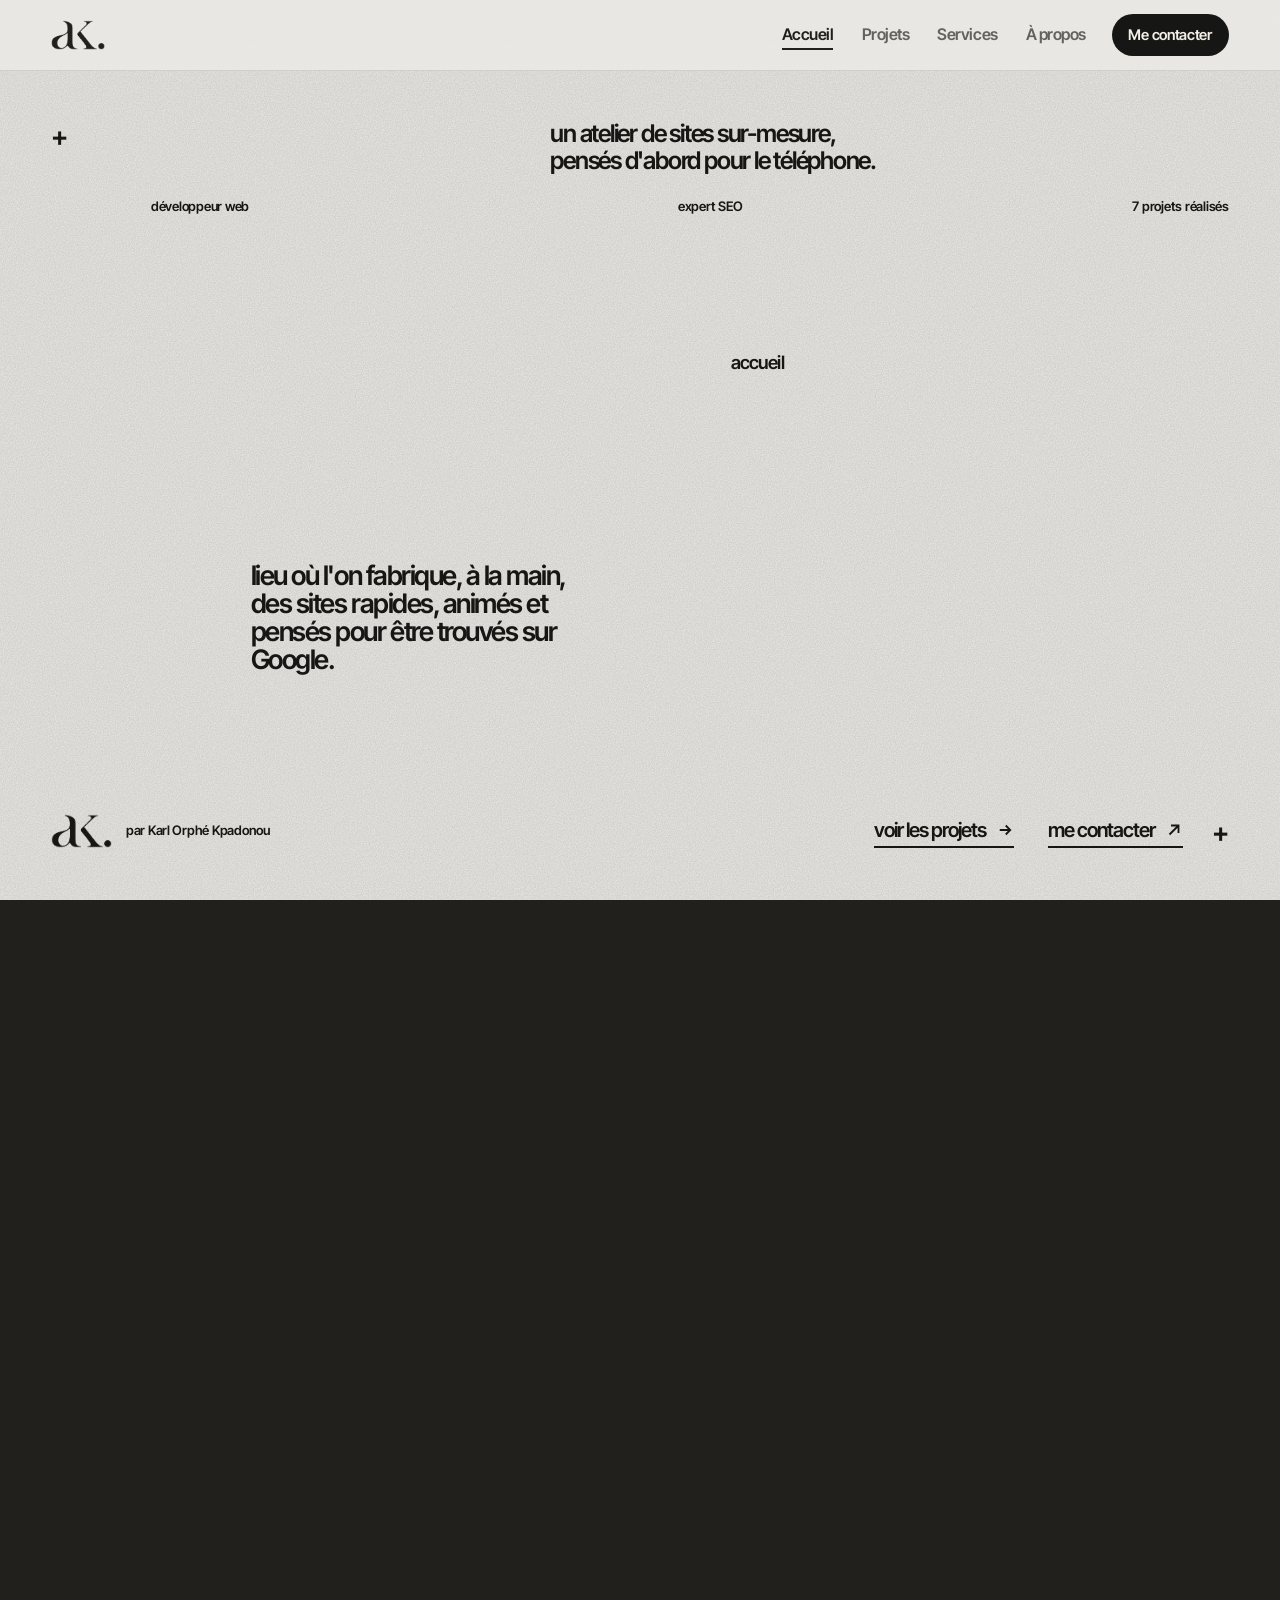
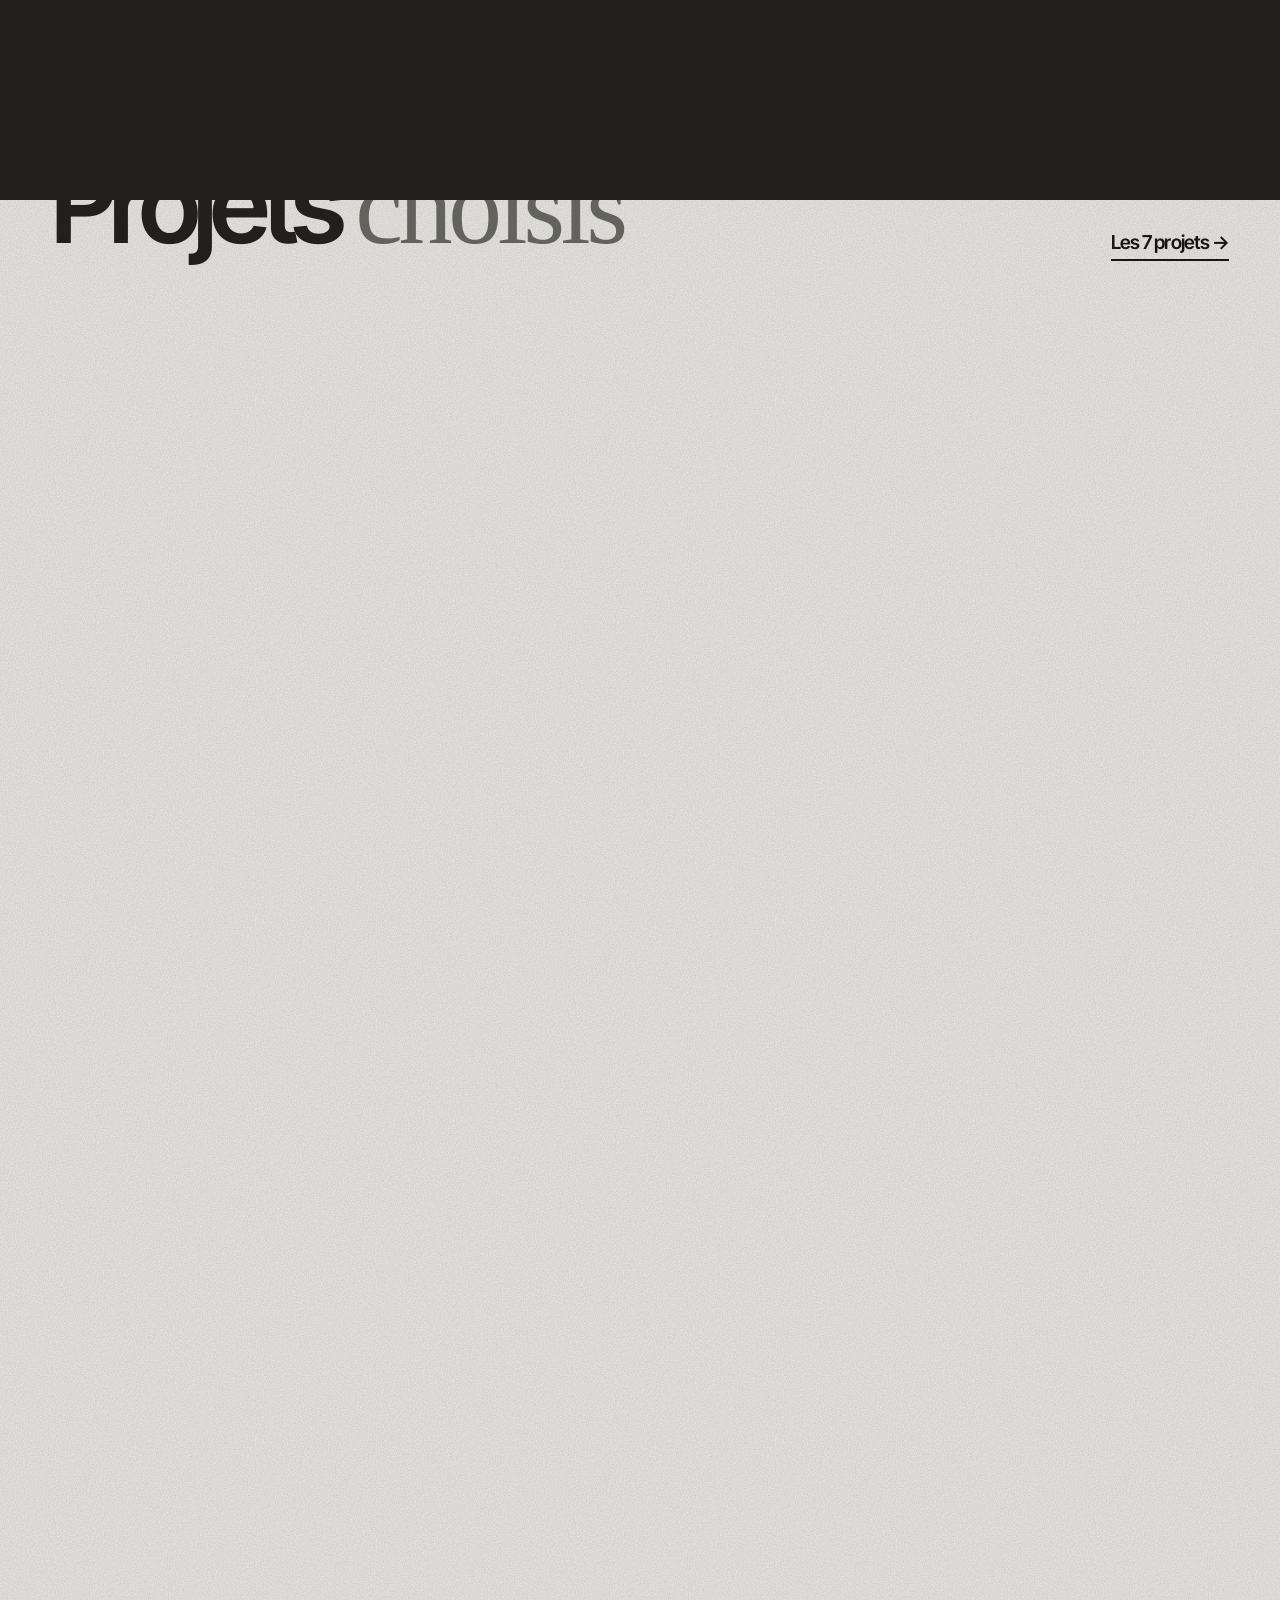
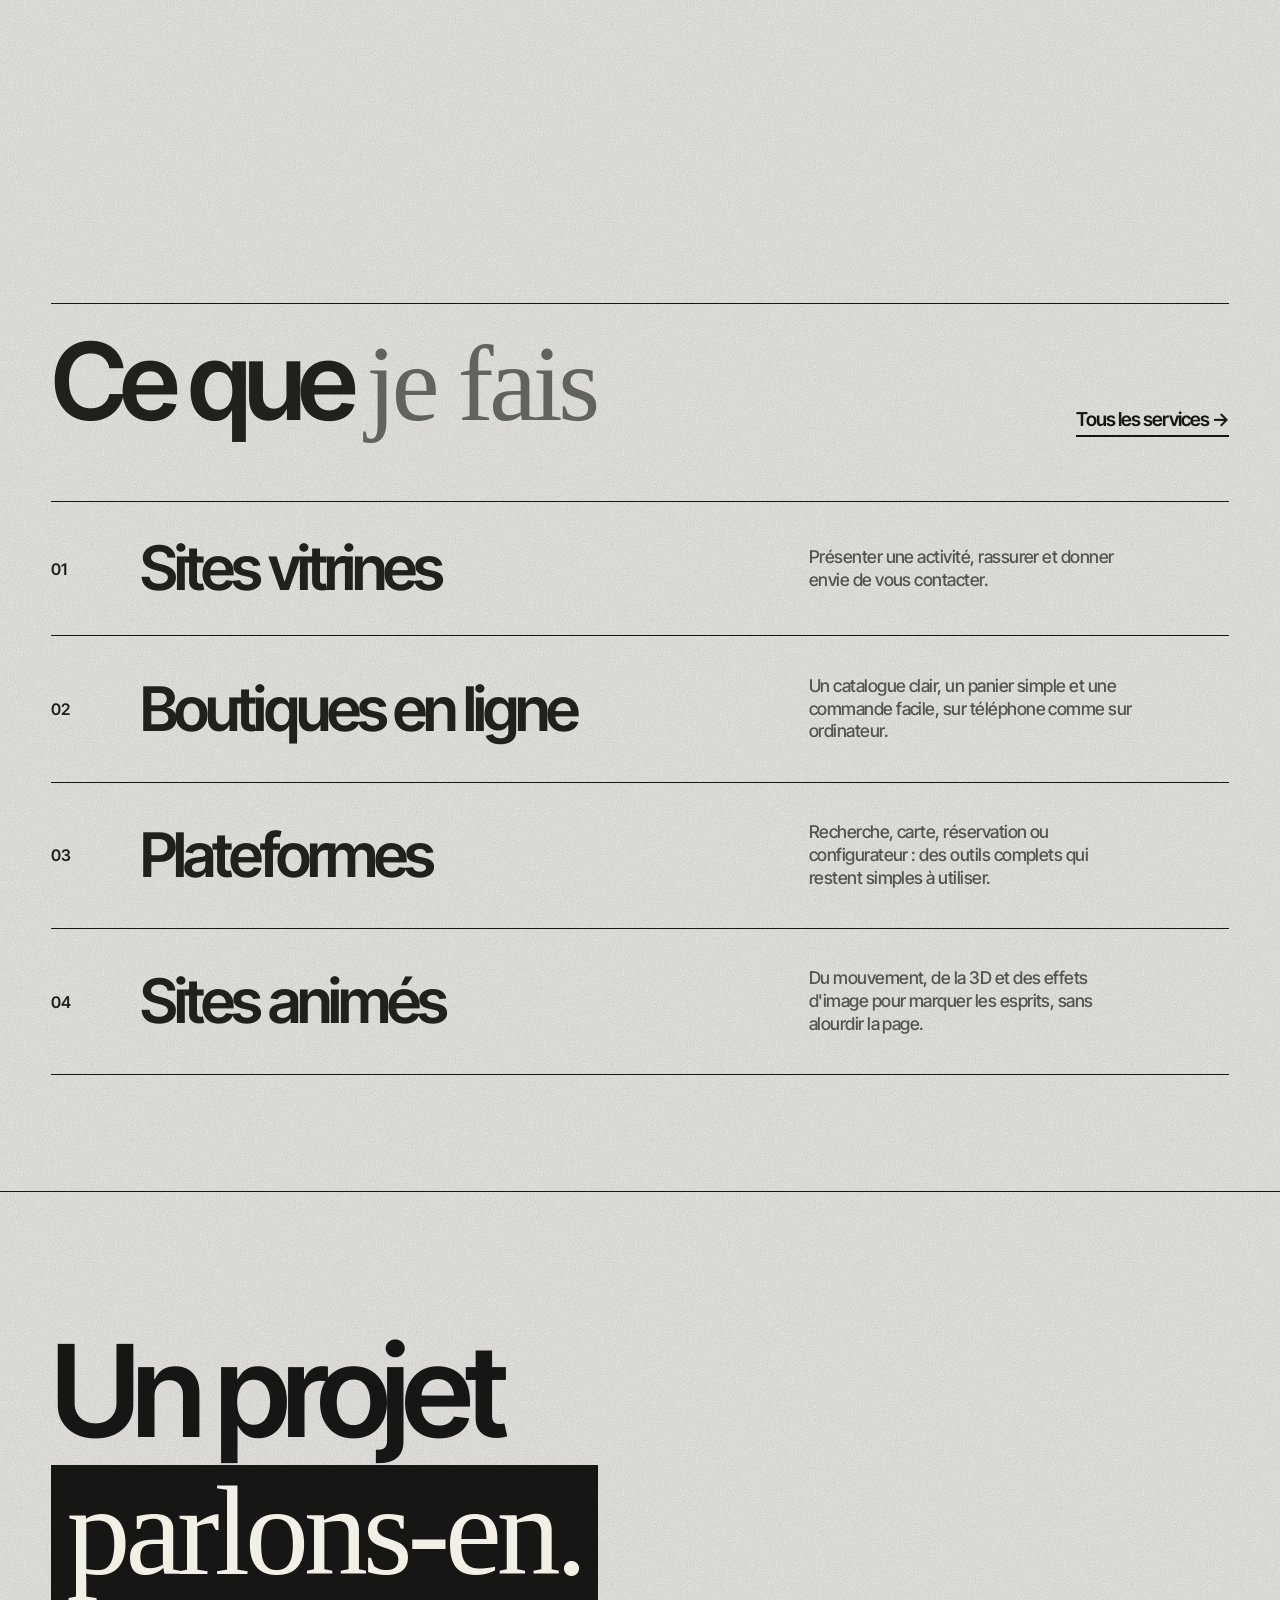
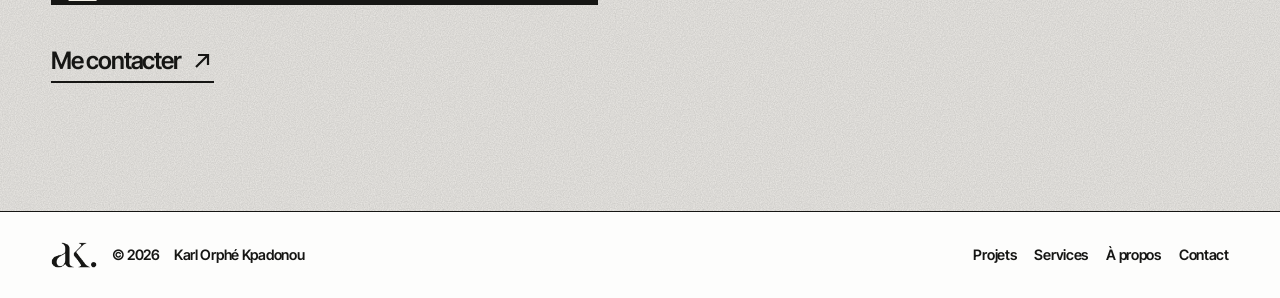
<file: index.html>
<!doctype html>
<html lang="fr"><head><meta charset="utf-8"><meta name="viewport" content="width=device-width,initial-scale=1">
<title>Karl Orphé Kpadonou · Portfolio</title>
<meta http-equiv="refresh" content="0; url=folio/"><link rel="canonical" href="folio/">
</head><body><p><a href="folio/">Ouvrir le portfolio</a></p></body></html>
</file>
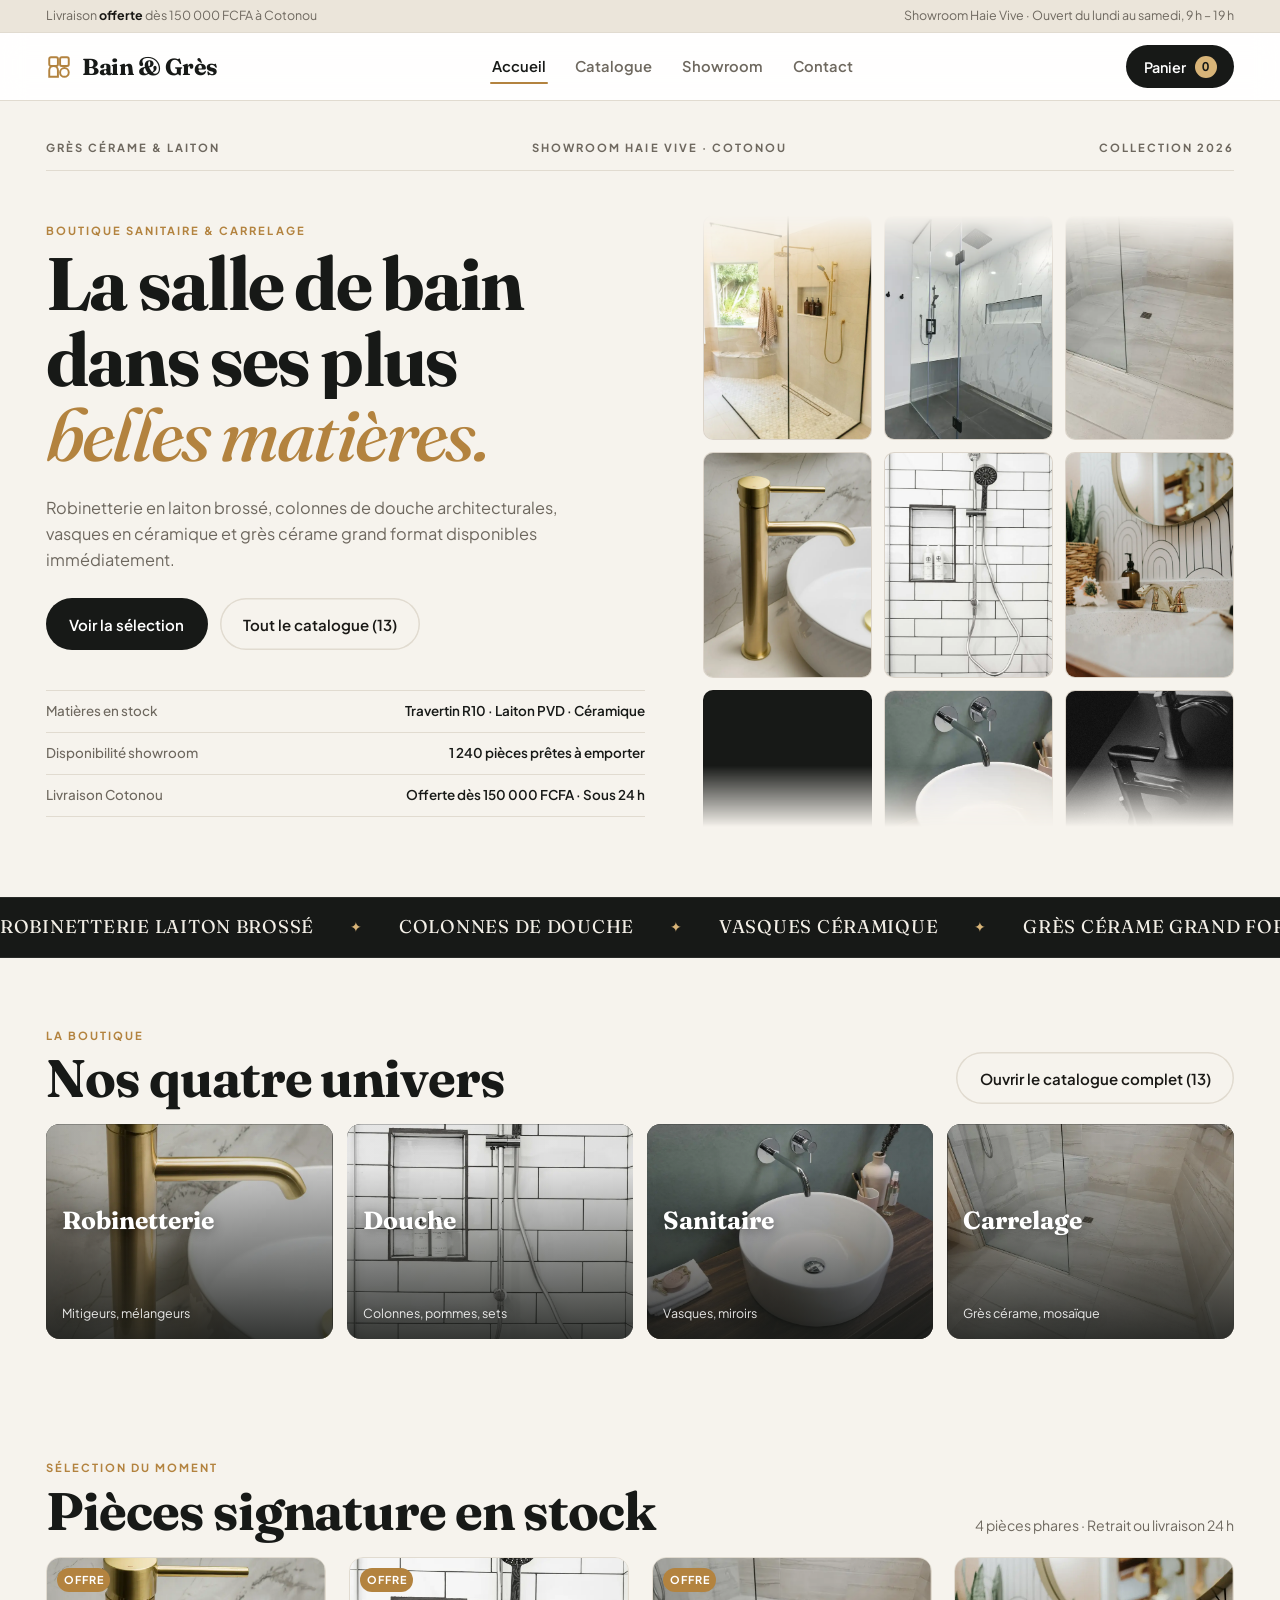
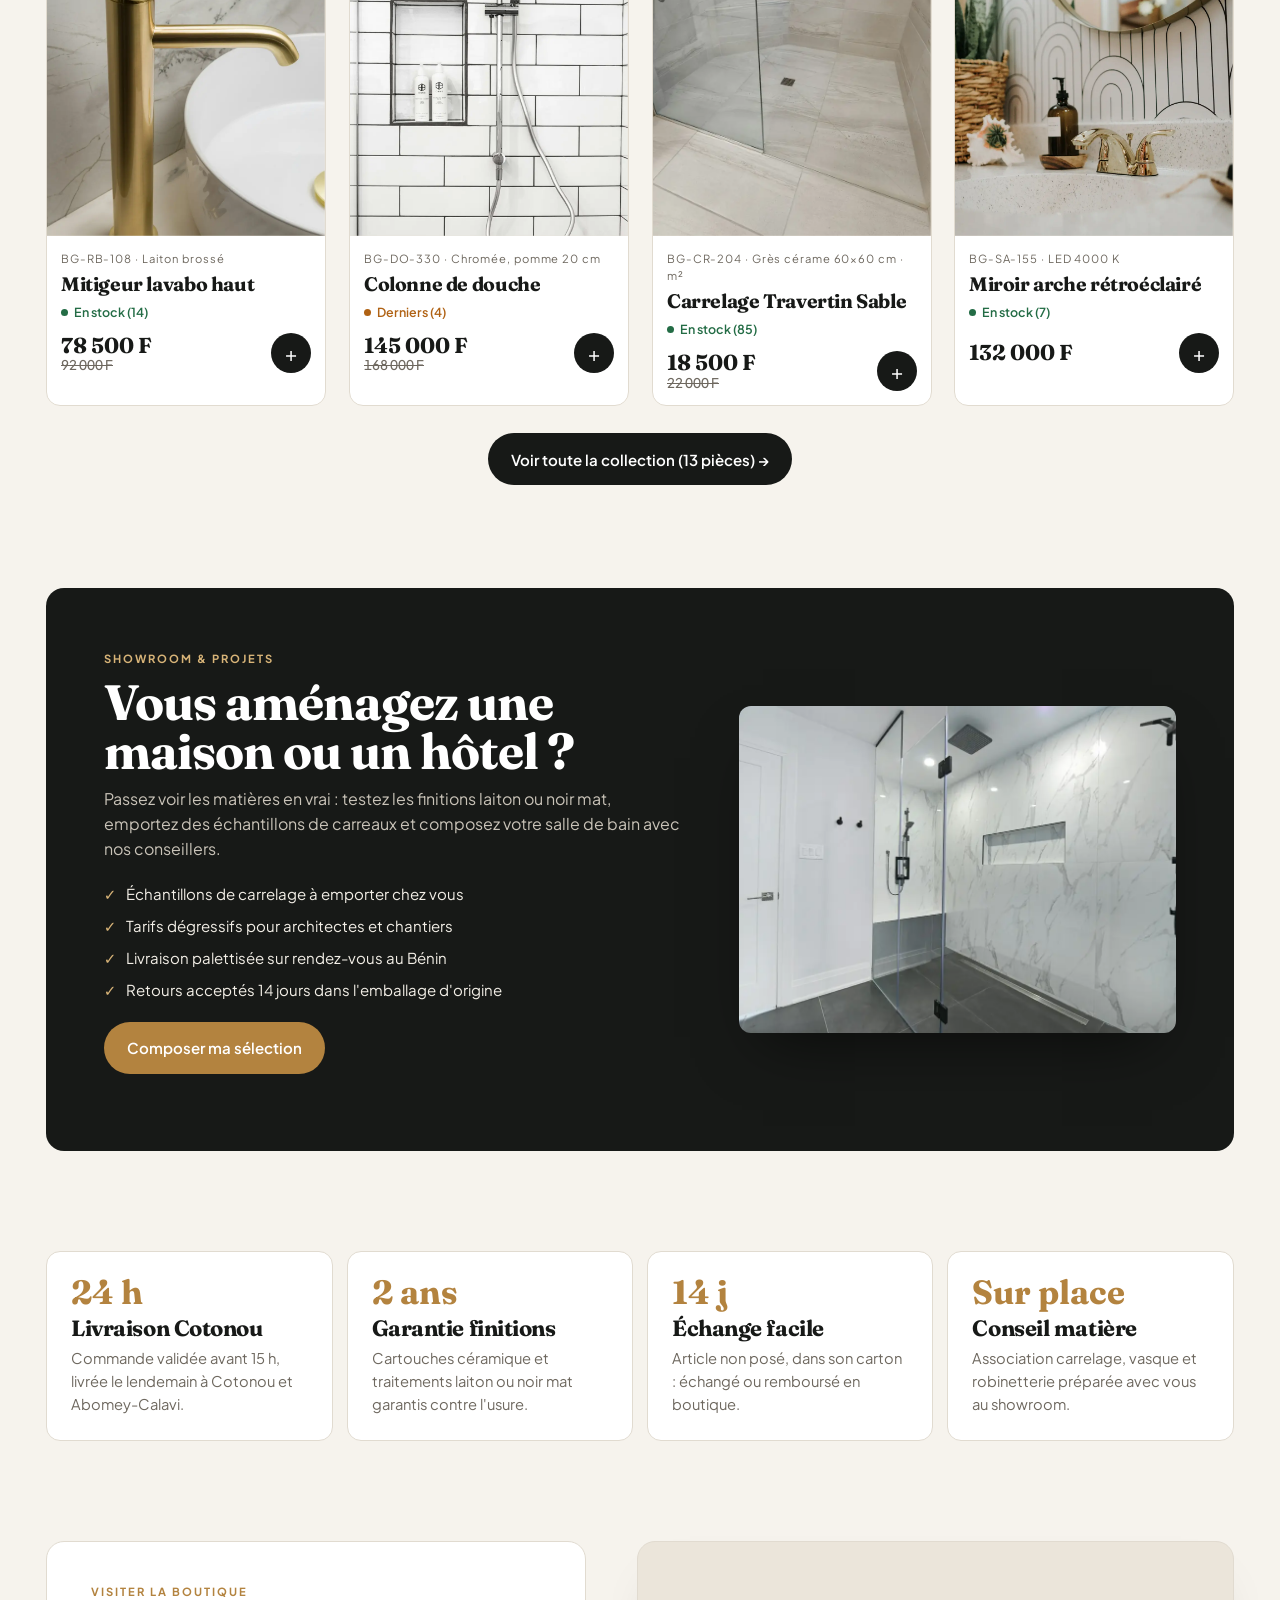
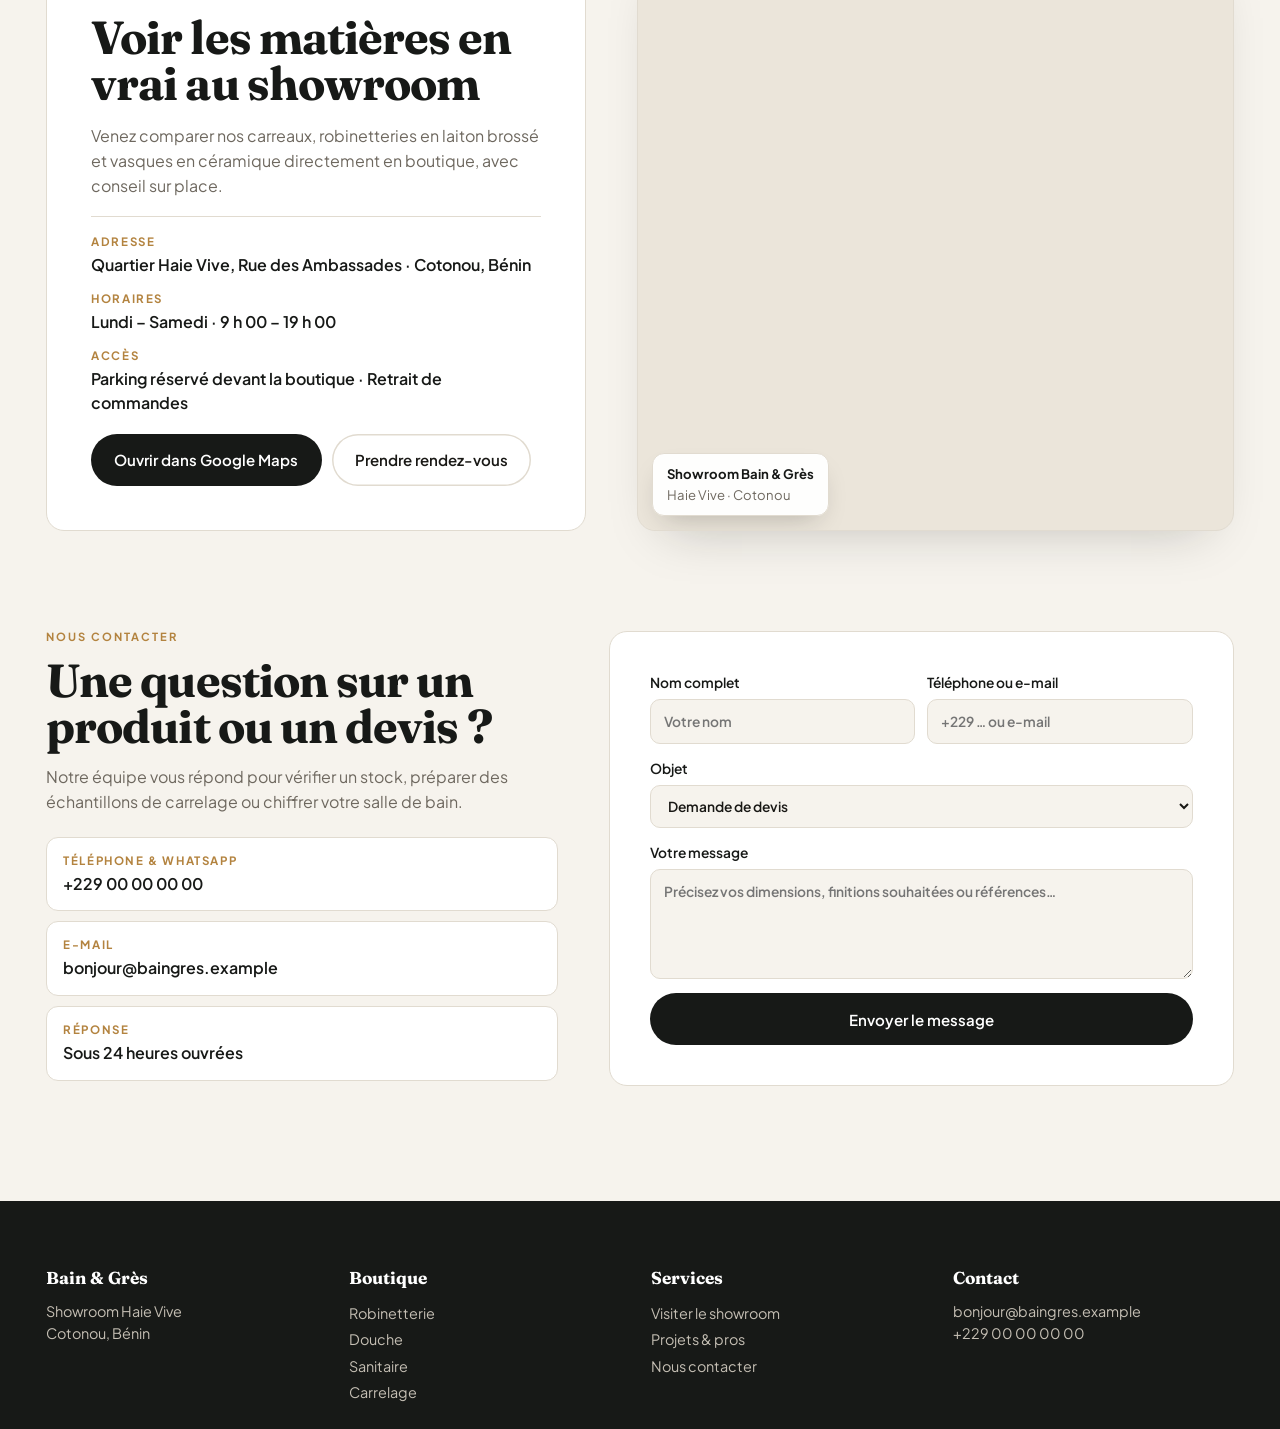
<file: baingres/index.html>
<!DOCTYPE html>
<html lang="fr" data-site="baingres">
<head>
<meta charset="utf-8">
<meta name="viewport" content="width=device-width, initial-scale=1">
<title>Bain &amp; Grès — Boutique Sanitaire, Robinetterie &amp; Carrelage</title>
<link rel="icon" href="data:,">
<meta name="description" content="Bain & Grès, boutique de salle de bain, robinetterie, douche et carrelage. catalogue, recherche, panier.">
<link rel="preconnect" href="https://fonts.googleapis.com">
<link rel="preconnect" href="https://fonts.gstatic.com" crossorigin>
<link href="https://fonts.googleapis.com/css2?family=Fraunces:ital,opsz,wght@0,9..144,500;0,9..144,700;1,9..144,500&family=Plus+Jakarta+Sans:wght@400;500;600;700&display=swap" rel="stylesheet">
<style>
/* DA : Showroom architectural de salle de bain & carrelage. Travertin chaud, blanc céramique, laiton brossé, anthracite mat. */
:root{
  --bg:#f6f3ed; --surface:#ffffff; --wash:#ebe5da; --deep:#171917; --deep2:#232723;
  --brass:#b3833f; --brass2:#d8b478; --ink:#191815; --mute:#6e685f; --line:#e1dbd0;
  --display:"Fraunces",Georgia,serif; --body:"Plus Jakarta Sans",system-ui,-apple-system,"Segoe UI",sans-serif;
  --gut:clamp(16px,3.6vw,52px); color-scheme:light;
}
*{box-sizing:border-box;margin:0}
html{overflow-x:clip}
body{background:var(--bg);color:var(--ink);font:400 1rem/1.55 var(--body)}
img{display:block;max-width:100%}
a{color:inherit;text-decoration:none}
button,input,select{font:inherit;color:inherit}
:focus-visible{outline:3px solid var(--brass);outline-offset:2px}
h1,h2,h3{font-family:var(--display);font-weight:700;line-height:.98;letter-spacing:-.02em;text-wrap:balance}
.tag{font:700 .7rem/1 var(--body);letter-spacing:.18em;text-transform:uppercase;color:var(--brass)}

.btn{display:inline-flex;align-items:center;justify-content:center;gap:.6em;padding:.95em 1.55em;background:var(--deep);color:#fff;font-weight:600;font-size:.94rem;border:0;cursor:pointer;border-radius:999px;transition:background .28s,transform .25s,box-shadow .28s}
.btn:hover{background:var(--brass);box-shadow:0 12px 26px -12px rgba(179,131,63,.65)}
.btn:active{transform:scale(.97)}
.btn.brass{background:var(--brass);color:#fff}
.btn.brass:hover{background:#fff;color:var(--deep)}
.btn.line{background:none;color:var(--ink);box-shadow:inset 0 0 0 1.5px var(--line)}
.btn.line:hover{background:var(--deep);color:#fff;box-shadow:none}

.demo{background:var(--deep);color:#cfc9be;font-size:.76rem;padding:.5em var(--gut);text-align:center}
.demo b{color:#fff}

/* Barre utilitaire + nav */
.util{background:var(--wash);color:var(--mute);font-size:.78rem;padding:.52em var(--gut);display:flex;justify-content:space-between;gap:14px;flex-wrap:wrap;border-bottom:1px solid var(--line)}
.util b{color:var(--ink)}
.nav{position:sticky;top:0;z-index:70;transform:translateZ(0);background:rgba(255,255,255,.92);backdrop-filter:blur(12px);border-bottom:1px solid var(--line);display:grid;grid-template-columns:auto 1fr auto;gap:clamp(10px,2vw,28px);align-items:center;padding:12px var(--gut)}
main{position:relative;z-index:1}
.logo{display:flex;align-items:center;gap:10px;font:700 1.45rem/1 var(--display);letter-spacing:-.02em;color:var(--deep)}
.logo svg{width:26px;height:26px;flex:none;color:var(--brass)}
.nav-links{display:flex;align-items:center;gap:clamp(12px,2vw,26px);justify-self:center;font-size:.92rem;font-weight:600;color:var(--mute)}
.nav-links a{padding:6px 2px;position:relative;transition:color .2s}
.nav-links a:hover,.nav-links a[aria-current=page]{color:var(--deep)}
.nav-links a[aria-current=page]::after{content:"";position:absolute;left:0;right:0;bottom:0;height:2px;background:var(--brass);border-radius:2px}
.navr{display:flex;align-items:center;gap:10px}
.cartbtn{display:flex;align-items:center;gap:9px;background:var(--deep);color:#fff;font-weight:600;font-size:.9rem;padding:.72em 1.2em;border:0;border-radius:999px;cursor:pointer;transition:background .25s}
.cartbtn:hover{background:var(--brass)}
.cartbtn b{display:grid;place-items:center;min-width:22px;height:22px;border-radius:50%;background:var(--brass2);color:var(--deep);font-size:.75rem;font-weight:700;font-variant-numeric:tabular-nums}
.cartbtn.bump b{animation:bump .5s cubic-bezier(.3,1.8,.5,1)}
@keyframes bump{40%{transform:scale(1.65)}}
@media(max-width:760px){.nav{grid-template-columns:auto auto;grid-template-areas:"logo cart" "links links"}.logo{grid-area:logo}.navr{grid-area:cart}.nav-links{grid-area:links;justify-self:start;overflow-x:auto;max-width:100%}.util{display:none}}

/* Hero Architectural — Split éditorial + 3 colonnes contre-défilantes (style Atrium / Atelier) */
.hero{position:relative;padding:clamp(22px,3vw,38px) var(--gut) clamp(44px,5.5vw,72px);background:var(--bg);color:var(--ink);overflow:hidden}
.hero-bar{display:flex;justify-content:space-between;gap:12px;flex-wrap:wrap;font-size:.7rem;font-weight:700;letter-spacing:.18em;text-transform:uppercase;color:var(--mute);padding-bottom:14px;position:relative;margin-bottom:clamp(24px,3.5vw,44px)}
.hero-bar::after{content:"";position:absolute;left:0;right:0;bottom:0;height:1px;background:var(--line);transform-origin:left;transform:scaleX(0);transition:transform 1s cubic-bezier(.16,1,.3,1)}
.go .hero-bar::after{transform:scaleX(1)}
.hero-grid{display:grid;grid-template-columns:1.06fr .94fr;gap:clamp(28px,4.5vw,64px);align-items:center}
.hero-copy{display:grid;gap:0;align-content:center}
.hero h1{font-size:clamp(2.85rem,5.8vw,5.15rem);color:var(--deep);margin-top:12px;letter-spacing:-.025em;line-height:.95}
.hero h1 .l{display:block;overflow:hidden;padding-bottom:.07em}
.hero h1 .l>i{display:block;font-style:normal;transform:translateY(115%);transition:transform .95s cubic-bezier(.16,1,.3,1)}
.go .hero h1 .l>i{transform:none}
.hero h1 .l:nth-child(2)>i{transition-delay:.09s}.hero h1 .l:nth-child(3)>i{transition-delay:.18s}
.hero h1 em{font-style:italic;font-weight:500;color:var(--brass)}
.hero-copy p{max-width:44ch;margin:20px 0 26px;color:var(--mute);font-size:1.02rem;line-height:1.58}
.hero-cta{display:flex;gap:12px;flex-wrap:wrap}
.spec-tbl{margin-top:clamp(26px,3.6vw,40px);border-top:1px solid var(--line);display:grid}
.spec-tbl div{display:flex;justify-content:space-between;gap:16px;padding:10px 0;border-bottom:1px solid var(--line);font-size:.84rem}
.spec-tbl dt{color:var(--mute);font-weight:500}
.spec-tbl dd{color:var(--deep);font-weight:600;text-align:right}

/* 3 colonnes contre-défilantes en temps réel */
.mosaic{position:relative;height:clamp(430px,68vh,630px);display:grid;grid-template-columns:repeat(3,1fr);gap:12px;overflow:hidden;mask-image:linear-gradient(180deg,transparent 0%,#000 10%,#000 90%,transparent 100%);-webkit-mask-image:linear-gradient(180deg,transparent 0%,#000 10%,#000 90%,transparent 100%)}
.mcol{display:grid;gap:12px;align-content:start;will-change:transform}
.mcol.up{animation:colUp 24s linear infinite}
.mcol.dn{animation:colDn 28s linear infinite}
.mosaic:hover .mcol{animation-play-state:paused}
.mcol figure{margin:0;border-radius:10px;overflow:hidden;background:var(--wash);aspect-ratio:3/4;border:1px solid rgba(25,24,21,.08)}
.mcol figure.tone{background:var(--deep);display:grid;place-items:end start;padding:16px;color:#fff;font-family:var(--display);font-size:1.15rem;line-height:1.1}
.mcol figure.tone span{color:var(--brass2);font-family:var(--body);font-size:.66rem;letter-spacing:.16em;text-transform:uppercase;display:block;margin-bottom:6px}
.mcol img{width:100%;height:100%;object-fit:cover;transition:transform .6s cubic-bezier(.16,1,.3,1)}
.mcol figure:hover img{transform:scale(1.06)}
@keyframes colUp{from{transform:translateY(0)}to{transform:translateY(-50%)}}
@keyframes colDn{from{transform:translateY(-50%)}to{transform:translateY(0)}}

/* Bandeau défilant signature */
.strip{background:var(--deep);color:#f3efe7;border-top:1px solid rgba(255,255,255,.08);border-bottom:1px solid rgba(255,255,255,.08);overflow:hidden;padding:15px 0;user-select:none}
.strip-track{display:flex;width:max-content;gap:36px;animation:marquee 32s linear infinite;font-family:var(--display);font-size:1.15rem;letter-spacing:.04em}
.strip:hover .strip-track{animation-play-state:paused}
.strip-track span{display:inline-flex;align-items:center;gap:36px;white-space:nowrap}
.strip-track em{color:var(--brass2);font-style:normal;font-size:.85rem}
@keyframes marquee{from{transform:translateX(0)}to{transform:translateX(-50%)}}

/* Révélations au scroll & cartes */
.rv{opacity:0;transform:translateY(24px);transition:opacity .7s cubic-bezier(.16,1,.3,1),transform .7s cubic-bezier(.16,1,.3,1)}
.rv.in{opacity:1;transform:none}
.cat{opacity:0;transform:translateY(22px);transition:opacity .65s cubic-bezier(.16,1,.3,1),transform .65s cubic-bezier(.16,1,.3,1),box-shadow .4s}
.cat:nth-child(2){transition-delay:.07s}.cat:nth-child(3){transition-delay:.14s}.cat:nth-child(4){transition-delay:.21s}
.cats.in .cat{opacity:1;transform:none}
.cat img{clip-path:inset(0 0 100% 0);transition:clip-path .75s cubic-bezier(.16,1,.3,1),transform .9s cubic-bezier(.2,.7,.2,1)}
.cats.in .cat img{clip-path:inset(0)}
.nojs .rv,.nojs .cat{opacity:1;transform:none}
.nojs .cat img{clip-path:none}
#featuredGrid{grid-template-columns:repeat(4,1fr)}
.fly{position:fixed;z-index:100;border-radius:10px;object-fit:cover;pointer-events:none;transition:all .72s cubic-bezier(.5,-.15,.3,1)}
.sel-cta{display:flex;justify-content:center;padding-top:8px}
@media(max-width:960px){#featuredGrid{grid-template-columns:repeat(2,1fr)}}
@media(max-width:900px){.hero-grid{grid-template-columns:1fr}.mosaic{height:360px}}
@media(max-width:600px){.mosaic{grid-template-columns:repeat(2,1fr);height:320px}.mcol:last-child{display:none}}
@media(max-width:560px){#featuredGrid{grid-template-columns:1fr}}

/* Indicateur 3D de progression showroom */
.dial{position:fixed;right:18px;bottom:22px;z-index:55;width:54px;height:54px;border-radius:50%;background:rgba(255,255,255,.9);backdrop-filter:blur(8px);border:1px solid var(--line);box-shadow:0 12px 30px -12px rgba(25,24,21,.28);display:none;place-items:center;cursor:pointer;perspective:300px;opacity:0;pointer-events:none;transform:translateY(12px);transition:opacity .25s,transform .25s}
.dial.on{opacity:1;pointer-events:auto;transform:none}
.dial svg{width:38px;height:38px;transform:rotate(var(--r,0deg));transition:transform .08s linear}
.dial circle.fg{stroke:var(--brass);stroke-dasharray:100;stroke-dashoffset:calc(100 - var(--k,0)*100);transition:stroke-dashoffset .1s linear}
@media(min-width:1100px){.dial{display:grid}}
.spark{position:fixed;z-index:120;width:8px;height:8px;border-radius:50%;background:var(--brass);pointer-events:none}

/* Catégories */
.cats{padding:clamp(28px,4.5vw,56px) var(--gut) 0;display:grid;grid-template-columns:repeat(auto-fit,minmax(min(100%,180px),1fr));gap:14px}
.cat{position:relative;border-radius:14px;overflow:hidden;aspect-ratio:4/3;display:grid;align-items:end;padding:16px;color:#fff;cursor:pointer;border:0;text-align:left;background:var(--deep);transform-style:preserve-3d;transition:transform .4s cubic-bezier(.2,.8,.2,1),box-shadow .4s}
.cat::after{content:"";position:absolute;inset:0;background:linear-gradient(180deg,rgba(23,25,23,.08) 20%,rgba(23,25,23,.86) 100%)}
.cat img{position:absolute;inset:0;width:100%;height:100%;object-fit:cover;transition:transform .9s cubic-bezier(.2,.7,.2,1)}
.cat:hover{transform:translateY(-4px);box-shadow:0 22px 42px -20px rgba(25,24,21,.4)}
.cat:hover img{transform:scale(1.08)}
.cat span,.cat small{position:relative;z-index:2;text-shadow:0 2px 12px rgba(0,0,0,.45)}
.cat span{font:700 1.55rem/1.05 var(--display)}
.cat small{display:block;font-size:.78rem;opacity:.88;margin-top:3px}

/* Catalogue avec cartes 3D */
.shop{padding:clamp(38px,5vw,70px) var(--gut) clamp(54px,8vw,110px);display:grid;gap:20px}
.shop-head{display:flex;justify-content:space-between;align-items:flex-end;gap:16px;flex-wrap:wrap}
.shop-head h2{font-size:clamp(2rem,4.6vw,3.3rem);color:var(--deep);margin-top:6px}
.tools{display:flex;gap:8px;flex-wrap:wrap;align-items:center}
.chips{display:flex;gap:6px;flex-wrap:wrap}
.chips button{padding:.52em 1.05em;border-radius:999px;border:1.5px solid var(--line);background:#fff;font-weight:600;font-size:.86rem;cursor:pointer;transition:background .25s,color .25s,border-color .25s}
.chips button[aria-pressed=true]{background:var(--deep);color:#fff;border-color:var(--deep)}
select.sort{padding:.52em .9em;border:1.5px solid var(--line);border-radius:999px;background:#fff;font-weight:600;font-size:.86rem}
.count{color:var(--mute);font-size:.88rem}
.grid{display:grid;grid-template-columns:repeat(auto-fill,minmax(min(100%,245px),1fr));gap:clamp(14px,1.8vw,24px);perspective:1200px}
.card{border:1px solid var(--line);border-radius:14px;overflow:hidden;display:grid;grid-template-rows:auto 1fr;background:#fff;transform-style:preserve-3d;transition:box-shadow .35s,transform .22s ease-out,border-color .35s;will-change:transform}
.card:hover{box-shadow:0 26px 48px -26px rgba(25,24,21,.34);border-color:#cfc6b6}
.card .ph{position:relative;aspect-ratio:1;overflow:hidden;background:var(--wash);cursor:pointer}
.card .ph::after{content:"";position:absolute;inset:0;background:linear-gradient(125deg,rgba(255,255,255,.28) 0%,transparent 45%,rgba(179,131,63,.12) 100%);opacity:0;transition:opacity .4s;pointer-events:none}
.card:hover .ph::after{opacity:1}
.card .ph img{width:100%;height:100%;object-fit:cover;clip-path:inset(0 0 100% 0);transform:scale(1.1);transition:clip-path .65s cubic-bezier(.16,1,.3,1),transform .85s cubic-bezier(.16,1,.3,1)}
.card.in .ph img{clip-path:inset(0);transform:none}
.card:hover .ph img{transform:scale(1.06)}
.card .flag{position:absolute;top:10px;left:10px;font-size:.68rem;font-weight:700;letter-spacing:.08em;text-transform:uppercase;padding:.35em .65em;border-radius:999px;background:var(--brass);color:#fff}
.card .eye{position:absolute;right:10px;bottom:10px;background:rgba(255,255,255,.94);backdrop-filter:blur(6px);border:0;border-radius:999px;padding:.48em .9em;font-size:.78rem;font-weight:700;color:var(--deep);cursor:pointer;transform:translateY(140%);transition:transform .35s cubic-bezier(.7,0,.2,1)}
.card:hover .eye,.card:focus-within .eye{transform:none}
.card .body{padding:14px;display:grid;gap:7px;align-content:start}
.card .ref{font-size:.7rem;color:var(--mute);letter-spacing:.08em}
.card h3{font-size:1.22rem;line-height:1.12;color:var(--deep)}
.card .stock{font-size:.78rem;font-weight:600;display:flex;align-items:center;gap:6px;color:#236c45}
.card .stock i{width:7px;height:7px;border-radius:50%;background:currentColor;flex:none}
.card .stock.low{color:#b06214}
.card .foot{display:flex;justify-content:space-between;align-items:center;gap:8px;margin-top:4px}
.card .price{font:700 1.35rem/1 var(--display);color:var(--deep);font-variant-numeric:tabular-nums}
.card .price s{display:block;font-family:var(--body);font-size:.62em;color:var(--mute);font-weight:500;margin-top:2px}
.card .add{background:var(--deep);color:#fff;border:0;border-radius:50%;width:40px;height:40px;font-size:1.25rem;line-height:1;cursor:pointer;transition:background .25s,transform .3s cubic-bezier(.3,1.6,.5,1)}
.card .add:hover{background:var(--brass);transform:rotate(90deg)}
.card.hide{display:none}
.empty{padding:50px 0;text-align:center;color:var(--mute)}
.nojs .card .ph img{clip-path:none;transform:none}

/* Bandeau Showroom / Projets */
.pro{background:var(--deep);color:#f3efe7;border-radius:18px;margin:0 var(--gut) clamp(50px,8vw,100px);padding:clamp(24px,4.5vw,58px);display:grid;grid-template-columns:1.15fr .85fr;gap:clamp(20px,3.5vw,54px);align-items:center;overflow:hidden;position:relative}
.pro h2{font-size:clamp(1.9rem,4.2vw,3.1rem);color:#fff;margin-top:8px}
.pro p{color:#c9c3b8;max-width:48ch;margin:12px 0 20px}
.pro ul{list-style:none;padding:0;display:grid;gap:9px;font-size:.94rem}
.pro li{display:flex;gap:10px;align-items:flex-start}
.pro li::before{content:"✓";color:var(--brass2);font-weight:700}
.pro .pic{border-radius:12px;overflow:hidden;aspect-ratio:4/3;box-shadow:0 28px 60px -24px rgba(0,0,0,.6)}
.pro .pic img{width:100%;height:100%;object-fit:cover}
@media(max-width:800px){.pro{grid-template-columns:1fr}}

/* Engagements boutique */
.why{padding:0 var(--gut) clamp(50px,8vw,100px);display:grid;grid-template-columns:repeat(auto-fit,minmax(min(100%,220px),1fr));gap:14px}
.why article{background:#fff;border:1px solid var(--line);border-radius:14px;padding:24px;display:grid;gap:8px;align-content:start}
.why h3{font-size:1.38rem;color:var(--deep)}
.why p{color:var(--mute);font-size:.92rem}
.why b{font:700 2.1rem/1 var(--display);color:var(--brass)}

/* Visite showroom + Google Maps */
.visit{padding:0 var(--gut) clamp(50px,8vw,100px);display:grid;grid-template-columns:.95fr 1.05fr;gap:clamp(20px,4vw,52px);align-items:stretch}
.visit-info{background:#fff;border:1px solid var(--line);border-radius:18px;padding:clamp(24px,4vw,44px);display:grid;gap:18px;align-content:center}
.visit-info h2{font-size:clamp(1.9rem,4vw,2.9rem);color:var(--deep)}
.visit-info p{color:var(--mute)}
.visit-dl{display:grid;gap:12px;border-top:1px solid var(--line);padding-top:16px}
.visit-dl div{display:grid;gap:2px}
.visit-dl small{font-size:.72rem;text-transform:uppercase;letter-spacing:.14em;color:var(--brass);font-weight:700}
.visit-dl strong{color:var(--deep);font-weight:600}
.map-wrap{position:relative;z-index:1;min-height:360px;border-radius:18px;overflow:hidden;border:1px solid var(--line);background:var(--wash);box-shadow:0 24px 50px -28px rgba(25,24,21,.25)}
.map-wrap iframe{position:absolute;inset:0;width:100%;height:100%;border:0;filter:saturate(.85) contrast(1.02)}
.map-pin{position:absolute;left:14px;bottom:14px;background:rgba(255,255,255,.94);backdrop-filter:blur(8px);border:1px solid var(--line);border-radius:12px;padding:10px 14px;font-size:.82rem;box-shadow:0 12px 28px -12px rgba(25,24,21,.28);pointer-events:none}
.map-pin b{display:block;color:var(--deep)}
.map-pin span{color:var(--mute)}
@media(max-width:860px){.visit{grid-template-columns:1fr}.map-wrap{min-height:300px}}

/* Nous contacter */
.contact{padding:0 var(--gut) clamp(60px,9vw,115px);display:grid;grid-template-columns:.9fr 1.1fr;gap:clamp(22px,4vw,56px);align-items:start}
.contact-side{display:grid;gap:16px}
.contact-side h2{font-size:clamp(1.9rem,4vw,2.9rem);color:var(--deep)}
.contact-side p{color:var(--mute);max-width:42ch}
.cways{display:grid;gap:10px;margin-top:6px}
.cway{background:#fff;border:1px solid var(--line);border-radius:12px;padding:14px 16px;display:grid;gap:2px}
.cway small{font-size:.72rem;text-transform:uppercase;letter-spacing:.14em;color:var(--brass);font-weight:700}
.cway b{color:var(--deep);font-weight:600}
.cform{background:#fff;border:1px solid var(--line);border-radius:18px;padding:clamp(22px,4vw,40px);display:grid;gap:14px}
.cform .row2{display:grid;grid-template-columns:1fr 1fr;gap:12px}
.cform label{display:grid;gap:6px;font-size:.86rem;font-weight:600;color:var(--deep)}
.cform input,.cform select,.cform textarea{width:100%;padding:.78em .95em;border:1.5px solid var(--line);border-radius:10px;background:var(--bg);font:inherit;color:var(--ink);transition:border-color .25s,background .25s}
.cform input:focus,.cform select:focus,.cform textarea:focus{border-color:var(--brass);background:#fff;outline:0}
.cform textarea{min-height:110px;resize:vertical}
.cform .ok{font-size:.86rem;color:#236c45;font-weight:600;display:none}.cform .ok.on{display:block}
@media(max-width:860px){.contact{grid-template-columns:1fr}.cform .row2{grid-template-columns:1fr}}

footer{background:var(--deep);color:#c5bfb4;padding:clamp(36px,5vw,70px) var(--gut) 24px;display:grid;gap:28px;font-size:.9rem}
.fgrid{display:grid;grid-template-columns:repeat(auto-fit,minmax(180px,1fr));gap:22px}
.fgrid b{display:block;color:#fff;margin-bottom:8px;font-family:var(--display);font-size:1.08rem}
.fgrid a{display:block;padding:2px 0}.fgrid a:hover{color:#fff}
.legal{font-size:.76rem;border-top:1px solid rgba(255,255,255,.14);padding-top:16px;color:#938d82}

/* Fiche produit */
dialog{border:0;padding:0;border-radius:16px;max-width:min(880px,94vw);width:100%;max-height:92vh;overflow:auto;background:#fff;color:var(--ink);margin:auto;box-shadow:0 36px 90px -24px rgba(25,24,21,.45)}
dialog::backdrop{background:rgba(23,25,23,.58);backdrop-filter:blur(4px)}
dialog[open]{animation:pop .45s cubic-bezier(.2,.8,.3,1)}
@keyframes pop{from{opacity:0;transform:translateY(16px) scale(.98)}}
.qv{display:grid;grid-template-columns:1fr 1fr}
.qv .pic{aspect-ratio:1;background:var(--wash)}
.qv .pic img{width:100%;height:100%;object-fit:cover}
.qv .txt{padding:clamp(20px,3vw,34px);display:grid;gap:12px;align-content:start}
.qv h2{font-size:clamp(1.7rem,3.2vw,2.4rem);color:var(--deep)}
.qv .price{font:700 2rem/1 var(--display);color:var(--deep);font-variant-numeric:tabular-nums}
.qv dl{display:grid;grid-template-columns:auto 1fr;gap:0;font-size:.9rem}
.qv dt,.qv dd{padding:8px 0;border-top:1px solid var(--line)}
.qv dt{color:var(--mute);padding-right:16px}.qv dd{font-weight:600;text-align:right}
.x{position:absolute;right:12px;top:12px;width:38px;height:38px;border-radius:50%;background:var(--deep);color:#fff;border:0;font-size:1.1rem;cursor:pointer;z-index:4}
@media(max-width:700px){.qv{grid-template-columns:1fr}.qv .pic{aspect-ratio:16/10}}

/* Panier */
.veil{position:fixed;inset:0;z-index:80;background:rgba(23,25,23,.48);opacity:0;pointer-events:none;transition:opacity .35s}
.veil.on{opacity:1;pointer-events:auto}
.drawer{position:fixed;inset:0 0 0 auto;z-index:90;width:min(100%,430px);background:#fff;display:grid;grid-template-rows:auto auto 1fr auto;transform:translateX(102%);transition:transform .5s cubic-bezier(.7,0,.2,1);visibility:hidden}
.drawer.on{transform:none;visibility:visible}
.drawer>header{display:flex;justify-content:space-between;align-items:center;padding:18px;border-bottom:1px solid var(--line)}
.drawer>header h2{font-size:1.65rem;color:var(--deep)}
.drawer>header button{width:38px;height:38px;border-radius:50%;background:var(--wash);border:0;font-size:1.1rem;cursor:pointer}
.ship{padding:12px 18px;background:var(--bg);font-size:.84rem;display:grid;gap:7px}
.ship .bar{height:6px;border-radius:999px;background:var(--line);overflow:hidden}
.ship .bar i{display:block;height:100%;background:linear-gradient(90deg,var(--brass),var(--deep));transform-origin:left;transform:scaleX(0);transition:transform .6s cubic-bezier(.3,1,.4,1)}
.items{overflow:auto;padding:4px 18px;display:grid;align-content:start}
.item{display:grid;grid-template-columns:64px 1fr auto;gap:12px;align-items:center;padding:13px 0;border-bottom:1px solid var(--line);animation:slide .4s cubic-bezier(.2,.8,.3,1)}
@keyframes slide{from{opacity:0;transform:translateX(24px)}}
.item img{width:64px;height:64px;object-fit:cover;border-radius:8px}
.item h3{font-size:1.05rem;color:var(--deep);line-height:1.15}
.item small{color:var(--mute);font-size:.78rem}
.qty{display:flex;align-items:center;gap:5px;margin-top:6px}
.qty button{width:26px;height:26px;border-radius:50%;border:1.5px solid var(--line);background:#fff;cursor:pointer;line-height:1;font-weight:700}
.qty span{min-width:2ch;text-align:center;font-weight:700;font-variant-numeric:tabular-nums}
.item b{font-variant-numeric:tabular-nums;white-space:nowrap}
.drawer>footer{background:#fff;color:var(--ink);padding:18px;border-top:1px solid var(--line);display:grid;gap:12px}
.lines{display:grid;gap:6px;font-size:.9rem}
.lines div{display:flex;justify-content:space-between}
.lines .tot{font:700 1.45rem/1 var(--display);color:var(--deep);padding-top:8px;border-top:1px solid var(--line);margin-top:4px}
.lines b{font-variant-numeric:tabular-nums}
.city{display:flex;gap:8px;align-items:center;font-size:.86rem}
.city select{flex:1;padding:.55em .7em;border:1.5px solid var(--line);border-radius:8px;background:#fff}
.note{font-size:.8rem;color:var(--mute);display:none}.note.on{display:block}
.fly{position:fixed;z-index:100;border-radius:10px;object-fit:cover;pointer-events:none;transition:all .75s cubic-bezier(.5,-.15,.3,1)}
.emptyc{padding:36px 0;text-align:center;color:var(--mute)}

@media(prefers-reduced-motion:reduce){*,*::before,*::after{transition:none!important;animation:none!important}.card .ph img{clip-path:none;transform:none}.rig,.card{transform:none!important}}
</style>
<link rel="stylesheet" href="../mobile-compact.css"><script src="../mobile-compact.js" defer></script>
</head>
<body class="nojs">
<div class="util"><span>Livraison <b>offerte</b> dès 150 000 FCFA à Cotonou</span><span>Showroom Haie Vive · Ouvert du lundi au samedi, 9 h – 19 h</span></div>

<header class="nav">
  <a class="logo" href="#top"><svg viewBox="0 0 24 24" fill="none" stroke="currentColor" stroke-width="1.8" aria-hidden="true"><rect x="3" y="3" width="8" height="8" rx="1.5"/><rect x="13" y="3" width="8" height="8" rx="1.5"/><path d="M3 15a4 4 0 0 1 8 0v6H3v-6Z"/><circle cx="17" cy="17" r="4"/></svg>Bain &amp; Grès</a>
  <nav class="nav-links" aria-label="Navigation principale">
    <a href="index.html" aria-current="page">Accueil</a>
    <a href="catalogue.html">Catalogue</a>
    <a href="#visite">Showroom</a>
    <a href="#contact">Contact</a>
  </nav>
  <div class="navr"><button class="cartbtn" id="cartBtn">Panier <b id="cartN">0</b></button></div>
</header>

<main id="top">
<section class="hero" id="hero">
  <div class="hero-bar"><span>Grès cérame &amp; Laiton</span><span>Showroom Haie Vive · Cotonou</span><span>Collection 2026</span></div>
  <div class="hero-grid">
    <div class="hero-copy">
      <span class="tag">Boutique sanitaire &amp; carrelage</span>
      <h1><span class="l"><i>La salle de bain</i></span><span class="l"><i>dans ses plus</i></span><span class="l"><i><em>belles matières.</em></i></span></h1>
      <p>Robinetterie en laiton brossé, colonnes de douche architecturales, vasques en céramique et grès cérame grand format disponibles immédiatement.</p>
      <div class="hero-cta"><a class="btn" href="#selection">Voir la sélection</a><a class="btn line" href="catalogue.html">Tout le catalogue (13)</a></div>
      <dl class="spec-tbl">
        <div><dt>Matières en stock</dt><dd>Travertin R10 · Laiton PVD · Céramique</dd></div>
        <div><dt>Disponibilité showroom</dt><dd>1 240 pièces prêtes à emporter</dd></div>
        <div><dt>Livraison Cotonou</dt><dd>Offerte dès 150 000 FCFA · Sous 24 h</dd></div>
      </dl>
    </div>
    <div class="mosaic" aria-hidden="true">
      <div class="mcol up">
        <figure><img src="img/p10.webp" alt="" fetchpriority="high"></figure>
        <figure><img src="img/p1.webp" alt=""></figure>
        <figure class="tone"><div><span>Finition 01</span>Laiton brossé PVD</div></figure>
        <figure><img src="img/p10.webp" alt=""></figure>
        <figure><img src="img/p1.webp" alt=""></figure>
        <figure class="tone"><div><span>Finition 01</span>Laiton brossé PVD</div></figure>
      </div>
      <div class="mcol dn">
        <figure><img src="img/p16.webp" alt=""></figure>
        <figure><img src="img/p6.webp" alt=""></figure>
        <figure><img src="img/p3.webp" alt=""></figure>
        <figure><img src="img/p16.webp" alt=""></figure>
        <figure><img src="img/p6.webp" alt=""></figure>
        <figure><img src="img/p3.webp" alt=""></figure>
      </div>
      <div class="mcol up">
        <figure><img src="img/p15.webp" alt=""></figure>
        <figure><img src="img/p18.webp" alt=""></figure>
        <figure><img src="img/p4.webp" alt=""></figure>
        <figure><img src="img/p15.webp" alt=""></figure>
        <figure><img src="img/p18.webp" alt=""></figure>
        <figure><img src="img/p4.webp" alt=""></figure>
      </div>
    </div>
  </div>
</section>

<div class="strip" aria-hidden="true">
  <div class="strip-track">
    <span>ROBINETTERIE LAITON BROSSÉ <em>✦</em> COLONNES DE DOUCHE <em>✦</em> VASQUES CÉRAMIQUE <em>✦</em> GRÈS CÉRAME GRAND FORMAT <em>✦</em> SHOWROOM HAIE VIVE COTONOU <em>✦</em></span>
    <span>ROBINETTERIE LAITON BROSSÉ <em>✦</em> COLONNES DE DOUCHE <em>✦</em> VASQUES CÉRAMIQUE <em>✦</em> GRÈS CÉRAME GRAND FORMAT <em>✦</em> SHOWROOM HAIE VIVE COTONOU <em>✦</em></span>
  </div>
</div>

<button class="dial" id="dial" aria-label="Revenir en haut" title="Revenir en haut">
  <svg viewBox="0 0 36 36"><circle cx="18" cy="18" r="15.9" fill="none" stroke="#e1dbd0" stroke-width="2.2"/><circle class="fg" cx="18" cy="18" r="15.9" fill="none" stroke-width="2.4" stroke-linecap="round" pathLength="100"/><path d="M18 22V14m-3.5 3.5L18 14l3.5 3.5" fill="none" stroke="#191815" stroke-width="1.8" stroke-linecap="round" stroke-linejoin="round"/></svg>
</button>

<section class="shop" id="univers" style="padding-bottom:clamp(28px,4vw,52px)">
  <div class="shop-head rv">
    <div><span class="tag">La boutique</span><h2>Nos quatre univers</h2></div>
    <a class="btn line" href="catalogue.html">Ouvrir le catalogue complet (13)</a>
  </div>
  <div class="cats rv" style="padding:0" aria-label="Univers">
    <a class="cat" href="catalogue.html?cat=robinetterie"><img src="img/p1.webp" alt=""><span>Robinetterie</span><small>Mitigeurs, mélangeurs</small></a>
    <a class="cat" href="catalogue.html?cat=douche"><img src="img/p6.webp" alt=""><span>Douche</span><small>Colonnes, pommes, sets</small></a>
    <a class="cat" href="catalogue.html?cat=sanitaire"><img src="img/p3.webp" alt=""><span>Sanitaire</span><small>Vasques, miroirs</small></a>
    <a class="cat" href="catalogue.html?cat=carrelage"><img src="img/p15.webp" alt=""><span>Carrelage</span><small>Grès cérame, mosaïque</small></a>
  </div>
</section>

<section class="shop" id="selection">
  <div class="shop-head rv">
    <div><span class="tag">Sélection du moment</span><h2>Pièces signature en stock</h2></div>
    <span class="count">4 pièces phares · Retrait ou livraison 24 h</span>
  </div>
  <div class="grid" id="featuredGrid"></div>
  <div class="sel-cta rv"><a class="btn" href="catalogue.html">Voir toute la collection (13 pièces) →</a></div>
</section>

<section class="pro" id="pro">
  <div>
    <span class="tag" style="color:var(--brass2)">Showroom &amp; projets</span>
    <h2>Vous aménagez une maison ou un hôtel&nbsp;?</h2>
    <p>Passez voir les matières en vrai : testez les finitions laiton ou noir mat, emportez des échantillons de carreaux et composez votre salle de bain avec nos conseillers.</p>
    <ul><li>Échantillons de carrelage à emporter chez vous</li><li>Tarifs dégressifs pour architectes et chantiers</li><li>Livraison palettisée sur rendez-vous au Bénin</li><li>Retours acceptés 14 jours dans l'emballage d'origine</li></ul>
    <p style="margin-top:20px"><a class="btn brass" href="catalogue.html">Composer ma sélection</a></p>
  </div>
  <div class="pic"><img src="img/p16.webp" alt="Douche à l'italienne en marbre et robinetterie noire au showroom" loading="lazy"></div>
</section>

<section class="why">
  <article><b>24 h</b><h3>Livraison Cotonou</h3><p>Commande validée avant 15 h, livrée le lendemain à Cotonou et Abomey-Calavi.</p></article>
  <article><b>2 ans</b><h3>Garantie finitions</h3><p>Cartouches céramique et traitements laiton ou noir mat garantis contre l'usure.</p></article>
  <article><b>14 j</b><h3>Échange facile</h3><p>Article non posé, dans son carton : échangé ou remboursé en boutique.</p></article>
  <article><b>Sur place</b><h3>Conseil matière</h3><p>Association carrelage, vasque et robinetterie préparée avec vous au showroom.</p></article>
</section>

<section class="visit" id="visite" aria-labelledby="visitTitle">
  <div class="visit-info">
    <span class="tag">Visiter la boutique</span>
    <h2 id="visitTitle">Voir les matières en vrai au showroom</h2>
    <p>Venez comparer nos carreaux, robinetteries en laiton brossé et vasques en céramique directement en boutique, avec conseil sur place.</p>
    <div class="visit-dl">
      <div><small>Adresse</small><strong>Quartier Haie Vive, Rue des Ambassades · Cotonou, Bénin</strong></div>
      <div><small>Horaires</small><strong>Lundi – Samedi · 9 h 00 – 19 h 00</strong></div>
      <div><small>Accès</small><strong>Parking réservé devant la boutique · Retrait de commandes</strong></div>
    </div>
    <div style="display:flex;gap:10px;flex-wrap:wrap">
      <a class="btn" href="https://maps.google.com/?q=Haie+Vive,Cotonou,Benin" target="_blank" rel="noopener">Ouvrir dans Google Maps</a>
      <a class="btn line" href="#contact">Prendre rendez-vous</a>
    </div>
  </div>
  <div class="map-wrap">
    <iframe title="Plan d'accès Showroom Bain &amp; Grès à Haie Vive, Cotonou" src="https://www.google.com/maps?q=Haie+Vive,Cotonou,Benin&amp;output=embed" loading="lazy" referrerpolicy="no-referrer-when-downgrade" allowfullscreen></iframe>
    <div class="map-pin"><b>Showroom Bain &amp; Grès</b><span>Haie Vive · Cotonou</span></div>
  </div>
</section>

<section class="contact" id="contact" aria-labelledby="contactTitle">
  <div class="contact-side">
    <span class="tag">Nous contacter</span>
    <h2 id="contactTitle">Une question sur un produit ou un devis&nbsp;?</h2>
    <p>Notre équipe vous répond pour vérifier un stock, préparer des échantillons de carrelage ou chiffrer votre salle de bain.</p>
    <div class="cways">
      <div class="cway"><small>Téléphone &amp; WhatsApp</small><b>+229 00 00 00 00</b></div>
      <div class="cway"><small>E-mail</small><b>bonjour@baingres.example</b></div>
      <div class="cway"><small>Réponse</small><b>Sous 24 heures ouvrées</b></div>
    </div>
  </div>
  <form class="cform" id="cform">
    <div class="row2">
      <label>Nom complet<input type="text" name="nom" placeholder="Votre nom" required></label>
      <label>Téléphone ou e-mail<input type="text" name="coord" placeholder="+229 … ou e-mail" required></label>
    </div>
    <label>Objet
      <select name="sujet">
        <option>Demande de devis</option>
        <option>Échantillons de carrelage</option>
        <option>Rendez-vous au showroom</option>
        <option>Disponibilité d'un article</option>
      </select>
    </label>
    <label>Votre message<textarea name="msg" placeholder="Précisez vos dimensions, finitions souhaitées ou références…" required></textarea></label>
    <button class="btn" type="submit">Envoyer le message</button>
    <p class="ok" id="cOk" role="status">Démonstration : message bien pris en compte en local (aucun envoi réel sur cette maquette).</p>
  </form>
</section>
</main>

<footer>
  <div class="fgrid">
    <div><b>Bain &amp; Grès</b>Showroom Haie Vive<br>Cotonou, Bénin</div>
    <div><b>Boutique</b><a href="catalogue.html?cat=robinetterie">Robinetterie</a><a href="catalogue.html?cat=douche">Douche</a><a href="catalogue.html?cat=sanitaire">Sanitaire</a><a href="catalogue.html?cat=carrelage">Carrelage</a></div>
    <div><b>Services</b><a href="#visite">Visiter le showroom</a><a href="#pro">Projets &amp; pros</a><a href="#contact">Nous contacter</a></div>
    <div><b>Contact</b>bonjour@baingres.example<br>+229 00 00 00 00</div>
  </div>
</footer>

<dialog id="dlg" aria-labelledby="dlgT"><button class="x" id="dlgX" aria-label="Fermer">×</button><div class="qv" id="qv"></div></dialog>

<div class="veil" id="veil"></div>
<aside class="drawer" id="drawer" aria-label="Panier" aria-hidden="true">
  <header><h2>Votre sélection</h2><button id="drawerX" aria-label="Fermer">×</button></header>
  <div class="ship"><span id="shipTxt"></span><div class="bar"><i id="shipBar"></i></div></div>
  <div class="items" id="items"></div>
  <footer>
    <div class="city"><label for="ville">Livraison à</label><select id="ville"><option value="0">Cotonou</option><option value="2000">Abomey-Calavi</option><option value="3500">Porto-Novo</option><option value="9000">Parakou</option></select></div>
    <div class="lines" id="lines"></div>
    <button class="btn" id="order">Commander</button>
    <p class="note" id="note" role="status">Démonstration : la commande n'est pas envoyée. Sur un vrai site, le paiement mobile money ou carte se ferait ici.</p>
  </footer>
</aside>

<script>
(function(){
const $=(s,r=document)=>r.querySelector(s), $$=(s,r=document)=>[...r.querySelectorAll(s)];
const reduce=matchMedia('(prefers-reduced-motion: reduce)').matches;
const fine=matchMedia('(hover:hover) and (pointer:fine)').matches;
const fcfa=n=>n.toLocaleString('fr-FR').replace(/ | /g,' ')+' F';
document.body.classList.remove('nojs');
requestAnimationFrame(()=>document.body.classList.add('go'));

/* Indicateur de scroll */
const dial=$('#dial');
addEventListener('scroll',()=>{
  const H=document.documentElement.scrollHeight-innerHeight,k=H>0?scrollY/H:0;
  dial.classList.toggle('on',scrollY>240);
  dial.style.setProperty('--k',k.toFixed(3));
  dial.style.setProperty('--r',(k*360).toFixed(1)+'deg');
},{passive:true});
dial.onclick=()=>scrollTo({top:0,behavior:reduce?'auto':'smooth'});

function sparkle(el){
  if(reduce)return;
  const r=el.getBoundingClientRect();
  for(let i=0;i<9;i++){
    const d=document.createElement('span');d.className='spark';
    d.style.left=r.left+r.width/2+'px';d.style.top=r.top+r.height/2+'px';
    document.body.appendChild(d);
    const a=-Math.PI/2+(Math.random()-.5)*2.2,v=55+Math.random()*65;
    d.animate([{transform:'translate(0,0) scale(1)',opacity:1},{transform:`translate(${Math.cos(a)*v}px,${Math.sin(a)*v}px) scale(.9)`,opacity:1,offset:.45},{transform:`translate(${Math.cos(a)*v*1.25}px,${Math.sin(a)*v+95}px) scale(.3)`,opacity:0}],{duration:760+Math.random()*280,easing:'cubic-bezier(.3,.6,.6,1)'}).onfinish=()=>d.remove();
  }
}

const P=[
 {id:'r1',n:'Mitigeur lavabo haut',m:'Laiton brossé',c:'robinetterie',p:78500,old:92000,img:'p1',st:14,ref:'BG-RB-108',d:"Bec haut pour vasque à poser, cartouche céramique 35 mm, flexibles inox fournis.",sp:{Hauteur:'30 cm',Finition:'Laiton brossé',Raccord:'G 3/8″',Garantie:'2 ans'}},
 {id:'r2',n:'Mélangeur mural à croisillons',m:'Chromé',c:'robinetterie',p:52000,img:'p2',st:6,ref:'BG-RB-044',d:"Modèle mural deux poignées, entraxe réglable 150 mm, clapets céramique.",sp:{Entraxe:'150 mm',Finition:'Chrome poli',Raccord:'G 1/2″',Garantie:'2 ans'}},
 {id:'r3',n:'Mitigeur lavabo bas',m:'Noir mat',c:'robinetterie',p:64000,img:'p4',st:21,ref:'BG-RB-061',d:"Corps laiton revêtu noir mat, mousseur anticalcaire, limiteur de débit 5 l/min.",sp:{Hauteur:'16 cm',Finition:'Noir mat',Débit:'5 l/min',Garantie:'2 ans'}},
 {id:'d1',n:'Mitigeur bain-douche',m:'Avec douchette',c:'douche',p:88000,img:'p5',st:9,ref:'BG-DO-212',d:"Mitigeur bain-douche complet : flexible 1,50 m, douchette trois jets et support orientable.",sp:{Flexible:'1,50 m',Jets:'3',Finition:'Chrome',Garantie:'2 ans'}},
 {id:'d2',n:'Colonne de douche',m:'Chromée, pomme 20 cm',c:'douche',p:145000,old:168000,img:'p6',st:4,ref:'BG-DO-330',d:"Colonne réglable en hauteur, pomme de tête 20 cm et douchette à main, inverseur deux voies.",sp:{Hauteur:'80 à 120 cm',Pomme:'20 cm',Inverseur:'2 voies',Garantie:'2 ans'}},
 {id:'d3',n:'Ensemble douche de tête',m:'Noir mat',c:'douche',p:210000,img:'p7',st:3,ref:'BG-DO-402',d:"Pomme de tête plafond 25 cm, mitigeur mural et douchette, finition noir mat uniforme.",sp:{Pomme:'25 cm',Pose:'Plafond',Finition:'Noir mat',Garantie:'2 ans'}},
 {id:'d4',n:'Set de douche encastré',m:'Corps à sceller inclus',c:'douche',p:175000,img:'p8',st:5,ref:'BG-DO-451',d:"Kit complet pour douche encastrée : corps à sceller, plaque de finition et douchette.",sp:{Sorties:'2',Corps:'Inclus',Finition:'Chrome',Garantie:'2 ans'}},
 {id:'s1',n:'Vasque à poser ronde',m:'Céramique blanche',c:'sanitaire',p:96000,img:'p3',st:11,ref:'BG-SA-070',d:"Vasque ronde 40 cm, émail blanc brillant, bonde clic-clac vendue séparément.",sp:{Diamètre:'40 cm',Matière:'Céramique',Bonde:'Non incluse',Garantie:'2 ans'}},
 {id:'s2',n:'Miroir arche rétroéclairé',m:'LED 4000 K',c:'sanitaire',p:132000,img:'p18',st:7,ref:'BG-SA-155',d:"Miroir en arche avec rétroéclairage LED et interrupteur tactile, antibuée.",sp:{Dimensions:'70 × 110 cm',Éclairage:'LED 4000 K',Antibuée:'Oui',Garantie:'2 ans'}},
 {id:'c1',n:'Carrelage Travertin Sable',m:'Grès cérame 60×60 cm · m²',c:'carrelage',p:18500,old:22000,img:'p15',st:85,ref:'BG-CR-204',d:"Dalle rectifiée imitation pierre travertin mat antidérapant R10, idéale sol et douche à l'italienne.",sp:{Format:'60 × 60 cm',Finition:'Mat R10',Épaisseur:'9 mm',Conditionnement:'1,44 m² / boîte'}},
 {id:'c2',n:'Faïence Métro Biseautée',m:'Blanc brillant 10×20 cm · m²',c:'carrelage',p:14500,img:'p9',st:120,ref:'BG-CR-112',d:"Carreau mural en pâte blanche biseauté, pose droite ou décalée, facile d'entretien.",sp:{Format:'10 × 20 cm',Finition:'Émaillé brillant',Usage:'Mur intérieur',Conditionnement:'1 m² / boîte'}},
 {id:'c3',n:'Mosaïque Hexa Marbre & Or',m:'Plaque 30×30 cm · pièce',c:'carrelage',p:12500,img:'p10',st:42,ref:'BG-CR-318',d:"Mosaïque hexagonale sur trame souple pour receveur de douche ou crédence de lavabo.",sp:{Format:'30 × 30 cm',Matière:'Marbre naturel',Pose:'Sol & mur',Épaisseur:'8 mm'}},
 {id:'c4',n:'Carreau Graphique Indigo',m:'Grès porcelainé 20×20 cm · m²',c:'carrelage',p:24000,img:'p17',st:36,ref:'BG-CR-409',d:"Motif géométrique esprit carreau de ciment en grès cérame haute résistance, sans traitement.",sp:{Format:'20 × 20 cm',Matière:'Grès cérame',Antidérapant:'R9',Conditionnement:'1 m² / boîte'}}
];

/* Panier partagé via localStorage */
const STORE='baingres_cart';
function loadCart(){try{return new Map(JSON.parse(localStorage.getItem(STORE)||'[]'));}catch{return new Map();}}
function saveCart(m){try{localStorage.setItem(STORE,JSON.stringify([...m]));}catch{}}
const cart=loadCart(), drawer=$('#drawer'), veil=$('#veil'), cartBtn=$('#cartBtn'), SEUIL=150000;
function render(){
  let n=0,sub=0; const rows=[];
  cart.forEach((q,id)=>{const p=P.find(x=>x.id===id);if(!p)return;n+=q;sub+=q*p.p;
    rows.push(`<div class="item"><img src="img/${p.img}.webp" alt=""><div><h3>${p.n}</h3><small>${p.m} · ${p.ref}</small><div class="qty"><button data-q="-1" data-id="${id}" aria-label="Retirer">−</button><span>${q}</span><button data-q="1" data-id="${id}" aria-label="Ajouter">+</button></div></div><b>${fcfa(q*p.p)}</b></div>`);});
  $('#items').innerHTML=rows.join('')||'<p class="emptyc">Votre sélection est vide. <a href="catalogue.html" style="color:var(--brass);text-decoration:underline">Parcourir le catalogue</a></p>';
  $('#cartN').textContent=n;
  const ville=+$('#ville').value;
  const port=sub===0?0:(sub>=SEUIL?ville:ville+3000);
  $('#lines').innerHTML=`<div><span>Sous-total</span><b>${fcfa(sub)}</b></div><div><span>Livraison</span><b>${port===0?(sub?'Offerte':'—'):fcfa(port)}</b></div><div class="tot"><span>Total</span><b>${fcfa(sub+port)}</b></div>`;
  const k=Math.min(1,sub/SEUIL);
  $('#shipBar').style.transform=`scaleX(${k})`;
  $('#shipTxt').textContent=sub>=SEUIL?'Livraison offerte à Cotonou 🎉':`Plus que ${fcfa(SEUIL-sub)} pour la livraison offerte à Cotonou`;
  $('#note').classList.remove('on');
}
function open(o){drawer.classList.toggle('on',o);veil.classList.toggle('on',o);drawer.setAttribute('aria-hidden',!o);if(o)$('#drawerX').focus();}
cartBtn.onclick=()=>open(true); $('#drawerX').onclick=veil.onclick=()=>open(false);
addEventListener('keydown',e=>{if(e.key==='Escape')open(false);});
$('#items').addEventListener('click',e=>{const b=e.target.closest('[data-q]');if(!b)return;const q=(cart.get(b.dataset.id)||0)+ +b.dataset.q;q>0?cart.set(b.dataset.id,q):cart.delete(b.dataset.id);saveCart(cart);render();});
$('#ville').addEventListener('change',render);
$('#order').onclick=()=>{if(cart.size)$('#note').classList.add('on');};
$('#cform').addEventListener('submit',e=>{e.preventDefault();$('#cOk').classList.add('on');e.target.reset();});
render();

/* Sélection du moment (4 pièces phares avec aperçu + tilt 3D + fly-to-cart) */
const FEATURED=['r1','d2','c1','s2'];
const fgrid=$('#featuredGrid');
fgrid.innerHTML=FEATURED.map(id=>{
  const p=P.find(x=>x.id===id);
  const low=p.st<=5?` low"><i></i>Derniers (${p.st})`:`"><i></i>En stock (${p.st})`;
  return `<article class="card" data-id="${p.id}" data-c="${p.c}">
    <div class="ph"><img src="img/${p.img}.webp" alt="${p.n} — ${p.m}">${p.old?'<span class="flag">Offre</span>':''}<button class="eye" type="button">Aperçu</button></div>
    <div class="body"><span class="ref">${p.ref} · ${p.m}</span><h3>${p.n}</h3><span class="stock${low}</span>
    <div class="foot"><span class="price">${fcfa(p.p)}${p.old?`<s>${fcfa(p.old)}</s>`:''}</span><button class="add" type="button" aria-label="Ajouter ${p.n}">+</button></div></div></article>`;
}).join('');

if(fine && !reduce){
  fgrid.addEventListener('pointermove',e=>{
    const c=e.target.closest('.card'); if(!c)return;
    const r=c.getBoundingClientRect();
    const rx=((e.clientY-r.top)/r.height-.5)*-7, ry=((e.clientX-r.left)/r.width-.5)*9;
    c.style.transform=`rotateX(${rx.toFixed(2)}deg) rotateY(${ry.toFixed(2)}deg)`;
  });
  fgrid.addEventListener('pointerout',e=>{const c=e.target.closest('.card'); if(c&&!c.contains(e.relatedTarget))c.style.transform='';});
}

const dlg=$('#dlg');
function openQV(id){
  const p=P.find(x=>x.id===id); if(!p)return;
  $('#qv').innerHTML=`<div class="pic"><img src="img/${p.img}.webp" alt="${p.n}"></div>
    <div class="txt"><span class="tag">${p.ref} · ${p.m}</span><h2 id="dlgT">${p.n}</h2>
    <p style="color:var(--mute)">${p.d}</p><div class="price">${fcfa(p.p)}</div>
    <dl>${Object.entries(p.sp).map(([k,v])=>`<dt>${k}</dt><dd>${v}</dd>`).join('')}</dl>
    <button class="btn" id="dlgAdd">Ajouter à la sélection</button></div>`;
  $('#dlgAdd').onclick=()=>{addToCart(id,$('#dlgAdd'));dlg.close();};
  dlg.showModal();
}
$('#dlgX').onclick=()=>dlg.close();
dlg.onclick=e=>{if(e.target===dlg)dlg.close();};

function addToCart(id,btn){
  cart.set(id,(cart.get(id)||0)+1);
  saveCart(cart);
  render();
  if(btn)sparkle(btn);
  const src=btn?.closest('.card')?.querySelector('img')||$('#qv img');
  if(!src||reduce)return;
  const a=src.getBoundingClientRect(),b=cartBtn.getBoundingClientRect(),f=src.cloneNode();
  f.className='fly'; Object.assign(f.style,{left:a.left+'px',top:a.top+'px',width:a.width+'px',height:a.height+'px'});
  document.body.appendChild(f);
  requestAnimationFrame(()=>Object.assign(f.style,{left:b.left+b.width/2-18+'px',top:b.top+b.height/2-18+'px',width:'36px',height:'36px',opacity:.2,transform:'scale(.4)'}));
  f.addEventListener('transitionend',()=>f.remove(),{once:true});
}
fgrid.addEventListener('click',e=>{
  const card=e.target.closest('.card'); if(!card)return;
  if(e.target.closest('.add'))addToCart(card.dataset.id,e.target.closest('.add'));
  else if(e.target.closest('.ph')||e.target.closest('.eye'))openQV(card.dataset.id);
});

const io=new IntersectionObserver(es=>es.forEach(e=>{
  if(e.isIntersecting){e.target.classList.add('in');io.unobserve(e.target);}
}),{threshold:.12,rootMargin:'0px 0px -60px 0px'});
$$('.rv,.card').forEach(el=>io.observe(el));

$$('a[href^="#"]').forEach(a=>a.addEventListener('click',e=>{const t=$(a.getAttribute('href'));if(t){e.preventDefault();t.scrollIntoView({behavior:reduce?'auto':'smooth'});}}));
})();
</script>
</body>
</html>
</file>
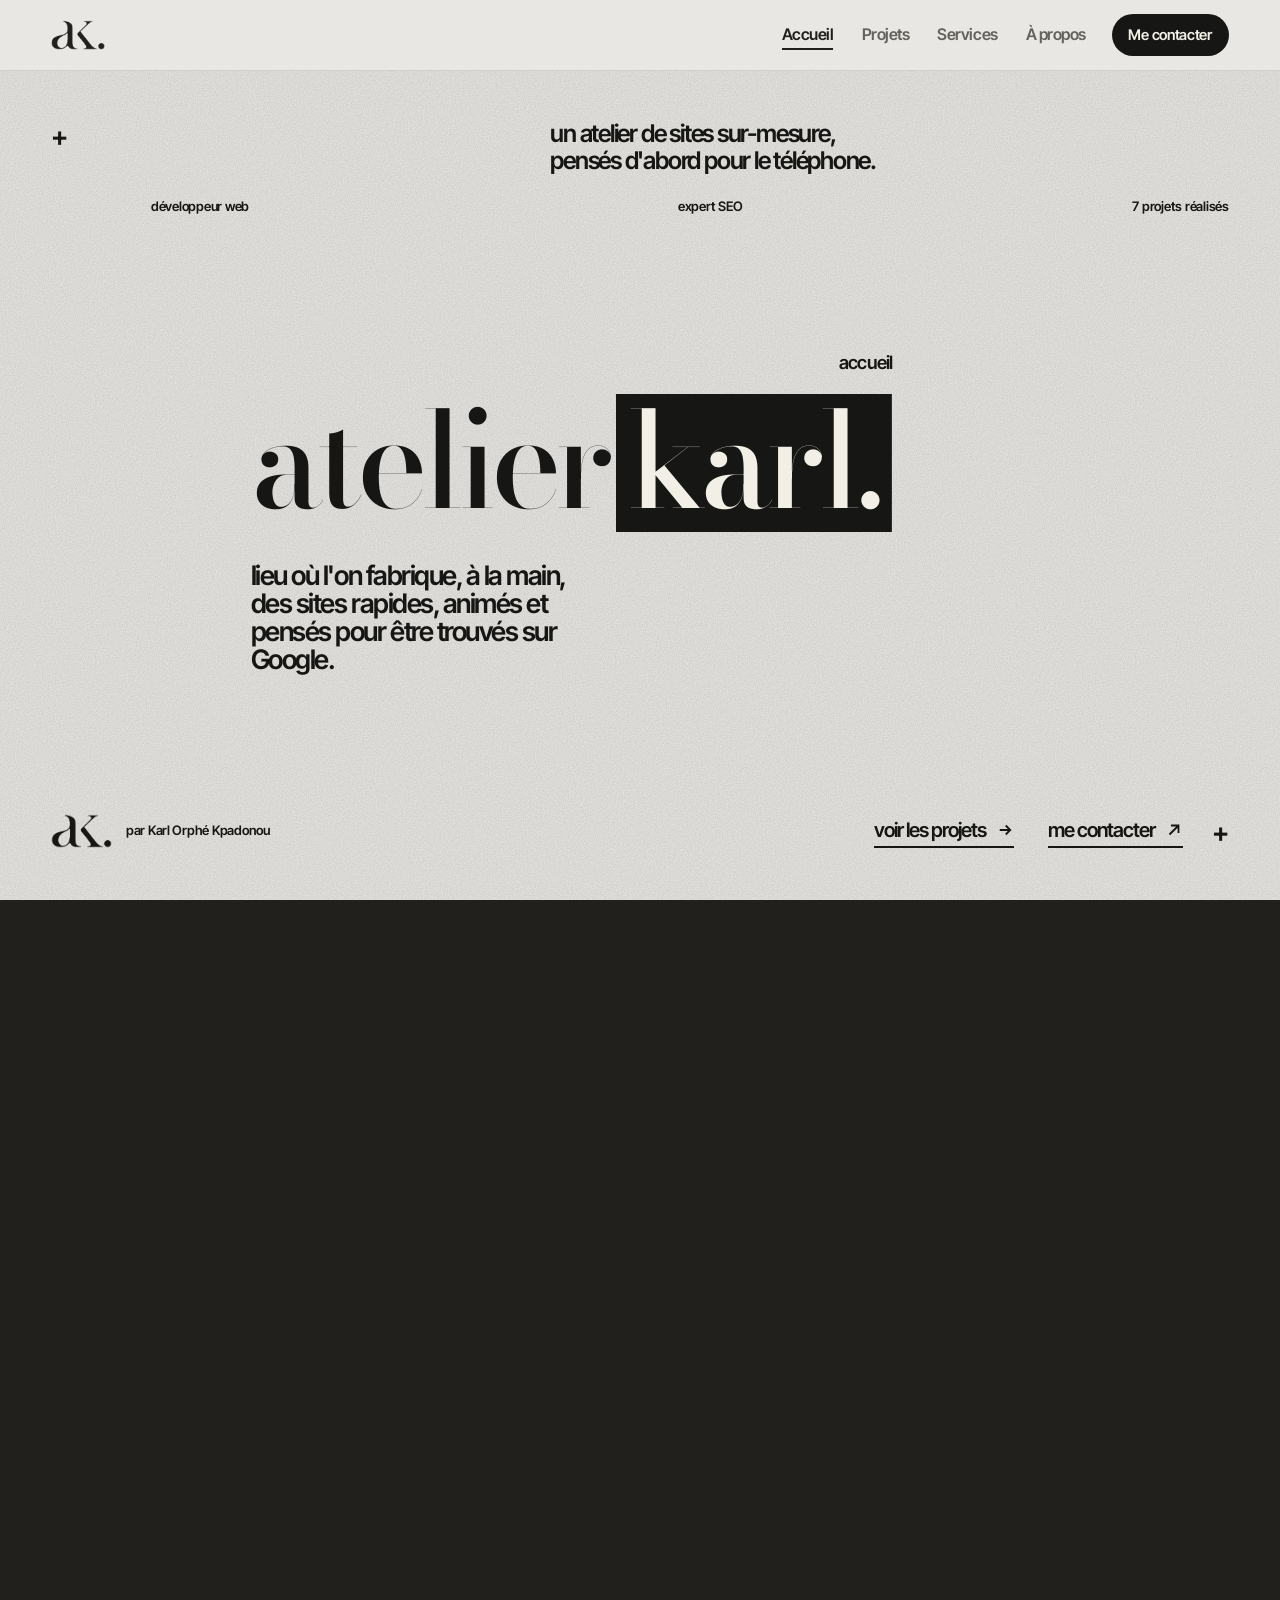
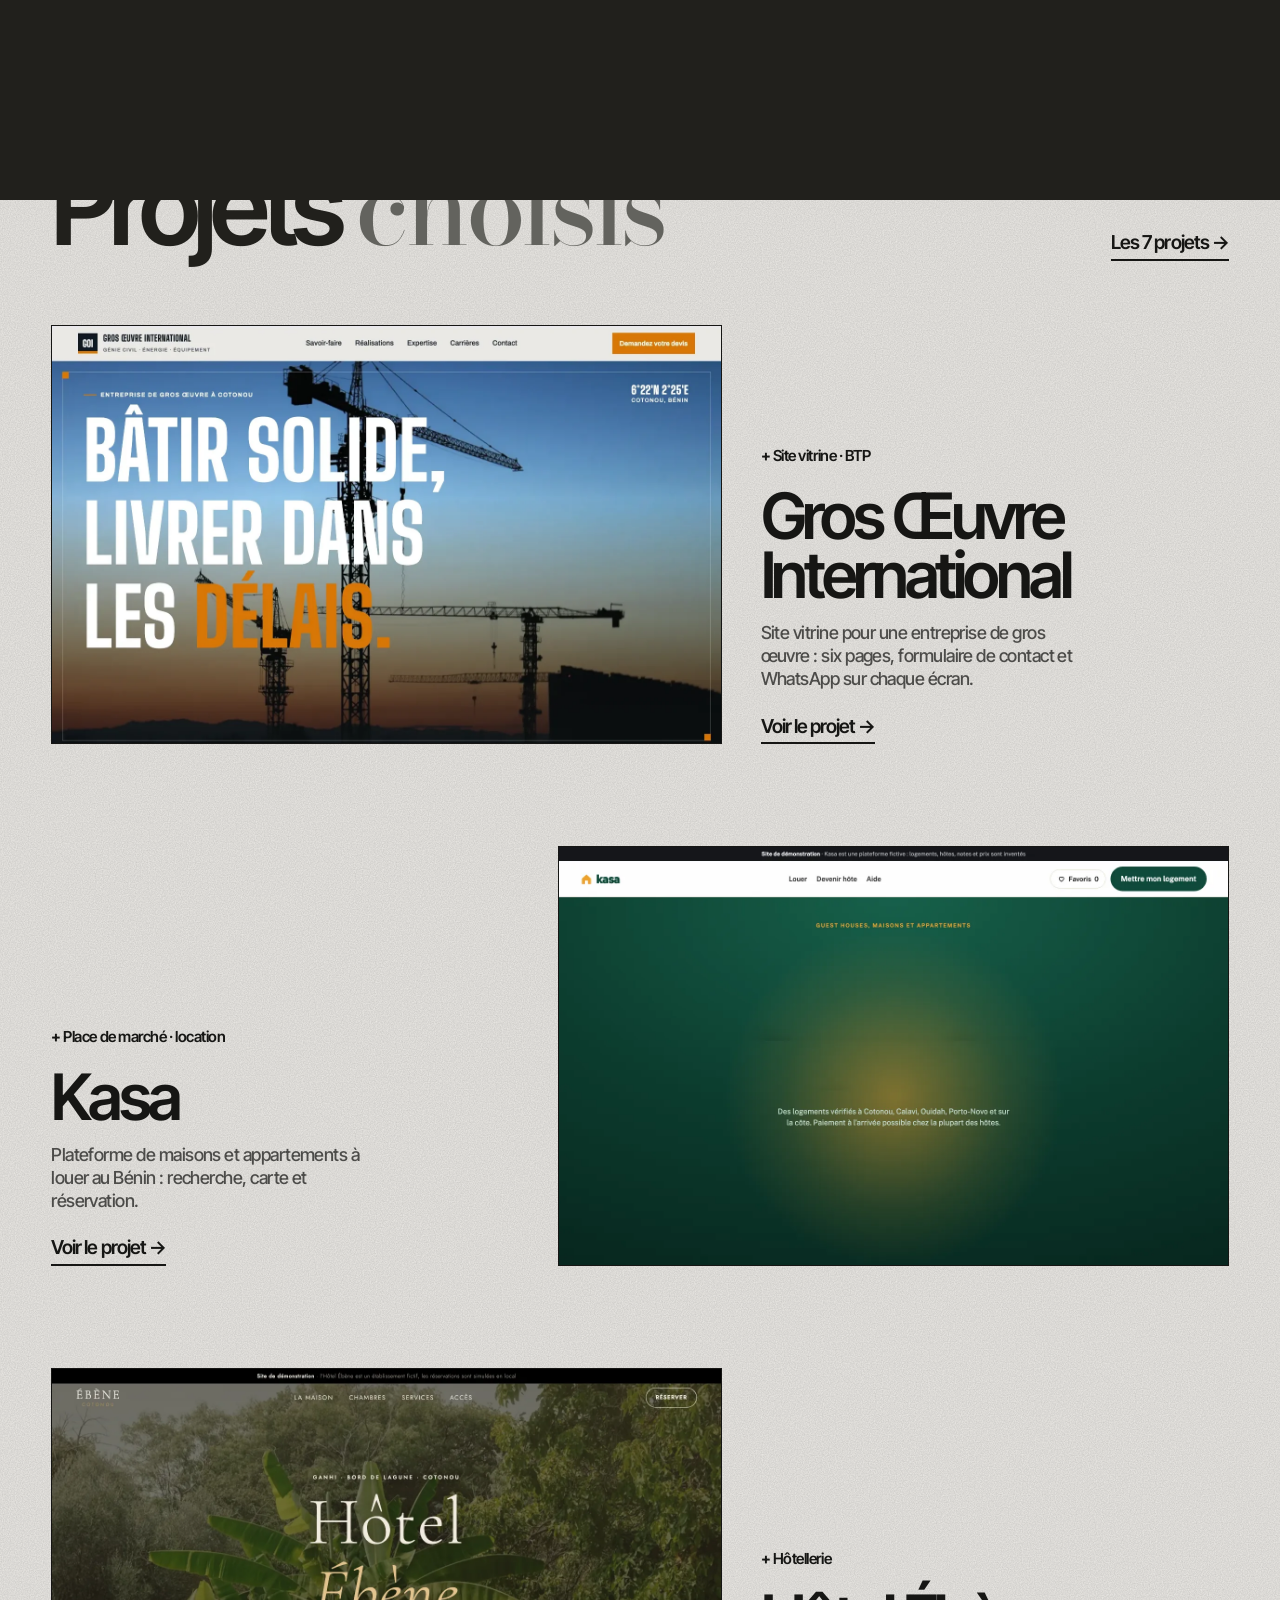
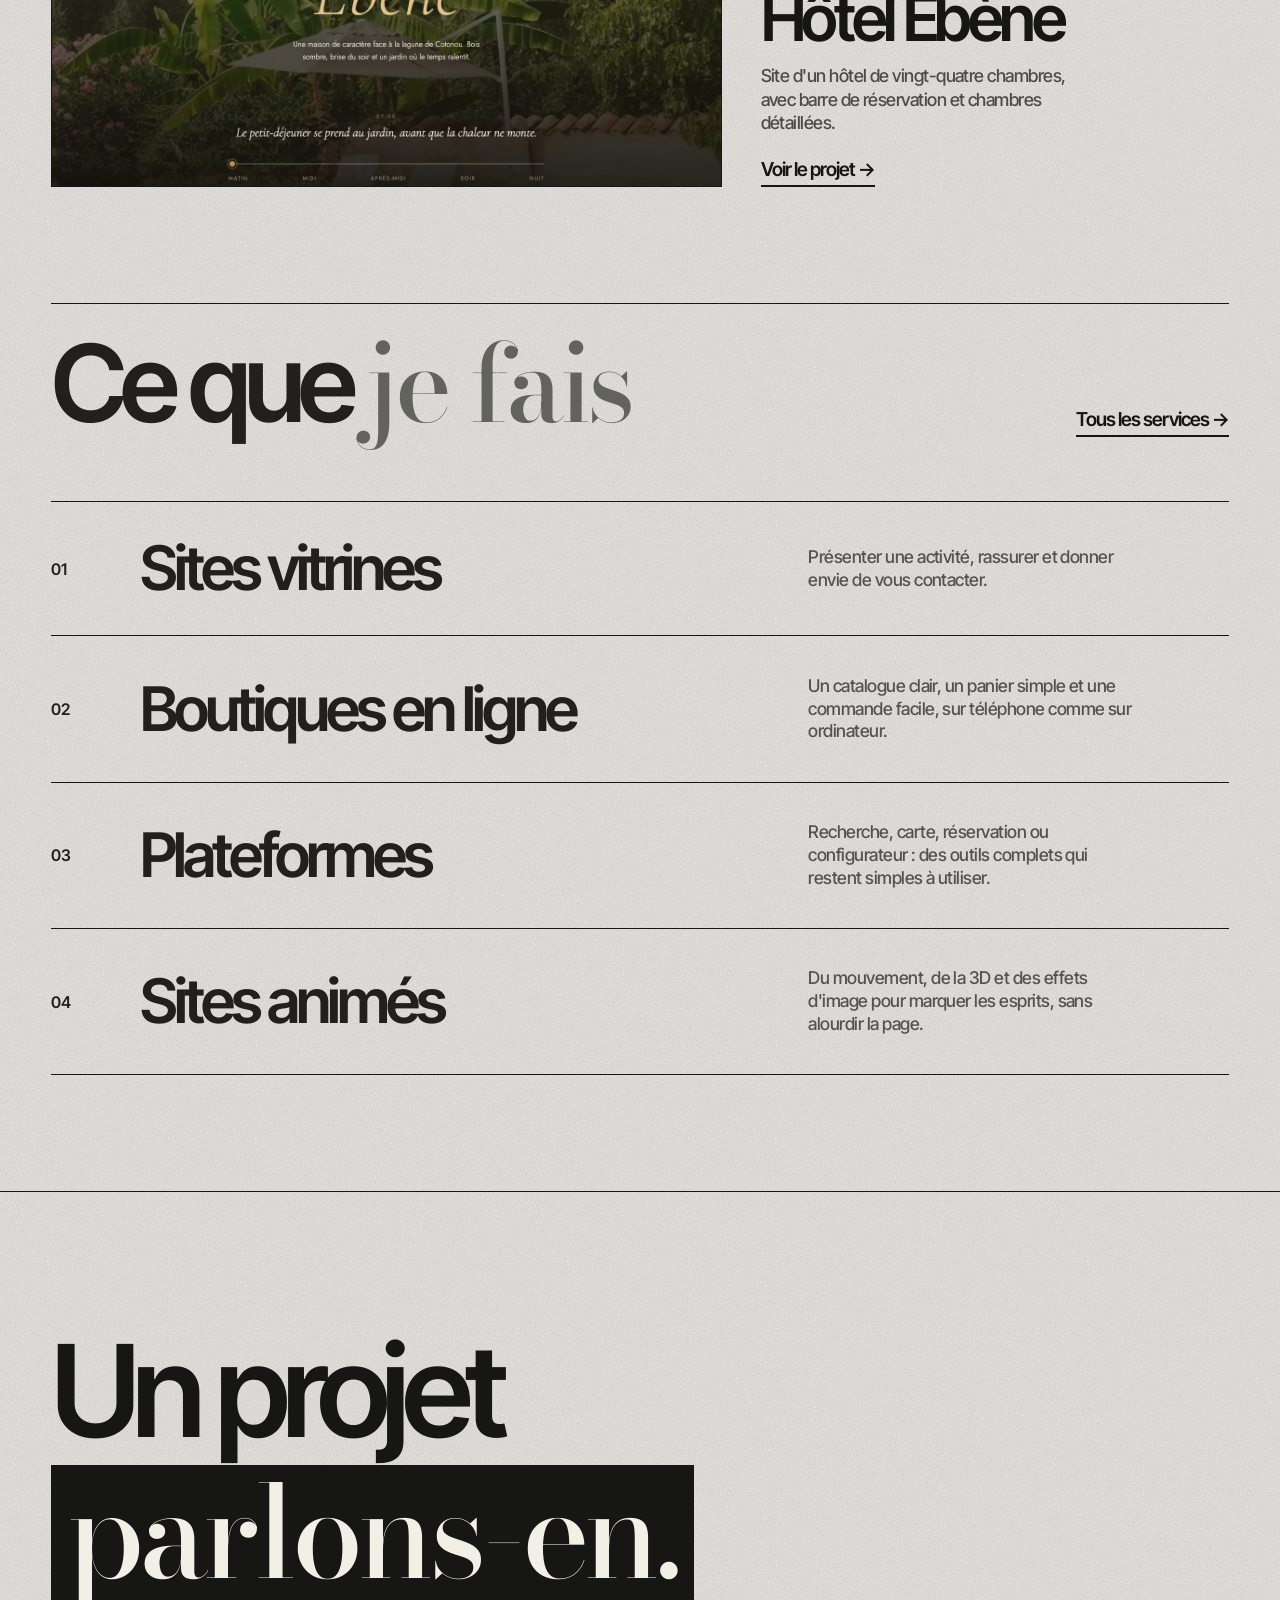
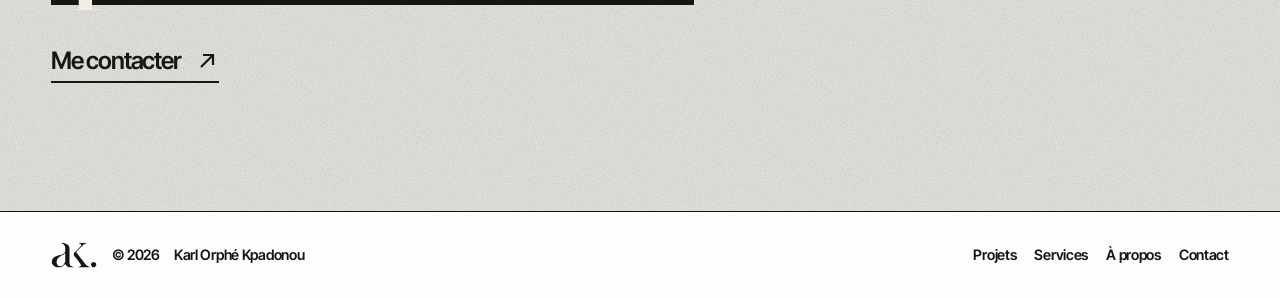
<file: folio/index.html>
<!DOCTYPE html>
<html lang="fr">
<head>
<meta charset="utf-8">
<meta name="viewport" content="width=device-width,initial-scale=1,viewport-fit=cover">
<title>Karl Orphé Kpadonou · Développeur web</title>
<meta name="description" content="Karl Orphé Kpadonou, développeur web. Sites vitrines, boutiques en ligne, plateformes et sites animés, pensés d'abord pour le téléphone.">
<meta name="theme-color" content="#fdfdfc">
<link rel="preconnect" href="https://fonts.googleapis.com"><link rel="preconnect" href="https://fonts.gstatic.com" crossorigin>
<link href="https://fonts.googleapis.com/css2?family=Bodoni+Moda:opsz,wght@6..96,500&family=Inter+Tight:wght@500;600;700&family=Instrument+Serif:ital@0;1&family=Inter:wght@400;500;600&family=JetBrains+Mono:wght@500&display=swap" rel="stylesheet">
<link rel="preload" as="image" href="img/goi-long.webp?v=6"><link rel="preload" as="image" href="img/kasa-long.webp?v=6"><link rel="preload" as="image" href="img/ebene-long.webp?v=6">
<style>
:root{--bg:#fdfdfc;--bg2:#f4f3ef;--bg3:#e9e8e3;--ink:#21201c;--mute:#63635e;--line:rgba(33,32,28,.12);
--sky:#21201c;--coral:#21201c;--sun:#21201c;--mint:#21201c;--lilac:#21201c;--navy:#fdfdfc;
--gut:clamp(18px,4vw,56px);--disp:"Inter",system-ui,sans-serif;--serif:"Instrument Serif",Georgia,serif;--body:"Inter",system-ui,-apple-system,"Segoe UI",sans-serif;--mono:"JetBrains Mono",ui-monospace,monospace;--ease:cubic-bezier(.16,1,.3,1)}
*{box-sizing:border-box;margin:0}
html{-webkit-text-size-adjust:100%}
body{background:var(--bg);color:var(--ink);font:400 1rem/1.6 var(--body);-webkit-font-smoothing:antialiased;overflow-x:hidden}
a{color:inherit;text-decoration:none}img{display:block;max-width:100%}button{font:inherit;color:inherit;background:none;border:0;cursor:pointer}
[hidden]{display:none!important}
.tag{font:500 .72rem/1.2 var(--mono);letter-spacing:.16em;text-transform:uppercase;color:var(--mute)}
em.s{font-family:var(--serif);font-style:italic;font-weight:400;text-transform:none;letter-spacing:0}
.c-sky{color:var(--sky)}.c-coral{color:var(--coral)}.c-sun{color:var(--sun)}.c-mint{color:var(--mint)}.c-lilac{color:var(--lilac)}
.btn{display:inline-flex;align-items:center;gap:.6em;padding:.95em 1.5em;border-radius:999px;background:var(--sun);color:var(--navy);font-weight:600;font-size:.98rem;transition:background .3s,color .3s;will-change:transform}
.btn:hover{background:#3a3935}
.btn.line{background:transparent;color:inherit;box-shadow:inset 0 0 0 1.5px currentColor}
.btn.dark{background:var(--navy);color:var(--ink)}.btn.dark:hover{background:var(--bg3)}
.btn svg{width:1em;height:1em}

.nav{position:fixed;inset:0 0 auto 0;z-index:100;display:flex;justify-content:space-between;align-items:center;gap:16px;padding:14px var(--gut);background:rgba(253,253,252,.86);backdrop-filter:blur(12px);-webkit-backdrop-filter:blur(12px);border-bottom:1px solid var(--line)}
.nav .me{font-weight:600;letter-spacing:-.02em;font-size:1.02rem;display:flex;align-items:center;gap:10px}
.nav .me i{font:600 1.05rem/1 var(--disp);font-style:normal;background:var(--sky);color:var(--navy);padding:.28em .4em .22em;border-radius:6px}
.nav ul{display:flex;align-items:center;gap:clamp(14px,2.2vw,30px);list-style:none;padding:0;font-size:.94rem;font-weight:500}
.nav ul a{position:relative;padding:4px 0;color:var(--mute);transition:color .25s}
.nav ul a:hover,.nav ul a[aria-current]{color:var(--ink)}
.nav ul a[aria-current]::after{content:"";position:absolute;left:0;right:0;bottom:-2px;height:2px;background:var(--sun)}
.nav .cta{background:var(--sun);color:var(--navy);padding:.6em 1.15em;border-radius:999px;font-weight:600;font-size:.92rem;white-space:nowrap;transition:background .25s}
.nav .cta:hover{background:#3a3935}
.burger{display:none;width:42px;height:42px;border-radius:50%;box-shadow:inset 0 0 0 1.5px var(--line);position:relative}
.burger span{position:absolute;left:12px;right:12px;height:1.5px;background:var(--ink);transition:transform .35s var(--ease)}
.burger span:first-child{top:16px}.burger span:last-child{top:24px}
.menu-open .burger span:first-child{transform:translateY(4px) rotate(45deg)}.menu-open .burger span:last-child{transform:translateY(-4px) rotate(-45deg)}
.right{display:flex;align-items:center;gap:clamp(14px,2vw,28px)}
.mmenu{position:fixed;inset:0;z-index:99;background:var(--bg2);color:var(--ink);display:grid;align-content:center;gap:4px;padding:90px var(--gut) 40px;clip-path:inset(0 0 100% 0);transition:clip-path .6s var(--ease)}
.menu-open .mmenu{clip-path:inset(0)}
.mmenu a{font:600 clamp(2.6rem,12vw,4rem)/1.05 var(--disp)}
.mmenu a[aria-current]{color:var(--sky)}
@media(max-width:820px){.nav ul{display:none}.burger{display:block}.nav .me b{display:none}}

.wipe{position:fixed;inset:0;z-index:250;background:#21201c;color:#fdfdfc;display:grid;place-items:center;transform:translateY(100%);pointer-events:none}
.wipe b{font:600 clamp(3.5rem,14vw,11rem)/1 var(--disp)}
.wipe.in{transform:translateY(0);transition:transform .5s var(--ease)}
.wipe.out{transform:translateY(-100%);transition:transform .55s var(--ease)}
.prog{position:fixed;left:0;top:0;height:2px;width:100%;background:var(--sky);transform-origin:left;transform:scaleX(0);z-index:120}
.view{display:none}.view.on{display:block}

.hero{position:relative;height:100svh;min-height:600px;overflow:hidden;isolation:isolate}

.hero{display:grid;grid-template-columns:minmax(0,1.15fr) minmax(0,1fr);align-items:center;gap:clamp(30px,5vw,80px);padding:110px var(--gut) 60px;height:auto;min-height:100svh}
.h-txt h1{font:600 clamp(3.2rem,7.4vw,7.6rem)/.92 var(--disp);letter-spacing:-.055em;letter-spacing:-.01em;margin:18px 0 22px}
.h-txt h1 .l{display:block;overflow:hidden}
.h-txt h1 .l>span{display:block;transform:translateY(105%);transition:transform 1.1s var(--ease)}
.ready .h-txt h1 .l>span{transform:none}
.h-txt h1 .l:nth-child(2){color:var(--mute)}
.h-txt p{max-width:32ch;color:var(--mute);font-size:1.12rem}
.h-txt .acts{display:flex;gap:10px;flex-wrap:wrap;margin-top:28px}
.h-deck{display:grid;justify-items:center;gap:22px}
.deck{position:relative;width:clamp(210px,24vw,330px);aspect-ratio:3/5;cursor:pointer;touch-action:pan-y}
.deck a{position:absolute;inset:0;border-radius:18px;overflow:hidden;background:var(--bg3);border:1px solid rgba(33,32,28,.12);box-shadow:0 40px 70px -30px rgba(33,32,28,.28);transition:transform .7s var(--ease),opacity .5s;transform-origin:50% 100%}
.deck a img{width:100%;height:100%;object-fit:cover;object-position:top}
.deck a.out{transform:translateX(-115%) rotate(-14deg)!important;opacity:0!important}
.deck-cap{display:grid;justify-items:center;gap:6px;text-align:center;min-height:62px}
.deck-cap b{display:block;font:600 1.6rem/1 var(--disp)}
.deck-cap small{color:var(--mute)}
@media(max-width:800px){
  .hero{grid-template-columns:1fr;padding-top:96px;gap:26px}
  .h-deck{order:-1}
  .deck{width:min(46vw,200px)}
  .h-txt h1{font-size:clamp(2.8rem,13.5vw,4.2rem);margin:12px 0 14px}
}

}

.facts{display:grid;grid-template-columns:repeat(2,1fr);gap:12px;padding:0 var(--gut)}
.facts div{border-radius:20px;padding:22px;color:var(--ink);display:grid;gap:4px;background:var(--bg2)!important;border:1px solid var(--line)}
.facts b{font:600 clamp(2.4rem,5vw,4rem)/1 var(--disp);color:var(--sky)}
.facts span{font-weight:500;font-size:.95rem;color:var(--mute)}
@media(max-width:800px){.facts{grid-template-columns:repeat(2,1fr)}}

[data-split] .w{display:inline-block;opacity:.15;transform:translateY(.25em);transition:opacity .6s var(--ease),transform .8s var(--ease)}
[data-split].in .w{opacity:1;transform:none}
.up{opacity:0;transform:translateY(36px);transition:opacity .8s var(--ease),transform .9s var(--ease)}
.up.in{opacity:1;transform:none}

section{position:relative}
.sec{padding:clamp(80px,11vw,160px) var(--gut)}
.sec-h{display:flex;justify-content:space-between;align-items:end;gap:20px;flex-wrap:wrap;margin-bottom:clamp(30px,5vw,60px)}
.sec-h h2{font:600 clamp(3rem,10vw,9rem)/.88 var(--disp)}
.manifest{font-size:clamp(1.7rem,4.2vw,4rem);font-weight:500;letter-spacing:-.035em;line-height:1.08;max-width:22ch}
.band{background:var(--bg2);color:var(--ink)}
.band .tag{color:var(--sky)}

.feat{display:grid;gap:clamp(40px,7vw,100px)}
.fcard{display:grid;grid-template-columns:1.6fr 1fr;gap:clamp(18px,4vw,60px);align-items:end}
.fcard:nth-child(even){grid-template-columns:1fr 1.6fr}.fcard:nth-child(even) .fimg{order:2}
.fimg{border-radius:18px;overflow:hidden;aspect-ratio:16/10;background:var(--bg3);box-shadow:0 0 0 3px var(--c)}
.fimg img{width:100%;height:100%;object-fit:cover;object-position:top;transition:transform 1.2s var(--ease)}
.fcard:hover .fimg img{transform:scale(1.05)}
.fcard h3{font:600 clamp(2.4rem,6vw,5.6rem)/.9 var(--disp);margin:14px 0}
.fcard p{color:var(--mute);max-width:40ch}
.chip{display:inline-block;background:var(--c);color:var(--navy);font:500 .7rem/1 var(--mono);letter-spacing:.12em;text-transform:uppercase;padding:.55em .8em;border-radius:6px}
.more{display:inline-flex;align-items:center;gap:.5em;margin-top:18px;font-weight:600;color:var(--c,var(--sun))}
@media(max-width:800px){.fcard,.fcard:nth-child(even){grid-template-columns:1fr}.fcard:nth-child(even) .fimg{order:0}}

.slist{border-top:1px solid var(--line)}
.acc{border-bottom:1px solid var(--line)}
.acc summary{list-style:none;display:grid;grid-template-columns:4ch minmax(0,1.3fr) minmax(0,1fr) auto;gap:clamp(10px,3vw,40px);align-items:center;padding:clamp(20px,3vw,34px) 0;cursor:default}
.acc summary::-webkit-details-marker{display:none}
.acc summary b{font:500 .8rem var(--mono);color:var(--c)}
.acc summary h3{font:600 clamp(2rem,5vw,4.2rem)/.9 var(--disp)}
.acc summary i{display:none;font-style:normal;width:34px;height:34px;border-radius:50%;background:var(--c);color:var(--navy);place-items:center;font-size:1rem;transition:transform .35s var(--ease)}
.acc[open] summary i{transform:rotate(180deg)}
.acc .body{color:var(--mute)}
.acc .body.m{display:none}
@media(max-width:700px){
  .acc summary{grid-template-columns:3.5ch 1fr auto;cursor:pointer}
  .acc summary i{display:grid}
  .acc summary .body{display:none}
  .acc[open] .body.m{display:block;padding:0 0 20px 0}
}

.cta{padding:clamp(100px,14vw,200px) var(--gut);text-align:center;display:grid;justify-items:center;gap:30px;background:var(--bg2);color:var(--ink);overflow:hidden;border-top:1px solid var(--line)}
.cta h2{font:600 clamp(3rem,10vw,9rem)/.9 var(--disp)}
.cta h2 em{font-size:.62em;display:block;margin-top:.1em;color:var(--sky)}


.pg-h{padding:clamp(120px,15vw,190px) var(--gut) 0;display:grid;gap:14px}
.pg-h h1{font:600 clamp(4.2rem,17vw,16rem)/.82 var(--disp)}
.pg-h p{color:var(--mute);max-width:46ch}
.ring-view{width:100%;height:clamp(440px,62vw,680px);perspective:1300px;display:grid;place-items:center;cursor:grab;touch-action:pan-y;user-select:none;overflow:hidden}
.ring-view:active{cursor:grabbing}
.ring{position:relative;width:0;height:0;transform-style:preserve-3d;will-change:transform}
.ring a{position:absolute;left:calc(var(--cw)/-2);top:calc(var(--cw)*-0.83);width:var(--cw);height:calc(var(--cw)*1.66);border-radius:16px;overflow:hidden;background:var(--bg3);backface-visibility:hidden;box-shadow:0 0 0 3px var(--c),0 30px 50px -26px rgba(33,32,28,.22);-webkit-user-drag:none}
.ring a img{width:100%;height:100%;object-fit:cover;object-position:top;pointer-events:none}

.ring a b{position:absolute;left:10px;bottom:10px;z-index:2;font:500 .62rem/1 var(--mono);letter-spacing:.12em;background:var(--navy);color:var(--sky);padding:.5em .6em;border-radius:5px}

.ring-cap{display:grid;justify-items:center;gap:8px;text-align:center;padding:0 var(--gut) clamp(60px,8vw,100px)}
.ring-cap b{font:600 clamp(2rem,5vw,3.4rem)/1 var(--disp)}
.ring-cap small{color:var(--mute);margin-bottom:10px}

.case-h{padding:clamp(120px,14vw,180px) var(--gut) clamp(30px,5vw,60px);display:grid;gap:20px}
.case-h .tag{color:var(--sky)}
.case-h h1{font:600 clamp(3.4rem,12vw,11rem)/.85 var(--disp)}
.meta{display:flex;flex-wrap:wrap;gap:clamp(18px,4vw,60px);border-top:1px solid var(--line);padding-top:18px}
.meta div{display:grid;gap:4px;font-weight:600}.meta small{font:500 .7rem var(--mono);letter-spacing:.14em;text-transform:uppercase;color:var(--mute)}
.case-f{padding:clamp(30px,5vw,60px) var(--gut)}
.frame{border-radius:16px;overflow:hidden;aspect-ratio:16/9;background:var(--bg3);position:relative;box-shadow:0 0 0 3px var(--c)}
.frame img{width:100%;position:absolute;top:0;left:0}
.case-b{padding:0 var(--gut) clamp(40px,6vw,90px);display:grid;grid-template-columns:1fr 1.2fr;gap:clamp(24px,6vw,90px)}
.case-b h2{font-size:clamp(1.6rem,3vw,2.6rem);font-weight:500}
.case-b ul{list-style:none;padding:0}
.case-b li{display:grid;grid-template-columns:3ch 1fr;gap:12px;padding:16px 0;border-top:1px solid var(--line);color:#3a3935}
.case-b li b{font:500 .8rem var(--mono);color:var(--c);padding-top:.25em}
@media(max-width:800px){.case-b{grid-template-columns:1fr}}
.shots{padding:0 var(--gut) clamp(40px,6vw,90px);display:grid;grid-template-columns:repeat(2,1fr);gap:clamp(12px,2vw,24px)}
.shots figure{border-radius:14px;overflow:hidden}
.shots figure:first-child{grid-column:1/-1}
@media(max-width:640px){.shots{grid-template-columns:1fr}}
.mdet>summary{display:none}
@media(max-width:700px){
  .mdet{border-top:1px solid var(--line);margin:0 var(--gut)}
  .mdet:last-of-type{border-bottom:1px solid var(--line);margin-bottom:40px}
  .mdet>summary{display:flex;justify-content:space-between;align-items:center;list-style:none;padding:18px 0;font-weight:600;cursor:pointer}
  .mdet>summary::-webkit-details-marker{display:none}
  .mdet>summary i{font-style:normal;width:32px;height:32px;border-radius:50%;background:var(--c);color:var(--navy);display:grid;place-items:center;transition:transform .35s}
  .mdet[open]>summary i{transform:rotate(180deg)}
  .mdet .shots,.mdet .case-b{padding-left:0;padding-right:0}
}
.next{display:block;padding:clamp(60px,9vw,120px) var(--gut);background:var(--bg2);text-align:center}
.next b{display:block;font:600 clamp(3rem,11vw,9rem)/.9 var(--disp);margin-top:12px;transition:color .3s}
.next:hover b{color:var(--sun)}

.srv{display:grid;grid-template-columns:repeat(2,minmax(0,1fr));gap:14px;padding:clamp(50px,7vw,90px) var(--gut)}
.srv details{border-radius:22px;background:var(--bg2);color:var(--ink);padding:clamp(24px,3.5vw,44px);border:1px solid var(--line)}
.srv summary{list-style:none;display:flex;justify-content:space-between;gap:16px;align-items:start;cursor:default}
.srv summary::-webkit-details-marker{display:none}
.srv h3{font:600 clamp(2.2rem,4.6vw,4rem)/.9 var(--disp);margin-top:10px}
.srv .tag{color:var(--sky)}
.srv summary i{display:none;font-style:normal;width:36px;height:36px;border-radius:50%;background:var(--sky);color:var(--navy);place-items:center;flex:none;transition:transform .35s}
.srv details[open] summary i{transform:rotate(180deg)}
.srv p{font-size:1.05rem;margin-top:16px;color:#3a3935}
.srv ul{list-style:none;padding:0;display:flex;flex-wrap:wrap;gap:8px;margin-top:18px}
.srv li{padding:.45em .95em;border-radius:999px;background:rgba(33,32,28,.05);font-size:.88rem;font-weight:500}
@media(max-width:800px){.srv{grid-template-columns:1fr}}
@media(max-width:700px){.srv summary{cursor:pointer;align-items:center}.srv summary i{display:grid}}
.steps{display:grid;grid-template-columns:repeat(4,minmax(0,1fr));gap:14px}
.steps article{padding:26px;border-radius:20px;background:var(--bg2);border-top:4px solid var(--c);display:grid;gap:10px;align-content:start}
.steps b{font:italic 400 3.2rem/1 var(--serif);color:var(--c)}
.steps h3{font-size:1.3rem}.steps p{color:var(--mute);font-size:.96rem}
@media(max-width:900px){.steps{grid-template-columns:repeat(2,minmax(0,1fr))}}@media(max-width:480px){.steps{grid-template-columns:1fr}}
.faq{max-width:900px}
.faq details{border-top:1px solid var(--line);padding:22px 0}
.faq details:last-child{border-bottom:1px solid var(--line)}
.faq summary{list-style:none;cursor:pointer;display:flex;justify-content:space-between;gap:20px;font-size:clamp(1.1rem,2vw,1.4rem);font-weight:500}
.faq summary::-webkit-details-marker{display:none}
.faq summary::after{content:"+";color:var(--sun);font-size:1.5em;line-height:1;transition:transform .3s}
.faq details[open] summary::after{transform:rotate(45deg)}
.faq p{color:var(--mute);margin-top:12px;max-width:60ch}

.ab-h{padding:clamp(120px,14vw,180px) var(--gut) clamp(50px,7vw,90px);display:grid;grid-template-columns:minmax(0,1.5fr) minmax(0,1fr);gap:clamp(30px,6vw,100px);align-items:end}
.ab-h h1{font-size:clamp(2.8rem,7.5vw,7.4rem);font-weight:600;letter-spacing:-.05em;line-height:.95}
.ab-h .acts{display:flex;gap:10px;flex-wrap:wrap;margin-top:28px}
.fiche{border-radius:22px;background:var(--bg2);border:1px solid var(--line);color:var(--ink);padding:8px 22px}
.fiche>div{display:grid;grid-template-columns:7.5em 1fr;gap:14px;padding:14px 0;border-bottom:1px solid var(--line);align-items:baseline}
.fiche>div:last-child{border:0}
.fiche small{font:500 .68rem var(--mono);letter-spacing:.14em;text-transform:uppercase;opacity:.7}
.fiche b{font-weight:600}
.fiche .edu small{display:inline;margin-left:8px;font:400 .88rem var(--body);letter-spacing:0;text-transform:none}
@media(max-width:860px){.ab-h{grid-template-columns:1fr}}
.ab-b{padding:0 var(--gut) clamp(80px,10vw,140px);display:grid;grid-template-columns:1.4fr 1fr;gap:clamp(24px,6vw,100px)}
.ab-b p{color:#3a3935;font-size:1.1rem;max-width:44ch}.ab-b p+p{margin-top:1em}
@media(max-width:860px){.ab-b{grid-template-columns:1fr}}

.ct{padding:clamp(120px,14vw,180px) var(--gut) clamp(80px,10vw,140px);display:grid;grid-template-columns:minmax(0,1fr) minmax(0,1fr);gap:clamp(30px,6vw,90px)}
.ct h1{font:600 clamp(3.6rem,11vw,10rem)/.85 var(--disp)}
.mailbox{margin-top:28px;border-radius:20px;background:var(--bg2);border:1px solid var(--line);color:var(--ink);padding:22px;display:grid;gap:6px}
.mailbox small{font:500 .68rem var(--mono);letter-spacing:.14em;text-transform:uppercase;opacity:.7}
.mail{font-size:clamp(1.1rem,2.4vw,1.7rem);font-weight:600;word-break:break-all}
.copy{justify-self:start;font:500 .72rem var(--mono);letter-spacing:.12em;text-transform:uppercase;background:var(--sky);color:var(--navy);padding:.6em .9em;border-radius:999px;margin-top:6px}
.ways{display:flex;gap:10px;flex-wrap:wrap;margin-top:14px}
.ways span{padding:.5em .9em;border-radius:999px;background:var(--bg2);font-size:.9rem}
.fbox{border-radius:22px;background:var(--bg2);padding:clamp(20px,3vw,34px);align-self:start}
.fbox>summary{list-style:none;display:flex;justify-content:space-between;align-items:center;font:600 1.8rem/1 var(--disp);cursor:default}
.fbox>summary::-webkit-details-marker{display:none}
.fbox>summary i{display:none;font-style:normal;width:36px;height:36px;border-radius:50%;background:var(--sun);color:var(--navy);place-items:center;font-family:var(--body);font-size:1rem;transition:transform .35s}
.fbox[open]>summary i{transform:rotate(180deg)}
@media(max-width:700px){.fbox>summary{cursor:pointer}.fbox>summary i{display:grid}}
form{display:grid;grid-template-columns:1fr 1fr;gap:14px;align-content:start;margin-top:20px}
label{display:grid;gap:6px;font-size:.85rem;color:var(--mute)}
label.full,.full{grid-column:1/-1}
input,select,textarea{font:inherit;font-size:1rem;color:var(--ink);background:var(--bg);border:1px solid var(--line);border-radius:12px;padding:.85em 1em;width:100%}
textarea{min-height:120px;resize:vertical}
input:focus,select:focus,textarea:focus{outline:2px solid var(--sun);outline-offset:1px}
.ok{display:none;color:var(--mint)}.ok.on{display:block}
@media(max-width:800px){.ct{grid-template-columns:1fr}form{grid-template-columns:1fr}}

footer{padding:40px var(--gut);display:flex;justify-content:space-between;gap:20px;flex-wrap:wrap;border-top:1px solid var(--line);color:var(--mute);font-size:.9rem}
footer nav{display:flex;gap:18px;flex-wrap:wrap}footer a:hover{color:var(--sun)}

@media(prefers-reduced-motion:reduce){*,*::before,*::after{animation:none!important;transition:none!important}.up,[data-split] .w{opacity:1;transform:none}.hero-b h1 .l>span{transform:none}}
h1,h2,h3{letter-spacing:-.045em}
.pg-h h1{font-size:clamp(3.4rem,12vw,11rem)!important;letter-spacing:-.06em}
.sec-h h2{font-size:clamp(2.4rem,7vw,6.4rem)!important}
.case-h h1{font-size:clamp(2.8rem,8.5vw,8rem)!important}
.next b{font-size:clamp(2.4rem,7.5vw,6.5rem)!important}
.ct h1{font-size:clamp(3rem,8vw,7.4rem)!important}
em.s{color:var(--mute)!important}
.tag{color:var(--mute)!important}
.btn.line{color:var(--ink)}
.deck-cap b{font-size:1.3rem}
.ring-cap b{font-size:clamp(1.6rem,4vw,2.6rem)}
.ab-b p.manifest{font-size:clamp(1.7rem,3.4vw,3rem);color:var(--ink);max-width:20ch}

/* ====== ACCUEIL PC : poster typographique "atelier karl." ======
   Visible seulement sur grand ecran avec souris (>=1024px). Mobile et tablette : accueil inchange. */
.hpc,.nav .me-pc,.ak-f{display:none}
@media (min-width:1024px) and (hover:hover) and (pointer:fine){
  .hero{display:none}                                   /* ancien accueil = version mobile */
  .nav .me i,.nav .me b{display:none}
  .nav .me-pc{display:flex;align-items:center;gap:12px}
  .ak{display:block;aspect-ratio:1224/686;background:currentColor;-webkit-mask:url(img/logo-ak.png) center/contain no-repeat;mask:url(img/logo-ak.png) center/contain no-repeat}
  .nav .me-pc .ak{height:30px}

  .hpc{--k:#161614;position:relative;display:block;min-height:100svh;color:var(--k);font-family:"Inter Tight","Inter",system-ui,sans-serif}
  .view:is([data-view="accueil"],[data-view="projets"],[data-view="services"],[data-view="apropos"],[data-view="contact"]){position:relative;isolation:isolate;background:#eceae6;--k:#161614;--fr:max(var(--gut),calc((100% - 1180px)/2))}
  .view:is([data-view="accueil"],[data-view="projets"],[data-view="services"],[data-view="apropos"],[data-view="contact"])::before{content:"";position:absolute;inset:0;z-index:-1;opacity:.2;mix-blend-mode:multiply;pointer-events:none;
    background-image:url("data:image/svg+xml,%3Csvg xmlns='http://www.w3.org/2000/svg' width='260' height='260'%3E%3Cfilter id='n'%3E%3CfeTurbulence type='fractalNoise' baseFrequency='.85' numOctaves='2' stitchTiles='stitch'/%3E%3CfeColorMatrix values='0 0 0 0 0 0 0 0 0 0 0 0 0 0 0 0 0 0 .7 0'/%3E%3C/filter%3E%3Crect width='100%25' height='100%25' filter='url(%23n)'/%3E%3C/svg%3E")}
  .hpc-in{position:relative;min-height:100svh;width:min(1180px,calc(100% - 2*var(--gut)));margin:0 auto;padding:120px 0 52px;
    display:grid;grid-template-columns:repeat(12,1fr);grid-template-rows:auto auto 1fr auto;column-gap:20px}

  .plus{font:600 1.7rem/1 "Inter Tight",sans-serif}
  .p1{grid-column:1/2;grid-row:1;align-self:start;margin-top:.1em}
  .t-line{grid-column:6/13;grid-row:1;font:600 clamp(1.3rem,1.9vw,1.85rem)/1.12 "Inter Tight",sans-serif;letter-spacing:-.05em}
  .meta3{grid-column:2/13;grid-row:2;display:grid;grid-template-columns:repeat(3,1fr);margin-top:26px;font:600 .82rem/1 "Inter Tight",sans-serif;letter-spacing:-.02em}
  .meta3 span:nth-child(2){justify-self:start;padding-left:calc(50% - 12px)}.meta3 span:nth-child(3){justify-self:end}
  .meta3 span:nth-child(1){padding-left:0}

  .mid{grid-column:3/13;grid-row:3;align-self:center;justify-self:start;width:max-content;max-width:100%;padding:40px 0}
  .lab{display:block;text-align:right;font:600 1.15rem/1 "Inter Tight",sans-serif;letter-spacing:-.05em;margin-bottom:22px}
  .wm{font:500 clamp(4.4rem,10.4vw,10.2rem)/.92 "Bodoni Moda",Georgia,serif;letter-spacing:-.045em;display:flex;align-items:stretch;white-space:nowrap}
  .wm .a{display:block;padding:.04em .06em 0 0;overflow:hidden}
  .wm .blk{display:block;position:relative;background:var(--k);color:#f2efe6;padding:.04em .1em .08em .08em;animation:hpcWipe 1.05s var(--ease) .15s both}
  .wm .a{animation:hpcRise .9s var(--ease) both}
  @keyframes hpcWipe{from{clip-path:inset(0 100% 0 0)}to{clip-path:inset(0 0 0 0)}}
  @keyframes hpcRise{from{opacity:0;transform:translateY(.14em)}to{opacity:1;transform:none}}
  .def{margin-top:30px;max-width:21ch;font:600 clamp(1.5rem,2.1vw,2.05rem)/1.04 "Inter Tight",sans-serif;letter-spacing:-.055em}

  .bot{grid-column:1/13;grid-row:4;display:grid;grid-template-columns:1fr auto;align-items:end;gap:24px;position:relative}
  .sig{display:flex;align-items:center;gap:14px;font:600 .82rem/1 "Inter Tight",sans-serif;letter-spacing:-.02em}
  .ak-s{height:34px}
  .lnk{display:flex;gap:34px;padding-right:46px}
  .lnk a{display:inline-flex;align-items:center;gap:10px;font:600 1.25rem/1 "Inter Tight",sans-serif;letter-spacing:-.05em;border-bottom:2px solid var(--k);padding-bottom:6px;transition:gap .35s var(--ease)}
  .lnk a:hover{gap:16px}
  .lnk svg{width:18px;height:18px}
  .p2{position:absolute;right:0;bottom:2px}
  .hpc a:focus-visible{outline:3px solid var(--k);outline-offset:5px}

  /* ---------- sections de l'accueil, meme langage que le hero ---------- */
  .nav{background:rgba(236,234,230,.84)}
  .nav ul{font-family:"Inter Tight",sans-serif;font-weight:600;font-size:1rem;letter-spacing:-.03em}
  .nav .cta{background:#161614;color:#f2efe6;font-family:"Inter Tight",sans-serif;font-weight:600;letter-spacing:-.02em}

  .view:is([data-view="accueil"],[data-view="projets"],[data-view="services"],[data-view="apropos"],[data-view="contact"]) .tag{font:600 1.15rem/1 "Inter Tight",sans-serif;letter-spacing:-.05em;text-transform:none;color:var(--k)}
  .view:is([data-view="accueil"],[data-view="projets"],[data-view="services"],[data-view="apropos"],[data-view="contact"]) em.s{font:500 1em/1 "Bodoni Moda",Georgia,serif;font-variation-settings:"opsz" 34;font-style:normal;letter-spacing:-.04em}

  /* chiffres */
  .view:is([data-view="accueil"],[data-view="projets"],[data-view="services"],[data-view="apropos"],[data-view="contact"]) .facts{display:grid;padding:clamp(40px,6vw,90px) var(--fr) 0;gap:clamp(20px,3vw,50px);grid-template-columns:repeat(12,1fr)}
  .view:is([data-view="accueil"],[data-view="projets"],[data-view="services"],[data-view="apropos"],[data-view="contact"]) .facts div{background:none!important;border:0;border-top:1px solid var(--k);border-radius:0;padding:18px 0 0;grid-column:span 5;gap:10px}
  .view:is([data-view="accueil"],[data-view="projets"],[data-view="services"],[data-view="apropos"],[data-view="contact"]) .facts div:nth-child(2){grid-column:8/13}
  .view:is([data-view="accueil"],[data-view="projets"],[data-view="services"],[data-view="apropos"],[data-view="contact"]) .facts b{font:500 clamp(4.4rem,9vw,8.6rem)/.9 "Bodoni Moda",Georgia,serif;font-variation-settings:"opsz" 30;letter-spacing:-.04em;color:var(--k)}
  .view:is([data-view="accueil"],[data-view="projets"],[data-view="services"],[data-view="apropos"],[data-view="contact"]) .facts span{font:600 1.15rem/1.1 "Inter Tight",sans-serif;letter-spacing:-.04em;color:var(--k)}

  /* en bref */
  .view:is([data-view="accueil"],[data-view="projets"],[data-view="services"],[data-view="apropos"],[data-view="contact"]) .band{background:none;padding:clamp(90px,12vw,190px) var(--fr);margin-top:0!important;display:grid;grid-template-columns:repeat(12,1fr)}
  .view:is([data-view="accueil"],[data-view="projets"],[data-view="services"],[data-view="apropos"],[data-view="contact"]) .band .tag{grid-column:1/13;text-align:right}
  .view:is([data-view="accueil"],[data-view="projets"],[data-view="services"],[data-view="apropos"],[data-view="contact"]) .band .manifest{grid-column:3/12;max-width:none;margin-top:30px!important;font:600 clamp(2.6rem,5.2vw,5.4rem)/1 "Inter Tight",sans-serif;letter-spacing:-.06em;color:var(--k)}
  .view:is([data-view="accueil"],[data-view="projets"],[data-view="services"],[data-view="apropos"],[data-view="contact"]) .band .manifest .w:nth-child(11){background:var(--k);color:#f2efe6;padding:0 .12em .04em;margin:0 .04em}

  /* titres de section */
  .view:is([data-view="accueil"],[data-view="projets"],[data-view="services"],[data-view="apropos"],[data-view="contact"]) .sec{padding:clamp(70px,9vw,140px) var(--fr)}
  .view:is([data-view="accueil"],[data-view="projets"],[data-view="services"],[data-view="apropos"],[data-view="contact"]) .sec-h{align-items:end;border-top:1px solid var(--k);padding-top:26px;margin-bottom:clamp(36px,5vw,76px)}
  .view:is([data-view="accueil"],[data-view="projets"],[data-view="services"],[data-view="apropos"],[data-view="contact"]) .sec-h h2{font:600 clamp(3.6rem,8.4vw,8.6rem)/.9 "Inter Tight",sans-serif!important;letter-spacing:-.065em}
  .view:is([data-view="accueil"],[data-view="projets"],[data-view="services"],[data-view="apropos"],[data-view="contact"]) .sec-h h2 em{color:var(--k)}
  .view:is([data-view="accueil"],[data-view="projets"],[data-view="services"],[data-view="apropos"],[data-view="contact"]) .more{font:600 1.2rem/1 "Inter Tight",sans-serif;letter-spacing:-.05em;color:var(--k);border-bottom:2px solid var(--k);padding-bottom:6px;margin:0}

  /* projets */
  .view:is([data-view="accueil"],[data-view="projets"],[data-view="services"],[data-view="apropos"],[data-view="contact"]) .feat{gap:clamp(60px,8vw,120px)}
  .view:is([data-view="accueil"],[data-view="projets"],[data-view="services"],[data-view="apropos"],[data-view="contact"]) .fcard{grid-template-columns:repeat(12,1fr);gap:0 clamp(20px,3vw,48px);align-items:end;color:var(--k)}
  .view:is([data-view="accueil"],[data-view="projets"],[data-view="services"],[data-view="apropos"],[data-view="contact"]) .fcard>.fimg{grid-column:1/8}
  .view:is([data-view="accueil"],[data-view="projets"],[data-view="services"],[data-view="apropos"],[data-view="contact"]) .fcard>div:not(.fimg){grid-column:8/13}
  .view:is([data-view="accueil"],[data-view="projets"],[data-view="services"],[data-view="apropos"],[data-view="contact"]) .fcard:nth-child(even){grid-template-columns:repeat(12,1fr)}
  .view:is([data-view="accueil"],[data-view="projets"],[data-view="services"],[data-view="apropos"],[data-view="contact"]) .fcard:nth-child(even)>.fimg{grid-column:6/13;order:2}
  .view:is([data-view="accueil"],[data-view="projets"],[data-view="services"],[data-view="apropos"],[data-view="contact"]) .fcard:nth-child(even)>div:not(.fimg){grid-column:1/6;order:1}
  .view:is([data-view="accueil"],[data-view="projets"],[data-view="services"],[data-view="apropos"],[data-view="contact"]) .fimg{border-radius:0;box-shadow:none;border:1px solid var(--k);aspect-ratio:16/10}
  .view:is([data-view="accueil"],[data-view="projets"],[data-view="services"],[data-view="apropos"],[data-view="contact"]) .chip{background:none;color:var(--k);padding:0;border-radius:0;font:600 .95rem/1 "Inter Tight",sans-serif;letter-spacing:-.03em;text-transform:none}
  .view:is([data-view="accueil"],[data-view="projets"],[data-view="services"],[data-view="apropos"],[data-view="contact"]) .chip::before{content:"+ ";font-weight:700}
  .view:is([data-view="accueil"],[data-view="projets"],[data-view="services"],[data-view="apropos"],[data-view="contact"]) .fcard h3{font:600 clamp(2.8rem,5vw,5rem)/.92 "Inter Tight",sans-serif;letter-spacing:-.065em;margin:18px 0 16px}
  .view:is([data-view="accueil"],[data-view="projets"],[data-view="services"],[data-view="apropos"],[data-view="contact"]) .fcard p{color:var(--k);opacity:.72;font:500 1.12rem/1.3 "Inter Tight",sans-serif;letter-spacing:-.03em;max-width:30ch}
  .view:is([data-view="accueil"],[data-view="projets"],[data-view="services"],[data-view="apropos"],[data-view="contact"]) .fcard .more{color:var(--k);margin-top:26px}

  /* services : la ligne passe en noir au survol */
  .view:is([data-view="accueil"],[data-view="projets"],[data-view="services"],[data-view="apropos"],[data-view="contact"]) .slist{border-top:1px solid var(--k)}
  .view:is([data-view="accueil"],[data-view="projets"],[data-view="services"],[data-view="apropos"],[data-view="contact"]) .acc{border-bottom:1px solid var(--k)}
  .view:is([data-view="accueil"],[data-view="projets"],[data-view="services"],[data-view="apropos"],[data-view="contact"]) .acc summary{margin:0 calc(-1 * clamp(12px,1.6vw,24px));padding:clamp(24px,3vw,40px) clamp(12px,1.6vw,24px);grid-template-columns:5ch minmax(0,1.5fr) minmax(0,1fr);cursor:default;transition:background .35s var(--ease),color .35s var(--ease)}
  .view:is([data-view="accueil"],[data-view="projets"],[data-view="services"],[data-view="apropos"],[data-view="contact"]) .acc summary:hover{background:var(--k);color:#f2efe6}
  .view:is([data-view="accueil"],[data-view="projets"],[data-view="services"],[data-view="apropos"],[data-view="contact"]) .acc summary b{font:600 1rem/1 "Inter Tight",sans-serif;letter-spacing:-.02em;color:inherit}
  .view:is([data-view="accueil"],[data-view="projets"],[data-view="services"],[data-view="apropos"],[data-view="contact"]) .acc summary h3{font:600 clamp(2.4rem,4.8vw,4.8rem)/.92 "Inter Tight",sans-serif;letter-spacing:-.065em}
  .view:is([data-view="accueil"],[data-view="projets"],[data-view="services"],[data-view="apropos"],[data-view="contact"]) .acc .body{color:inherit;opacity:.72;font:500 1.1rem/1.3 "Inter Tight",sans-serif;letter-spacing:-.03em;max-width:30ch}

  /* appel final */
  .view:is([data-view="accueil"],[data-view="projets"],[data-view="services"],[data-view="apropos"],[data-view="contact"]) .cta{background:none;border-top:1px solid var(--k);text-align:left;justify-items:start;padding:clamp(90px,11vw,170px) var(--fr) clamp(90px,10vw,150px);gap:44px;color:var(--k)}
  .view:is([data-view="accueil"],[data-view="projets"],[data-view="services"],[data-view="apropos"],[data-view="contact"]) .cta h2{font:600 clamp(4rem,10vw,10rem)/.92 "Inter Tight",sans-serif;letter-spacing:-.065em}
  .view:is([data-view="accueil"],[data-view="projets"],[data-view="services"],[data-view="apropos"],[data-view="contact"]) .cta h2 em,.view:is([data-view="accueil"],[data-view="projets"],[data-view="services"],[data-view="apropos"],[data-view="contact"]) .cta h2 em.s{color:#f2efe6!important;display:table;background:var(--k);color:#f2efe6;font:500 1em/.95 "Bodoni Moda",Georgia,serif;font-variation-settings:"opsz" 40;font-style:normal;letter-spacing:-.04em;padding:.04em .12em .1em;margin-top:.12em}
  .view:is([data-view="accueil"],[data-view="projets"],[data-view="services"],[data-view="apropos"],[data-view="contact"]) .cta .btn{background:none;color:var(--k);border-radius:0;padding:0 0 8px;border-bottom:2px solid var(--k);font:600 1.5rem/1 "Inter Tight",sans-serif;letter-spacing:-.05em;transition:gap .35s var(--ease)}
  .view:is([data-view="accueil"],[data-view="projets"],[data-view="services"],[data-view="apropos"],[data-view="contact"]) .cta .btn:hover{background:none;gap:1.1em}

    /* ---------- autres pages : meme langage ---------- */
  .pg-h{padding:clamp(130px,13vw,180px) var(--fr) clamp(30px,4vw,56px);gap:22px;color:var(--k)}
  .pg-h .tag::before,.ab-h .tag::before,.ct .tag::before{content:"+ ";font-weight:700}
  .pg-h h1{font:600 clamp(5rem,15vw,15rem)/.86 "Inter Tight",sans-serif!important;letter-spacing:-.07em!important}
  .pg-h h1 .blk{display:inline-block;background:var(--k);color:#f2efe6;font:500 .92em/.95 "Bodoni Moda",Georgia,serif;font-variation-settings:"opsz" 60;letter-spacing:-.04em;padding:.02em .1em .16em;margin-left:-.02em}
  .pg-h p{font:500 clamp(1.2rem,1.7vw,1.6rem)/1.15 "Inter Tight",sans-serif;letter-spacing:-.04em;color:var(--k);opacity:.75;max-width:30ch}

  /* manege : on garde l'animation, on change l'habillage */
  .ring a{border-radius:0;box-shadow:0 0 0 1px var(--k),0 30px 50px -30px rgba(22,22,20,.45)}
  .ring a b{background:var(--k);color:#f2efe6;border-radius:0;font:600 .72rem/1 "Inter Tight",sans-serif;letter-spacing:-.01em;text-transform:none}
  .ring-cap{justify-items:start;text-align:left;padding:30px var(--fr) clamp(80px,9vw,130px);grid-template-columns:auto 1fr auto;align-items:end;column-gap:28px;border-top:1px solid var(--k);margin:0 var(--fr);padding-left:0;padding-right:0}
  .ring-cap .tag{grid-row:1;grid-column:1;font:600 1rem/1 "Inter Tight",sans-serif;letter-spacing:-.03em;text-transform:none}
  .ring-cap b{grid-column:2;grid-row:1/3;font:600 clamp(2.6rem,5vw,5rem)/.9 "Inter Tight",sans-serif;letter-spacing:-.065em}
  .ring-cap small{grid-column:1;grid-row:2;font:500 1rem "Inter Tight",sans-serif;letter-spacing:-.03em;color:var(--k);opacity:.7;margin:0}
  .ring-cap .btn{grid-column:3;grid-row:1/3;background:none;color:var(--k);border-radius:0;padding:0 0 8px;border-bottom:2px solid var(--k);font:600 1.3rem/1 "Inter Tight",sans-serif;letter-spacing:-.05em}
  .ring-cap .tag:last-child{display:none}

  /* services : liste en lignes */
  .srv{grid-template-columns:1fr;gap:0;padding:clamp(40px,5vw,70px) var(--fr) 0}
  .srv details{background:none;border:0;border-top:1px solid var(--k);border-radius:0;padding:clamp(28px,3.4vw,48px) 0;color:var(--k)}
  .srv details:last-child{border-bottom:1px solid var(--k)}
  .srv details{display:grid;grid-template-columns:minmax(0,1.5fr) minmax(0,1fr);column-gap:clamp(20px,3vw,48px);align-items:start}
  .srv summary{grid-column:1;grid-row:1/3;display:block}
  .srv summary>div{display:grid;gap:18px}
  .srv summary i{display:none}
  .srv details>p{grid-column:2;grid-row:1;padding-top:.5em}
  .srv details>ul{grid-column:2;grid-row:2}
  .srv h3{font:600 clamp(2.8rem,5.6vw,5.6rem)/.9 "Inter Tight",sans-serif;letter-spacing:-.065em;margin:0}
  .srv .tag{color:var(--k)}
  .srv p{font:500 1.15rem/1.3 "Inter Tight",sans-serif;letter-spacing:-.03em;color:var(--k);opacity:.75;max-width:34ch;margin:0}
  .srv ul{margin-top:20px}
  .srv li{background:none;border:1px solid var(--k);border-radius:0;font:600 .85rem/1 "Inter Tight",sans-serif;letter-spacing:-.02em}
  .steps{gap:clamp(20px,3vw,48px)}
  .steps article{background:none;border-radius:0;border-top:1px solid var(--k);padding:18px 0 0;color:var(--k)}
  .steps b{font:500 clamp(4rem,6vw,6rem)/.9 "Bodoni Moda",Georgia,serif;font-variation-settings:"opsz" 30;font-style:normal;color:var(--k);letter-spacing:-.04em}
  .steps h3{font:600 1.7rem/1 "Inter Tight",sans-serif;letter-spacing:-.05em}
  .steps p{font:500 1.05rem/1.3 "Inter Tight",sans-serif;letter-spacing:-.03em;color:var(--k);opacity:.72}
  .faq{max-width:none}
  .faq details{border-top:1px solid var(--k);padding:26px 0}
  .faq details:last-child{border-bottom:1px solid var(--k)}
  .faq summary{font:600 clamp(1.5rem,2.6vw,2.4rem)/1.05 "Inter Tight",sans-serif;letter-spacing:-.055em}
  .faq summary::after{color:var(--k)}
  .faq p{font:500 1.15rem/1.3 "Inter Tight",sans-serif;letter-spacing:-.03em;color:var(--k);opacity:.75}

  /* a propos */
  .ab-h{padding:clamp(130px,13vw,180px) var(--fr) clamp(60px,8vw,110px);grid-template-columns:repeat(12,1fr);gap:0 clamp(20px,3vw,48px);align-items:start;color:var(--k)}
  .ab-h>div:first-child{grid-column:1/9}
  .ab-h h1{font:600 clamp(4rem,8.6vw,9rem)/.9 "Inter Tight",sans-serif;letter-spacing:-.07em;margin-top:28px!important}
  .ab-h h1 em.s{display:table;background:var(--k);color:#f2efe6!important;font:500 1em/.95 "Bodoni Moda",Georgia,serif;font-variation-settings:"opsz" 50;letter-spacing:-.04em;padding:.02em .1em .1em;margin-top:.1em}
  .ab-h .acts{margin-top:44px;gap:30px}
  .ab-h .btn,.ct .btn{background:none;color:var(--k);border-radius:0;box-shadow:none;padding:0 0 8px;border-bottom:2px solid var(--k);font:600 1.3rem/1 "Inter Tight",sans-serif;letter-spacing:-.05em}
  .fiche{grid-column:9/13;margin-top:70px;background:none;border:0;border-radius:0;border-top:1px solid var(--k);padding:0;color:var(--k)}
  .fiche>div{border-bottom:1px solid var(--k);grid-template-columns:6.5em 1fr;padding:16px 0}
  .fiche small{font:600 .85rem "Inter Tight",sans-serif;letter-spacing:-.02em;text-transform:none;opacity:.6}
  .fiche b{font:600 1.05rem/1.2 "Inter Tight",sans-serif;letter-spacing:-.03em}
  .ab-b{padding:clamp(60px,8vw,120px) var(--fr) clamp(90px,11vw,160px);border-top:1px solid var(--k);grid-template-columns:repeat(12,1fr);gap:0 clamp(20px,3vw,48px);color:var(--k)}
  .ab-b .manifest{grid-column:1/9;max-width:none;font:600 clamp(2.4rem,4.6vw,4.8rem)/1 "Inter Tight",sans-serif;letter-spacing:-.06em;color:var(--k)}
  .ab-b>div{grid-column:9/13;padding-top:12px}
  .ab-b>div p{font:500 1.15rem/1.3 "Inter Tight",sans-serif;letter-spacing:-.03em;color:var(--k);opacity:.78;max-width:30ch}

  /* contact */
  .ct{padding:clamp(130px,13vw,180px) var(--fr) clamp(90px,11vw,150px);grid-template-columns:repeat(12,1fr);gap:0 clamp(20px,3vw,48px);align-items:start;color:var(--k)}
  .ct>div:first-child{grid-column:1/7}
  .ct h1{font:600 clamp(4rem,8vw,8.4rem)/.9 "Inter Tight",sans-serif;letter-spacing:-.07em;margin-top:28px!important}
  .ct h1 em.s{display:table;background:var(--k);color:#f2efe6!important;font:500 1em/.95 "Bodoni Moda",Georgia,serif;font-variation-settings:"opsz" 50;letter-spacing:-.04em;padding:.02em .1em .1em;margin-top:.1em}
  .mailbox{background:none;border:0;border-top:1px solid var(--k);border-radius:0;padding:22px 0 0;margin-top:56px;color:var(--k)}
  .mailbox small{font:600 .85rem "Inter Tight",sans-serif;letter-spacing:-.02em;text-transform:none;opacity:.6}
  .mail{font:600 clamp(1.5rem,2.4vw,2.4rem)/1.1 "Inter Tight",sans-serif;letter-spacing:-.055em}
  .copy{background:none;color:var(--k);border-radius:0;padding:0 0 4px;border-bottom:1.5px solid var(--k);font:600 .95rem/1 "Inter Tight",sans-serif;letter-spacing:-.03em;text-transform:none;margin-top:10px}
  .ways span{background:none;border:1px solid var(--k);border-radius:0;font:600 .9rem/1 "Inter Tight",sans-serif;letter-spacing:-.02em}
  .fbox{grid-column:8/13;margin-top:70px;background:none;border:0;border-top:1px solid var(--k);border-radius:0;color:var(--k)}
  .fbox summary{font:600 1.6rem/1 "Inter Tight",sans-serif;letter-spacing:-.05em;padding:22px 0}
  .fbox label{font:600 .9rem "Inter Tight",sans-serif;letter-spacing:-.02em;color:var(--k)}
  .fbox input,.fbox select,.fbox textarea{background:none;border:0;border-bottom:1px solid var(--k);border-radius:0;color:var(--k);font:500 1.05rem "Inter Tight",sans-serif;padding:.6em 0}
  .fbox input:focus,.fbox select:focus,.fbox textarea:focus{outline:0;border-bottom-width:2px}

  /* pied de page */
  footer{background:none;color:var(--k,#161614);border-top:1px solid #161614;font:600 .9rem/1.2 "Inter Tight",sans-serif;letter-spacing:-.02em;padding:30px max(var(--gut),calc((100% - 1180px)/2));align-items:center}
  footer .ft-l{display:inline-flex;align-items:center;gap:14px}
  .ak-f{display:block;height:26px}
  footer a:hover{color:inherit;text-decoration:underline}
}
</style>
</head>
<body>
<div class="prog" id="prog"></div>
<div class="wipe" id="wipe" aria-hidden="true"><b id="wipeT"></b></div>

<header class="nav">
  <a class="me" href="#accueil" aria-label="atelier karl, accueil"><i>KK</i><b data-me="nom">Karl Orphé Kpadonou</b><span class="me-pc" aria-hidden="true"><span class="ak"></span></span></a>
  <div class="right">
    <nav aria-label="Navigation"><ul>
      <li><a href="#accueil">Accueil</a></li><li><a href="#projets">Projets</a></li><li><a href="#services">Services</a></li><li><a href="#apropos">À propos</a></li>
    </ul></nav>
    <a class="cta" href="#contact">Me contacter</a>
    <button class="burger" id="burger" aria-label="Ouvrir le menu" aria-expanded="false"><span></span><span></span></button>
  </div>
</header>
<nav class="mmenu" id="mmenu" aria-label="Menu mobile">
  <a href="#accueil">Accueil</a><a href="#projets">Projets</a><a href="#services">Services</a><a href="#apropos">À propos</a><a href="#contact">Contact</a>
</nav>

<main>
<div class="view on" data-view="accueil">
  <section class="hpc" id="heroPc" aria-label="Accueil">
    <div class="hpc-in">
      <span class="plus p1" aria-hidden="true">+</span>
      <p class="t-line">un atelier de sites sur-mesure,<br>pensés d'abord pour le téléphone.</p>
      <div class="meta3"><span>développeur web</span><span>expert SEO</span><span>7 projets réalisés</span></div>

      <div class="mid">
        <span class="lab">accueil</span>
        <h1 class="wm"><span class="a">atelier</span><span class="blk"><span>karl.</span></span></h1>
        <p class="def">lieu où l'on fabrique, à la main, des sites rapides, animés et pensés pour être trouvés sur Google.</p>
      </div>

      <div class="bot">
        <div class="sig"><span class="ak ak-s" aria-hidden="true"></span><span>par Karl Orphé Kpadonou</span></div>
        <div class="lnk"><a href="#projets">voir les projets<svg viewBox="0 0 24 24" fill="none" stroke="currentColor" stroke-width="2.4" aria-hidden="true"><path d="M5 12h14M13 6l6 6-6 6"/></svg></a><a href="#contact">me contacter<svg viewBox="0 0 24 24" fill="none" stroke="currentColor" stroke-width="2.4" aria-hidden="true"><path d="M6 18 18 6M8 6h10v10"/></svg></a></div>
        <span class="plus p2" aria-hidden="true">+</span>
      </div>
    </div>
  </section>

  <section class="hero" id="hero">
    <div class="h-txt">
      <span class="tag c-sky">Développeur web · Créateur de sites</span>
      <h1><span class="l"><span data-me="prenoms">Karl Orphé</span></span><span class="l"><span style="transition-delay:.1s" data-me="nomfam">Kpadonou</span></span></h1>
      <p>Je crée des sites <em class="s c-sky">qui bougent</em>, pensés d'abord pour le téléphone.</p>
      <div class="acts"><a class="btn" href="#projets" data-mag>Voir les projets <svg viewBox="0 0 24 24" fill="none" stroke="currentColor" stroke-width="2.2"><path d="M6 18 18 6M8 6h10v10"/></svg></a><a class="btn line" href="#contact" data-mag>Me contacter</a></div>
    </div>
    <div class="h-deck">
      <div class="deck" id="deck" aria-label="Projets récents"></div>
      <div class="deck-cap"><span class="tag" id="deckN">01 / 07</span><a href="#goi" id="deckT"><b>Gros Œuvre International</b><small>Site vitrine · BTP</small></a></div>
    </div>
  </section>

  <section class="facts">
    <div style="background:var(--sky)"><b>7</b><span>sites réalisés</span></div>
    <div style="background:var(--coral)"><b>24 h</b><span>pour vous répondre</span></div>
  </section>

  <section class="sec band" style="margin-top:clamp(60px,9vw,120px)">
    <span class="tag">En bref</span>
    <p class="manifest" data-split style="margin-top:22px">Des sites qui se chargent vite, se lisent en un regard et donnent envie d'aller plus loin.</p>
  </section>

  <section class="sec">
    <div class="sec-h"><h2>Projets <em class="s c-sky">choisis</em></h2><a class="more" href="#projets">Les 7 projets →</a></div>
    <div class="feat" id="feat"></div>
  </section>

  <section class="sec" style="padding-top:0">
    <div class="sec-h"><h2>Ce que <em class="s c-coral">je fais</em></h2><a class="more" href="#services">Tous les services →</a></div>
    <div class="slist" id="slistHome"></div>
  </section>

  <section class="cta">
    <h2>Un projet<em class="s">parlons-en.</em></h2>
    <a class="btn" href="#contact" data-mag>Me contacter <svg viewBox="0 0 24 24" fill="none" stroke="currentColor" stroke-width="2.2"><path d="M6 18 18 6M8 6h10v10"/></svg></a>
  </section>
</div>

<div class="view" data-view="projets">
  <section class="pg-h"><span class="tag c-sun">Sélection · 7 projets</span><h1><span class="blk">Projets</span></h1><p>Faites tourner le manège et touchez un site pour l'ouvrir.</p></section>
  <section class="ring-view" id="ringView" aria-label="Manège des projets"><div class="ring" id="ring"></div></section>
  <div class="ring-cap"><span class="tag" id="ringN">01 / 07</span><b id="ringT">Gros Œuvre International</b><small id="ringK">Site vitrine · BTP</small><a class="btn" id="ringGo" href="#goi">Ouvrir le projet</a><span class="tag">Glissez pour faire tourner</span></div>
</div>

<div class="view" data-view="case" id="case"></div>

<div class="view" data-view="services">
  <section class="pg-h"><span class="tag c-mint">Services</span><h1><span class="blk">Services</span></h1><p>Quatre types de sites, une même exigence : rapides, clairs et pensés pour le téléphone.</p></section>
  <section class="srv" id="srv"></section>
  <section class="sec" style="padding-top:clamp(40px,6vw,80px)">
    <div class="sec-h"><h2>Comment <em class="s c-sun">je travaille</em></h2></div>
    <div class="steps">
      <article class="up" style="--c:var(--sky)"><b>1</b><h3>J'écoute</h3><p>Vous me dites ce que le site doit faire et pour qui.</p></article>
      <article class="up" style="--c:var(--sun)"><b>2</b><h3>Je maquette</h3><p>Vous voyez le site avant qu'il existe, et on ajuste ensemble.</p></article>
      <article class="up" style="--c:var(--mint)"><b>3</b><h3>Je construis</h3><p>Pages, contenus et détails, testés sur de vrais téléphones.</p></article>
      <article class="up" style="--c:var(--coral)"><b>4</b><h3>Je mets en ligne</h3><p>Publication, vérifications et prise en main du site.</p></article>
    </div>
  </section>
  <section class="sec" style="padding-top:0">
    <div class="sec-h"><h2>Questions</h2></div>
    <div class="faq">
      <details><summary>Combien de temps faut-il pour un site ?</summary><p>Cela dépend du nombre de pages et des contenus disponibles. Je vous donne un délai précis avec ma proposition, avant de commencer.</p></details>
      <details><summary>Pouvez-vous gérer le nom de domaine et l'hébergement ?</summary><p>Oui. Je m'en occupe, à votre nom, pour que le site vous appartienne entièrement.</p></details>
      <details><summary>Pourrai-je modifier le site moi-même ?</summary><p>Oui. Je vous montre comment changer les textes et les images, et je reste disponible si besoin.</p></details>
      <details><summary>Le site fonctionnera-t-il bien sur téléphone ?</summary><p>C'est le point de départ de chaque projet : je conçois d'abord pour le téléphone, puis j'élargis à l'ordinateur.</p></details>
    </div>
  </section>
  <section class="cta sky"><h2>Votre site<em class="s">commence ici.</em></h2><a class="btn" href="#contact" data-mag>Me contacter</a></section>
</div>

<div class="view" data-view="apropos">
  <section class="ab-h">
    <div><span class="tag c-lilac">À propos</span><h1 style="margin-top:18px">Je crée des sites <em class="s c-lilac">qui donnent envie.</em></h1>
      <div class="acts"><a class="btn" href="#contact" data-mag>Me contacter</a><a class="btn line" href="#projets" data-mag>Voir les projets</a><a class="btn line" id="waBtn" href="#" target="_blank" rel="noopener" hidden>WhatsApp</a></div></div>
    <div class="fiche">
      <div><small>Nom</small><b data-me="nom">Karl Orphé Kpadonou</b></div>
      <div><small>Métier</small><b>Développeur web</b></div>
      <div><small>Je réalise</small><b>Vitrines · Boutiques · Plateformes</b></div>
      <div id="eduWrap"><small>Formation</small><span class="edu" id="edu"></span></div>
      <div><small>Réponse</small><b>Sous 24 heures</b></div>
    </div>
  </section>
  <section class="ab-b">
    <p class="manifest" data-split>Étudiant en école d'ingénieurs, je dessine et je code des sites web.</p>
    <div><p>Je travaille avec l'intelligence artificielle pour aller vite, et je teste chaque page sur téléphone avant de la mettre en ligne.</p><p>Les sept sites de ce portfolio sont des projets de démonstration. Ouvrez-les : ils montrent ce que je sais faire.</p></div>
  </section>
  <section class="cta lilac"><h2>Parlons de<em class="s">votre projet.</em></h2><a class="btn" href="#contact" data-mag>Me contacter</a></section>
</div>

<div class="view" data-view="contact">
  <section class="ct">
    <div><span class="tag c-mint">Contact</span><h1 style="margin-top:16px">Parlons de votre <em class="s c-mint">site.</em></h1>
      <div class="mailbox"><small>Écrivez-moi</small><a class="mail" id="mail" href="#">—</a><button class="copy" id="copy" type="button">Copier l'adresse</button></div>
      <div class="ways" id="ways"></div></div>
    <details class="fbox" id="fbox" open><summary>Décrire mon projet <i>▾</i></summary>
    <form id="briefForm">
      <label>Nom ou entreprise<input name="nom" required placeholder="Studio, entreprise…"></label>
      <label>E-mail ou WhatsApp<input name="contact" required placeholder="vous@exemple.com"></label>
      <label class="full">Type de projet<select name="type"><option>Site vitrine</option><option>Boutique en ligne</option><option>Plateforme</option><option>Site animé</option><option>Refonte</option></select></label>
      <label class="full">Votre besoin en quelques lignes<textarea name="msg" placeholder="Activité, pages souhaitées, délai idéal…"></textarea></label>
      <div class="full"><button class="btn" type="submit">Préparer l'e-mail</button></div>
      <p class="ok full" id="briefOk" role="status">Votre messagerie s'ouvre avec le message prêt à envoyer.</p>
    </form></details>
  </section>
</div>
</main>

<footer><span class="ft-l"><i class="ak ak-f" aria-hidden="true"></i>© 2026 <span data-me="nom">Karl Orphé Kpadonou</span></span><nav><a href="#projets">Projets</a><a href="#services">Services</a><a href="#apropos">À propos</a><a href="#contact">Contact</a></nav></footer>

<script>
/* ======================= VOS INFORMATIONS ======================= */
const ME={
  nom:"Karl Orphé Kpadonou",
  email:"kpadonouk442@gmail.com",
  tel:"+33 7 54 07 01 51",       // numéro WhatsApp, ex. "+229 01 00 00 00 00" — vide = bouton masqué
  formation:[
    {t:"ECE", s:"École d'ingénieurs · en cours"},
    {t:"IA & GenAI — Prompt Engineering Niveau 1", s:"Liora.io · 2026"}
  ],
  liens:{goi:"../goi/",kasa:"../kasa/",ebene:"../ebene/",kubik:"../kubik/",baingres:"../baingres/",assise:"../shop/",meridien:"../studio/"}
};
/* ================================================================ */
const C=Array(7).fill('var(--sky)');
const PJ=[
 {id:'goi',n:'Gros Œuvre International',kind:'Site vitrine · BTP',img:'goi',sec:'BTP',
  d:'Site vitrine pour une entreprise de gros œuvre : six pages, formulaire de contact et WhatsApp sur chaque écran.',
  brief:"Présenter les métiers et les chantiers d'une entreprise de gros œuvre, et donner envie de la contacter.",
  pts:['Les quatre métiers se dévoilent photo par photo pendant le défilement.','Galerie de chantiers filtrable, avec fiche détaillée et curseur avant / après.','Formulaire de contact complet et bouton WhatsApp pré-rempli sur toutes les pages.']},
 {id:'kasa',n:'Kasa',kind:'Place de marché · location',img:'kasa',sec:'Location courte durée',
  d:'Plateforme de maisons et appartements à louer au Bénin : recherche, carte et réservation.',
  brief:"Montrer qu'une place de marché complète — chercher, comparer, réserver — tient dans une seule page rapide.",
  pts:['Photos en arches qui bougent avec la souris et manège 3D des destinations.','Recherche par ville, dates et voyageurs, avec filtres par type et budget.','Fiche logement avec galerie, équipements et calcul du séjour.']},
 {id:'ebene',n:'Hôtel Ébène',kind:"Hôtellerie",img:'ebene',sec:'Hôtellerie',
  d:"Site d'un hôtel de vingt-quatre chambres, avec barre de réservation et chambres détaillées.",
  brief:"Faire ressentir un lieu avant de le vendre, puis rendre la réservation évidente.",
  pts:["Deux portes d'ébène s'ouvrent en 3D sur l'hôtel quand on défile.","Un curseur fait passer la page du matin à la nuit.",'Barre de réservation qui calcule nuits, taxe et petit-déjeuner.']},
 {id:'kubik',n:'Kubik',kind:'Industrie · conteneurs',img:'kubik',sec:'Modules industriels',
  d:'Bureaux et cabines livrés pliés, avec configurateur de prix en direct.',
  brief:"Expliquer un produit qu'on ne comprend qu'en le voyant se déplier, puis donner un prix tout de suite.",
  pts:['Un conteneur en 3D se déplie au fil du défilement.','Configurateur : usage, surface et options donnent un prix et un délai.','Quatre gammes présentées en cartes qui s’ouvrent au survol.']},
 {id:'baingres',n:'Bain & Grès',kind:'Boutique · salle de bain',img:'aquafer',sec:'Sanitaire & carrelage',
  d:'Catalogue de robinetterie, vasques et carrelage : aperçu rapide, fiches produit et panier.',
  brief:"Rendre un catalogue technique agréable à parcourir, avec une ambiance de salle d'exposition.",
  pts:['Accueil éditorial clair, avec les univers de la salle de bain.','Catalogue filtrable et fiche produit en aperçu rapide.','Panier avec barre de livraison offerte et frais par ville.']},
 {id:'assise',n:'Assise',kind:'Boutique · mobilier',img:'shop',sec:'Mobilier',
  d:"Boutique de chaises : vitrine qui change d'univers, cartes en 3D et panier qui fonctionne.",
  brief:"Prouver qu'un catalogue peut être vivant et que l'achat reste simple.",
  pts:['La vitrine change de couleur par un cercle qui s’ouvre.','Les cartes produits s’inclinent en 3D sous la souris.','L’article vole vers le panier, qui recalcule le total.']},
 {id:'meridien',n:'Studio Méridien',kind:'Architecture · immersif',img:'studio',sec:'Architecture',
  d:"Site immersif pour un atelier d'architecture : les images réagissent à la souris et au défilement.",
  brief:"Montrer jusqu'où peut aller l'animation d'images sans alourdir la page.",
  pts:['Écran de chargement avec compteur et pile de photos.','Collage en profondeur qui suit la souris.','Une image s’ouvre en plein écran au fil du défilement.']}
];
PJ.forEach((p,i)=>p.c=C[i]);
const SV=[
 {t:'Sites vitrines',c:'var(--sky)',d:"Présenter une activité, rassurer et donner envie de vous contacter.",i:['Pages sur mesure','Formulaire de contact','Bouton WhatsApp','Référencement de base']},
 {t:'Boutiques en ligne',c:'var(--sun)',d:"Un catalogue clair, un panier simple et une commande facile, sur téléphone comme sur ordinateur.",i:['Catalogue et filtres','Fiches produit','Panier','Prix en FCFA ou en euros']},
 {t:'Plateformes',c:'var(--mint)',d:"Recherche, carte, réservation ou configurateur : des outils complets qui restent simples à utiliser.",i:['Recherche et filtres','Carte','Réservation','Calcul de prix']},
 {t:'Sites animés',c:'var(--coral)',d:"Du mouvement, de la 3D et des effets d'image pour marquer les esprits, sans alourdir la page.",i:['Animations au défilement','Effets 3D','Transitions','Pages légères']}
];

const $=(s,r=document)=>r.querySelector(s),$$=(s,r=document)=>[...r.querySelectorAll(s)];
const reduce=matchMedia('(prefers-reduced-motion: reduce)').matches,fine=matchMedia('(hover:hover) and (pointer:fine)').matches,mob=matchMedia('(max-width:700px)');
const clamp=(v,a=0,b=1)=>Math.min(b,Math.max(a,v)),lerp=(a,b,t)=>a+(b-a)*t;
const V='?v=6', ARW='<svg viewBox="0 0 24 24" fill="none" stroke="currentColor" stroke-width="2.2"><path d="M6 18 18 6M8 6h10v10"/></svg>';

const _n=ME.nom.trim().split(/\s+/);ME.nomfam=_n.length>1?_n.pop():ME.nom;ME.prenoms=_n.join(' ')||ME.nom;
$$('[data-me]').forEach(e=>e.textContent=ME[e.dataset.me]);
$('#mail').textContent=ME.email;$('#mail').href='mailto:'+ME.email;
$('#edu').innerHTML=ME.formation.map(f=>`<b>${f.t}</b><small>${f.s}</small>`).join('<br>');$('#eduWrap').hidden=!ME.formation.length;
$('#ways').innerHTML=(ME.tel?`<span>WhatsApp · ${ME.tel}</span>`:'')+`<span>Réponse sous 24 h</span>`;
if(ME.tel){const a=$('#waBtn');a.href='https://wa.me/'+ME.tel.replace(/\D/g,'')+'?text='+encodeURIComponent("Bonjour, j'aimerais échanger sur un projet de site web.");a.hidden=false;}

$('#feat').innerHTML=PJ.slice(0,3).map(p=>`<a class="fcard up" href="#${p.id}" style="--c:${p.c}"><div class="fimg"><img src="img/${p.img}-1.webp${V}" alt="Site ${p.n}" decoding="async"></div><div><span class="chip">${p.kind}</span><h3>${p.n}</h3><p>${p.d}</p><span class="more">Voir le projet →</span></div></a>`).join('');
$('#slistHome').innerHTML=SV.map((s,k)=>`<details class="acc" style="--c:${s.c}"><summary><b>0${k+1}</b><h3>${s.t}</h3><p class="body">${s.d}</p><i>▾</i></summary><p class="body m">${s.d} <a href="#services" style="color:${s.c};font-weight:600">En savoir plus →</a></p></details>`).join('');
$('#srv').innerHTML=SV.map((s,k)=>`<details style="--c:${s.c}"><summary><div><span class="tag">0${k+1}</span><h3>${s.t}</h3></div><i>▾</i></summary><p>${s.d}</p><ul>${s.i.map(x=>`<li>${x}</li>`).join('')}</ul></details>`).join('');

function syncAcc(){$$('.srv details,.fbox,.mdet').forEach(d=>d.open=!mob.matches);$$('.acc').forEach(d=>d.open=false);}
document.addEventListener('click',e=>{const s=e.target.closest('.srv summary,.fbox>summary,.mdet>summary,.acc summary');if(s&&!mob.matches)e.preventDefault();},true);
mob.addEventListener?mob.addEventListener('change',syncAcc):mob.addListener(syncAcc);

$$('[data-split]').forEach(p=>{p.innerHTML=p.textContent.trim().split(/\s+/).map((w,i)=>`<span class="w" style="transition-delay:${i*35}ms">${w}</span>`).join(' ');});

/* ===== PILE DE PROJETS (accueil) ===== */
const deck=$('#deck');
deck.innerHTML=PJ.map(p=>`<a href="#${p.id}" aria-label="${p.n}"><img src="img/${p.img}-long.webp${V}" alt="" fetchpriority="high" decoding="async"></a>`).join('');
const dc=$$('a',deck);let order=dc.map((_,i)=>i),dTimer=0,dPause=false;
function layDeck(){order.forEach((ci,k)=>{const a=dc[ci];a.style.zIndex=20-k;a.style.opacity=k<4?1:0;a.style.transform=`translate(${k*16}px,${-k*14}px) rotate(${k*4}deg) scale(${1-k*.05})`;});
  const p=PJ[order[0]];$('#deckN').textContent=String(order[0]+1).padStart(2,'0')+' / 0'+PJ.length;const t=$('#deckT');t.href='#'+p.id;t.innerHTML=`<b>${p.n}</b><small>${p.kind}</small>`;}
function nextDeck(){const top=dc[order[0]];top.classList.add('out');setTimeout(()=>{top.classList.remove('out');order.push(order.shift());layDeck();},450);}
layDeck();
function autoDeck(){clearInterval(dTimer);if(reduce)return;dTimer=setInterval(()=>{if(!dPause&&cur_view==='accueil')nextDeck();},3200);}
deck.addEventListener('pointerenter',e=>{if(e.pointerType==='mouse')dPause=true;});deck.addEventListener('pointerleave',()=>dPause=false);
let dx0=null;deck.addEventListener('touchstart',e=>{dx0=e.touches[0].clientX;},{passive:true});
deck.addEventListener('touchend',e=>{if(dx0===null)return;const dx=e.changedTouches[0].clientX-dx0;dx0=null;if(Math.abs(dx)>40){e.preventDefault();nextDeck();autoDeck();}});
autoDeck();

/* ===== MANÈGE DES PROJETS (même principe que Kasa) ===== */
const ring=$('#ring'),rv=$('#ringView');
ring.innerHTML=PJ.map((p,i)=>`<a href="#${p.id}" style="--c:${p.c}" draggable="false" aria-label="${p.n}"><img src="img/${p.img}-long.webp${V}" alt="" decoding="async" draggable="false"><b>0${i+1}</b></a>`).join('');let ringFront=-1;
const rbs=$$('a',ring),RN=rbs.length;let rAng=0,rVel=-.25,rDrag=false,rLx=0,rMoved=0,rR=0;
function ringSize(){const cw=Math.max(150,Math.min(260,innerWidth*.19));rR=cw*1.55;ring.style.setProperty('--cw',cw+'px');rbs.forEach((b,i)=>b.style.transform=`rotateY(${i*360/RN}deg) translateZ(${rR}px)`);}
rv.addEventListener('pointerdown',e=>{rDrag=true;rLx=e.clientX;rMoved=0;});
addEventListener('pointerup',()=>rDrag=false);addEventListener('pointercancel',()=>rDrag=false);
addEventListener('pointermove',e=>{if(!rDrag||e.pointerType==='touch')return;const dx=e.clientX-rLx;rLx=e.clientX;rMoved+=Math.abs(dx);rVel=Math.max(-7,Math.min(7,dx*.22));rAng+=dx*.3;});
rv.addEventListener('touchstart',e=>{rDrag=true;rLx=e.touches[0].clientX;rMoved=0;},{passive:true});
rv.addEventListener('touchmove',e=>{const x=e.touches[0].clientX,dx=x-rLx;rLx=x;rMoved+=Math.abs(dx);rVel=Math.max(-7,Math.min(7,dx*.22));rAng+=dx*.3;},{passive:true});
rv.addEventListener('touchend',()=>rDrag=false);
ring.addEventListener('click',e=>{if(rMoved>8)e.preventDefault();});
function drawRing(){if(!rDrag){rAng+=rVel;rVel+=((reduce?0:-.18)-rVel)*.07;}ring.style.transform=`translateZ(${-rR}px) rotateX(-5deg) rotateY(${rAng}deg)`;
  const f=((Math.round(-rAng/(360/RN))%RN)+RN)%RN;if(f!==ringFront){ringFront=f;const p=PJ[f];$('#ringN').textContent='0'+(f+1)+' / 0'+RN;$('#ringT').textContent=p.n;$('#ringK').textContent=p.kind;$('#ringGo').href='#'+p.id;}}

function buildCase(id){
  const i=PJ.findIndex(p=>p.id===id),p=PJ[i],nx=PJ[(i+1)%PJ.length],url=ME.liens[id];
  $('#case').style.setProperty('--c',p.c);
  $('#case').innerHTML=`<section class="case-h"><span class="tag">${p.kind}</span><h1>${p.n}</h1>
    <div class="meta"><div><small>Type</small>Projet de démonstration</div><div><small>Secteur</small>${p.sec}</div><div><small>Année</small>2026</div></div>
    ${url?`<div><a class="btn" href="${url}" target="_blank" rel="noopener" data-mag>Ouvrir le site ${ARW}</a></div>`:''}</section>
  <section class="case-f"><div class="frame" id="caseFrame"><img src="img/${p.img}-long.webp${V}" alt="Défilement du site ${p.n}"></div></section>
  <details class="mdet"><summary>L'objectif et ce que fait le site <i>▾</i></summary>
  <section class="case-b"><div><span class="tag" style="color:${p.c}">L'objectif</span><h2 style="margin-top:14px">${p.brief}</h2></div><ul>${p.pts.map((t,k)=>`<li><b>0${k+1}</b><span>${t}</span></li>`).join('')}</ul></section></details>
  <details class="mdet"><summary>Captures d'écran <i>▾</i></summary>
  <section class="shots">${[1,2,3].map(k=>`<figure><img src="img/${p.img}-${k}.webp${V}" alt="Écran ${k} du site ${p.n}" decoding="async"></figure>`).join('')}</section></details>
  <a class="next" href="#${nx.id}"><span class="tag">Projet suivant</span><b>${nx.n} →</b></a>`;
  const f=$('#caseFrame'),im=$('img',f);let dir=1;
  const pan=()=>{if(!f.isConnected||reduce)return;const max=im.offsetHeight-f.offsetHeight;im.style.transition='transform 7s cubic-bezier(.45,0,.2,1)';im.style.transform=`translateY(${dir>0?-max:0}px)`;dir*=-1;setTimeout(pan,7600);};
  im.complete?setTimeout(pan,800):im.addEventListener('load',()=>setTimeout(pan,800));
}

const io=new IntersectionObserver(es=>es.forEach(e=>{if(e.isIntersecting){e.target.classList.add('in');io.unobserve(e.target);}}),{rootMargin:'0px 0px -8% 0px'});
const watch=()=>$$('.view.on .up:not(.in),.view.on [data-split]:not(.in)').forEach(el=>io.observe(el));

const mags=new Map();
function bindMag(){if(!fine||reduce)return;$$('[data-mag]').forEach(b=>{if(mags.has(b))return;const s={x:0,y:0,tx:0,ty:0};mags.set(b,s);
  b.addEventListener('pointermove',e=>{const r=b.getBoundingClientRect();s.tx=(e.clientX-r.left-r.width/2)*.3;s.ty=(e.clientY-r.top-r.height/2)*.45;});
  b.addEventListener('pointerleave',()=>{s.tx=s.ty=0;});});}

const prog=$('#prog');
function loop(){
  const y=scrollY,vh=innerHeight,H=document.documentElement.scrollHeight-vh;
  prog.style.transform=`scaleX(${H>0?clamp(y/H):0})`;
  if(!reduce){
    mags.forEach((s,b)=>{if(!b.isConnected){mags.delete(b);return;}s.x=lerp(s.x,s.tx,.18);s.y=lerp(s.y,s.ty,.18);b.style.transform=`translate(${s.x}px,${s.y}px)`;});
  }
  if(cur_view==='projets')drawRing();
  requestAnimationFrame(loop);
}

const views=$$('.view'),wipe=$('#wipe'),LABEL={accueil:'Accueil',projets:'Projets',services:'Services',apropos:'À propos',contact:'Contact'};
const WCOL={};
let cur_view='accueil',cur_hash='accueil',t1=0,t2=0;
const norm=h=>h==='profil'?'apropos':h;
function apply(h){
  const isCase=PJ.some(p=>p.id===h),v=isCase?'case':h;
  if(isCase)buildCase(h);
  views.forEach(x=>x.classList.toggle('on',x.dataset.view===v));
  $$('.nav ul a,.mmenu a').forEach(a=>{const t=a.getAttribute('href').slice(1);(t===h||(t==='projets'&&isCase))?a.setAttribute('aria-current','page'):a.removeAttribute('aria-current');});
  cur_view=v;cur_hash=h;document.body.dataset.view=v;scrollTo(0,0);
  if(v==='projets')ringSize();
  syncAcc();watch();bindMag();
}
function go(h){
  h=norm(h);if(!(h in LABEL)&&!PJ.some(p=>p.id===h))h='accueil';
  document.body.classList.remove('menu-open');$('#burger').setAttribute('aria-expanded','false');
  if(h===cur_hash){scrollTo({top:0,behavior:reduce?'auto':'smooth'});return;}
  if(reduce){apply(h);return;}
  clearTimeout(t1);clearTimeout(t2);
  const pj=PJ.find(p=>p.id===h);
  $('#wipeT').textContent=LABEL[h]||pj.n;
  wipe.className='wipe in';
  t1=setTimeout(()=>{apply(h);wipe.className='wipe out';t2=setTimeout(()=>wipe.className='wipe',600);},500);
}
addEventListener('hashchange',()=>go(location.hash.slice(1)||'accueil'));
$('#burger').addEventListener('click',()=>{const o=document.body.classList.toggle('menu-open');$('#burger').setAttribute('aria-expanded',o);});
$('#copy').addEventListener('click',async e=>{try{await navigator.clipboard.writeText(ME.email);e.target.textContent='Adresse copiée';}catch(_){e.target.textContent="Sélectionnez l'adresse";}setTimeout(()=>e.target.textContent="Copier l'adresse",1800);});
$('#briefForm').addEventListener('submit',e=>{e.preventDefault();const f=new FormData(e.target);
  const body=`Nom : ${f.get('nom')}\nContact : ${f.get('contact')}\nProjet : ${f.get('type')}\n\n${f.get('msg')||''}`;
  location.href=`mailto:${ME.email}?subject=${encodeURIComponent('Projet de site — '+f.get('nom'))}&body=${encodeURIComponent(body)}`;$('#briefOk').classList.add('on');});
let rz;addEventListener('resize',()=>{clearTimeout(rz);rz=setTimeout(()=>{if(cur_view==='projets')ringSize();},120);});

const h0=norm(location.hash.slice(1));apply((h0 in LABEL)||PJ.some(p=>p.id===h0)?h0:'accueil');
requestAnimationFrame(()=>document.body.classList.add('ready'));
addEventListener('load',()=>{PJ.forEach(p=>[1,2,3].forEach(k=>{const i=new Image();i.decoding='async';i.src=`img/${p.img}-${k}.webp${V}`;}));});
requestAnimationFrame(loop);
</script>
</body>
</html>
</file>
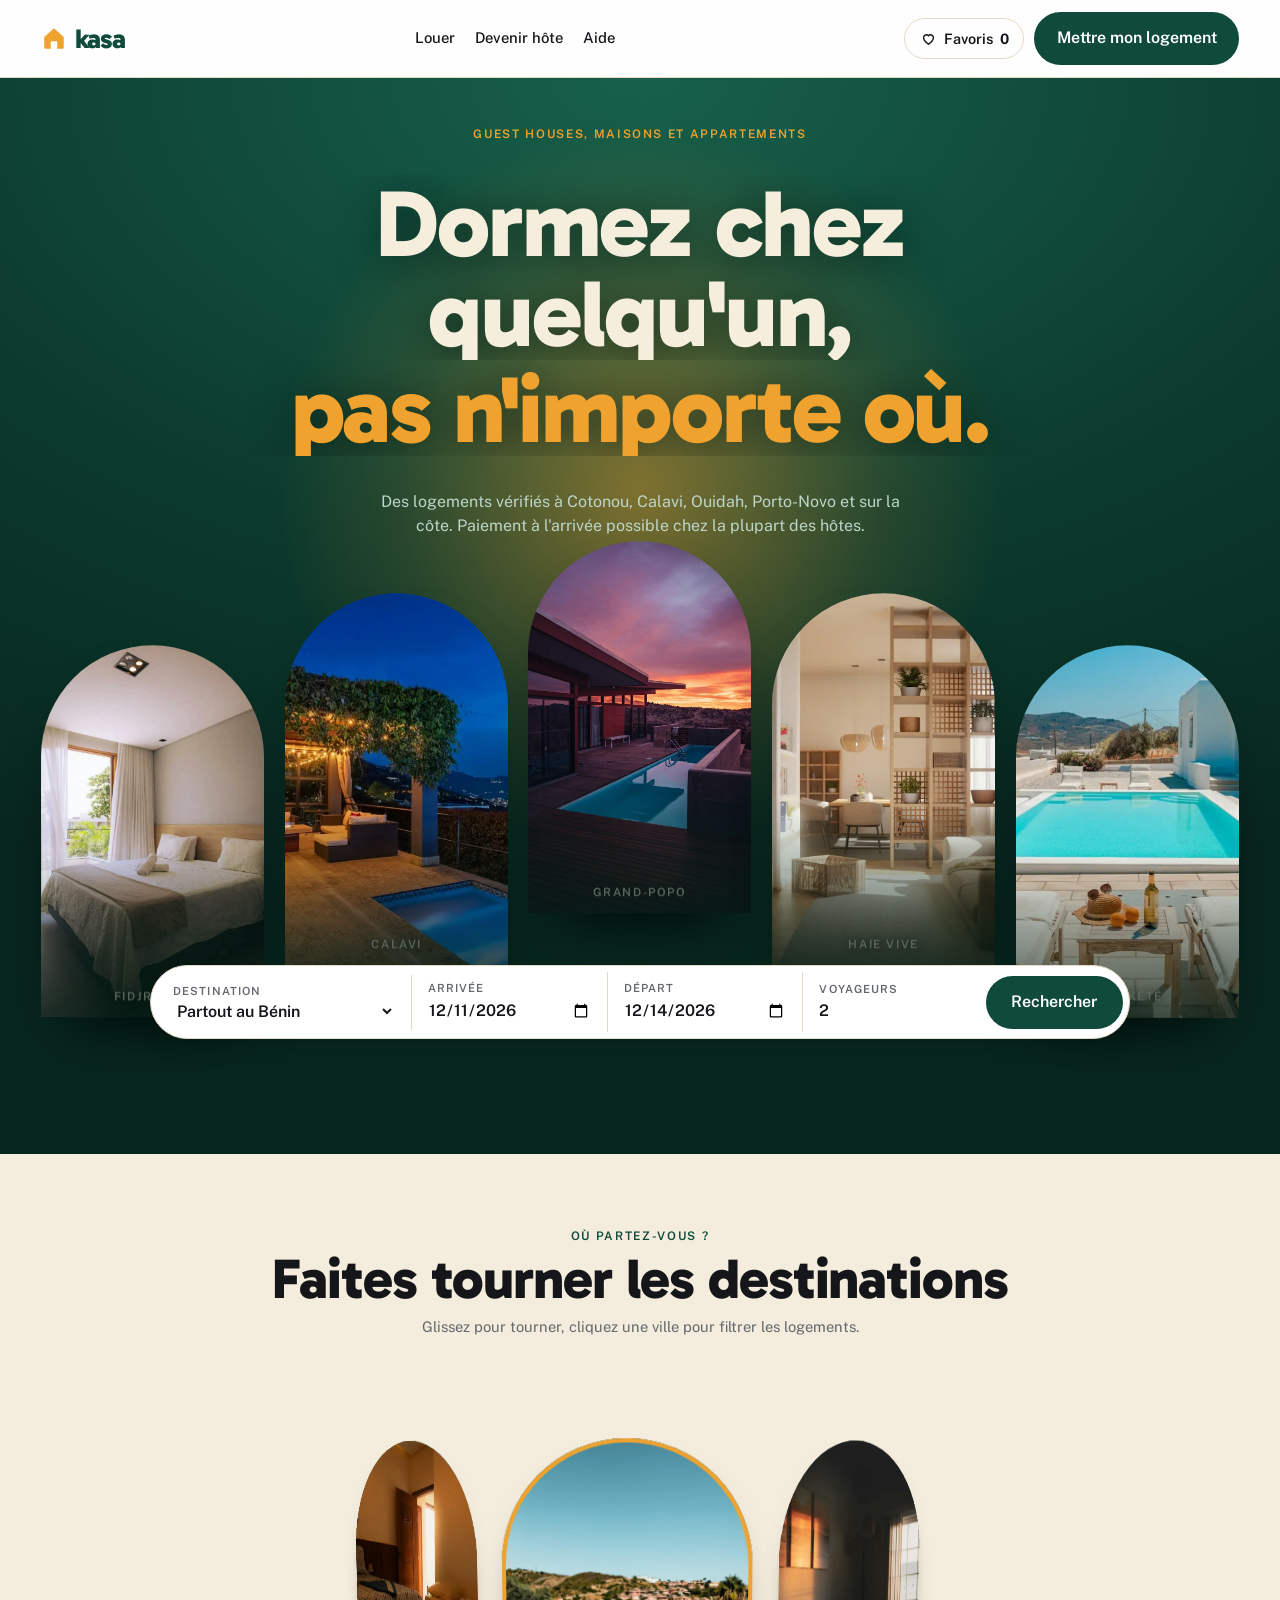
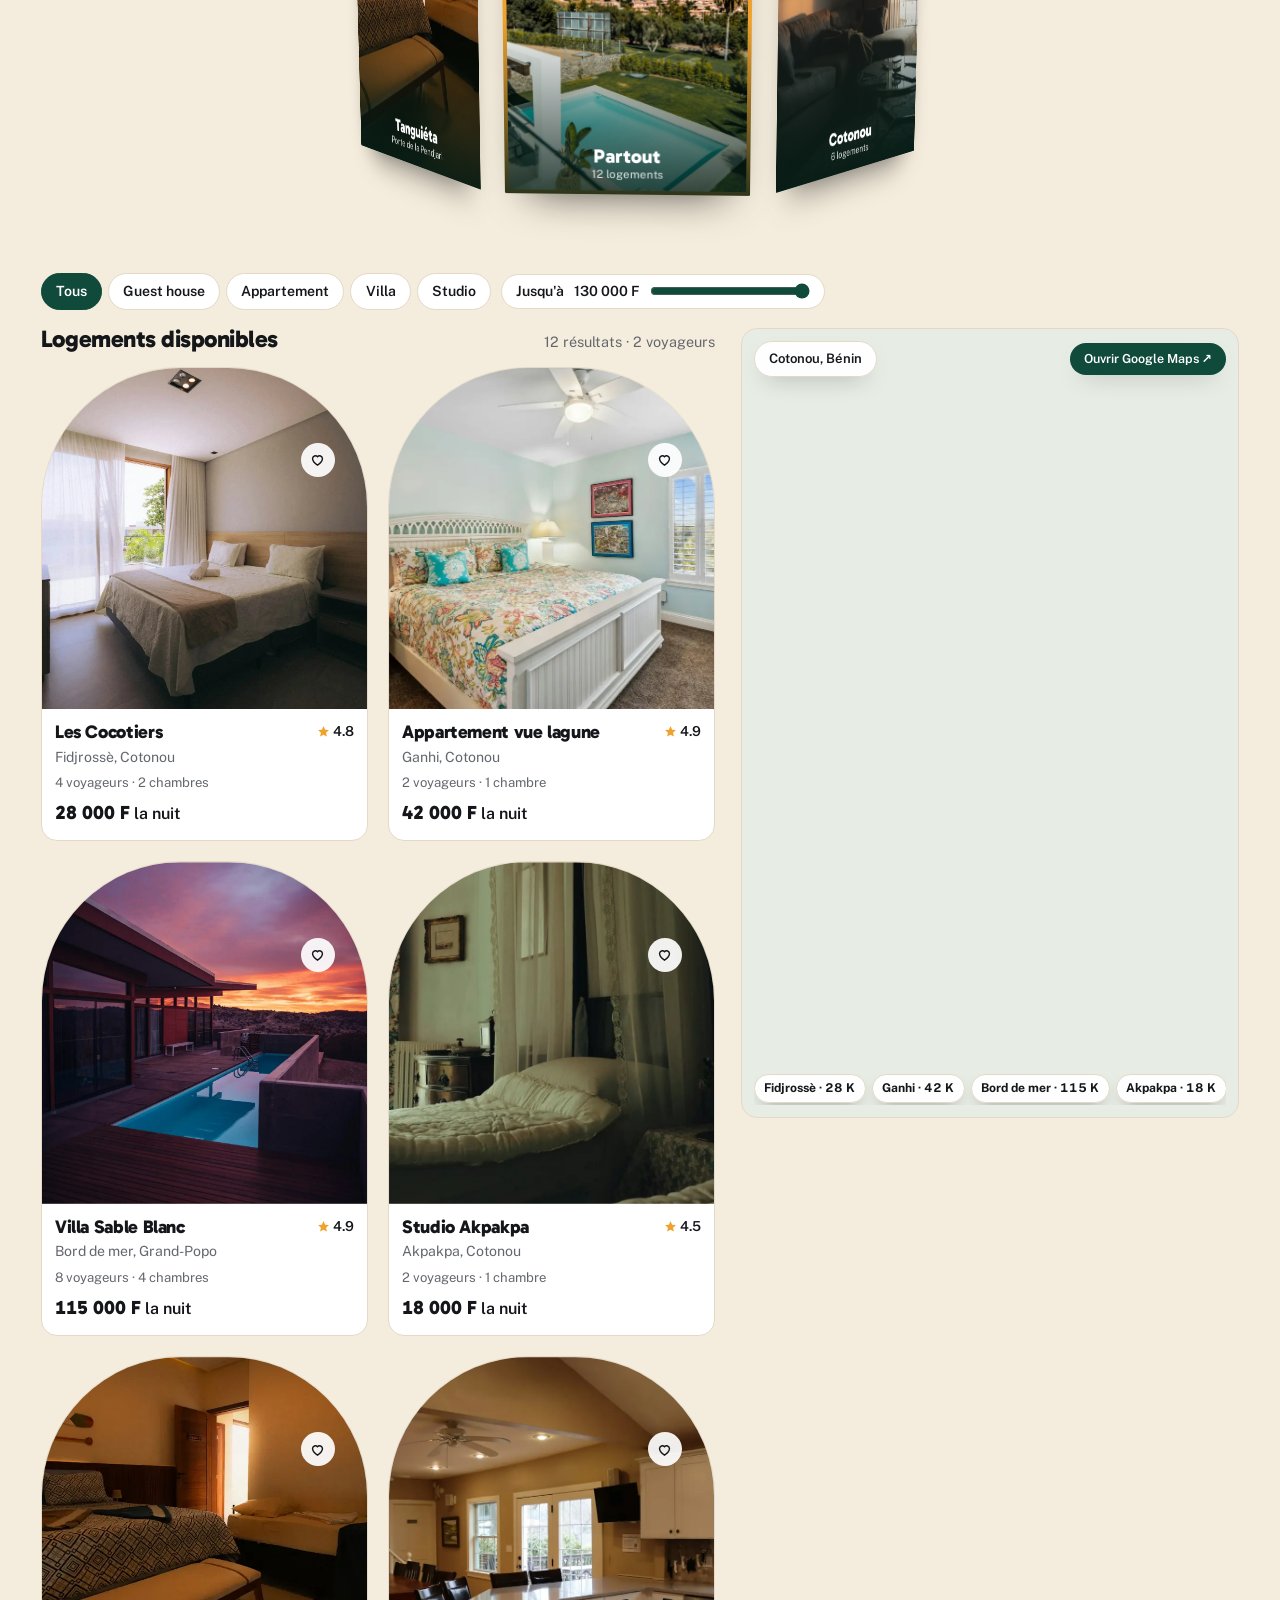
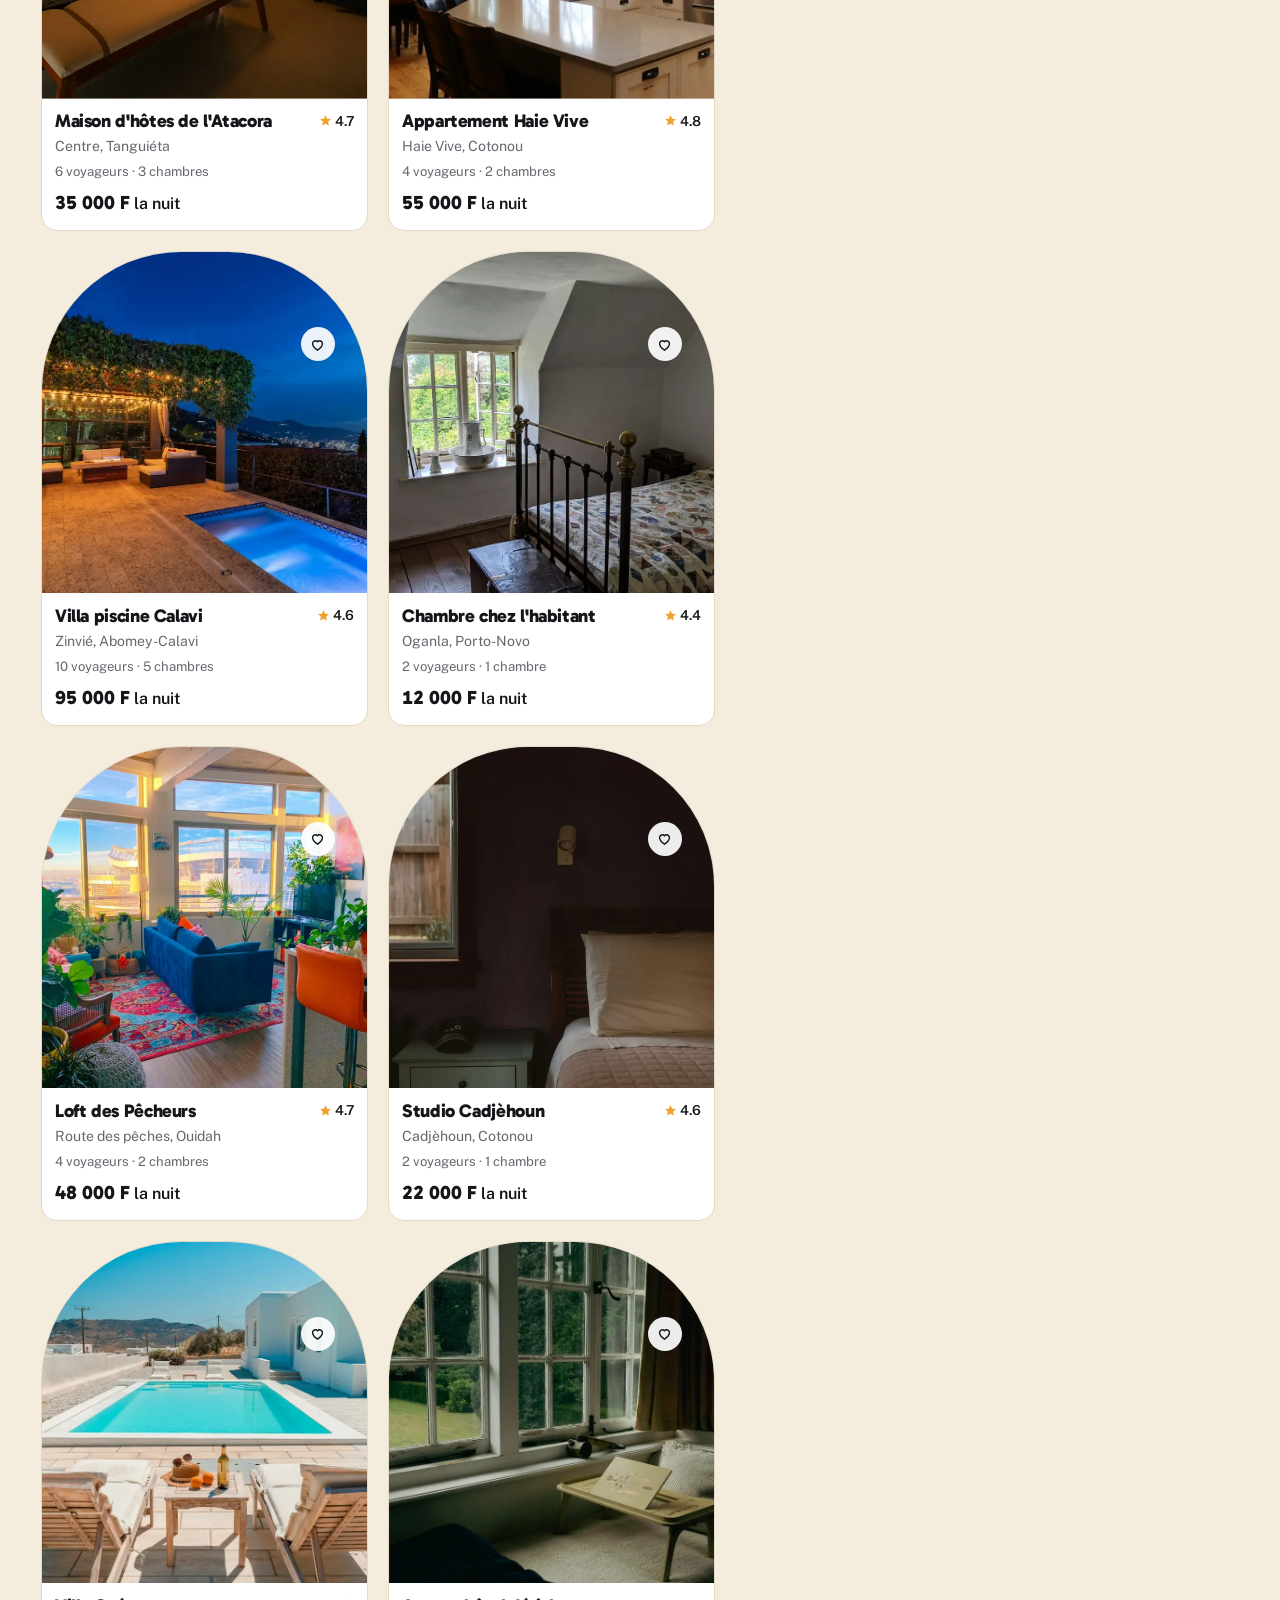
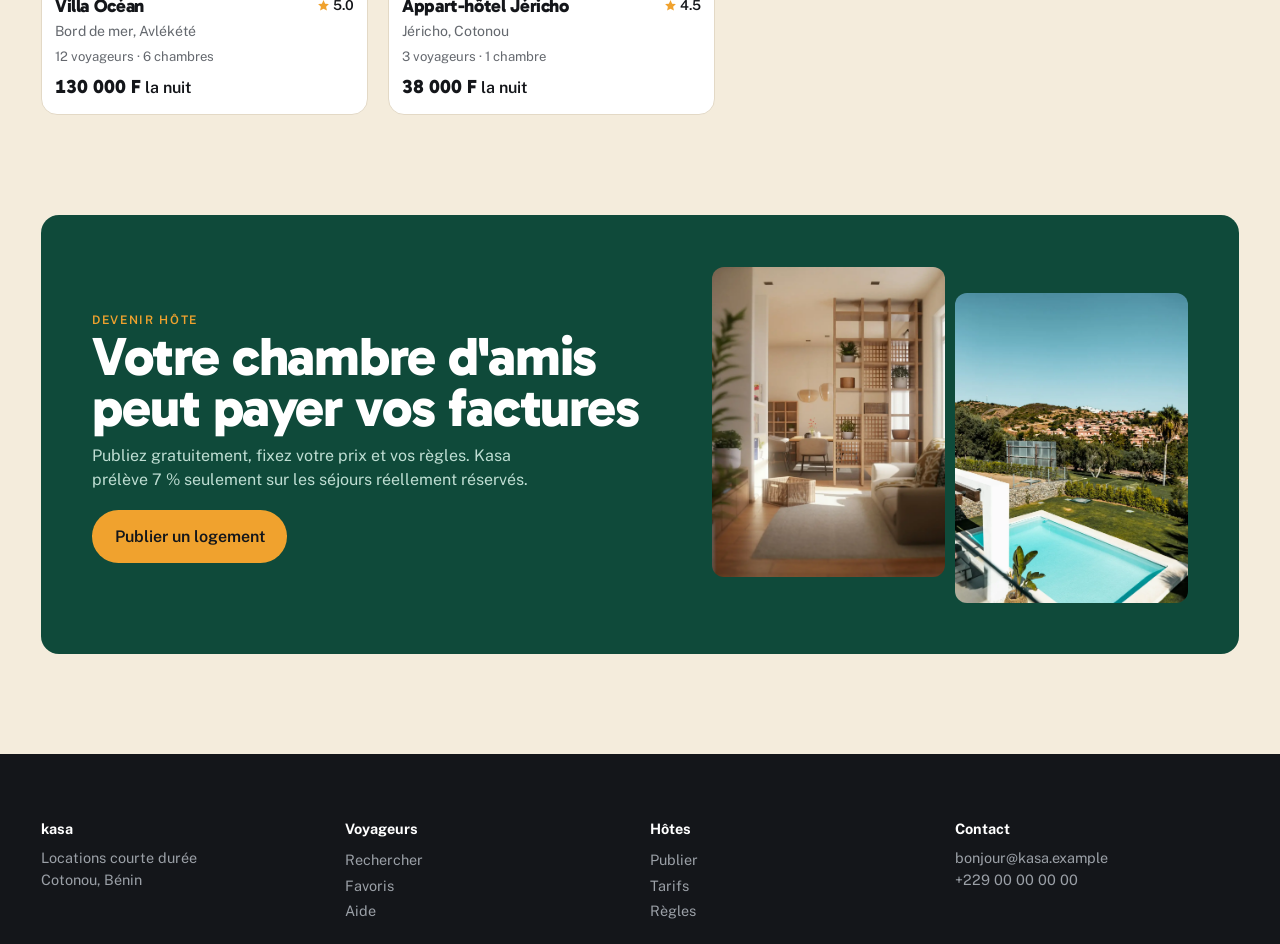
<file: kasa/index.html>
<!DOCTYPE html>
<html lang="fr" data-site="kasa">
<head>
<meta charset="utf-8">
<meta name="viewport" content="width=device-width, initial-scale=1">
<title>Kasa Locations au Bénin</title>
<link rel="icon" href="data:,">
<meta name="description" content="Kasa, place de marché de guest houses, maisons et appartements à louer au Bénin.">
<link rel="preconnect" href="https://fonts.googleapis.com">
<link rel="preconnect" href="https://fonts.gstatic.com" crossorigin>
<link href="https://fonts.googleapis.com/css2?family=Gabarito:wght@600;800&family=Public+Sans:wght@400;500;600&display=swap" rel="stylesheet">
<style>
/* Layout idea: vert de palmier sur papier crème, un jaune de taxi pour les prix. Deux colonnes : les annonces à gauche, la carte à droite qui répond au survol. */
:root{
  --cream:#f4ecdc; --paper:#fff; --ink:#14161a; --mute:#64686e;
  --green:#0f4a3a; --green2:#0b4435; --yellow:#f0a22e; --line:#e3d9c6;
  --display:"Gabarito",system-ui,sans-serif; --body:"Public Sans",system-ui,-apple-system,"Segoe UI",sans-serif;
  --gut:clamp(14px,3.2vw,46px); color-scheme:light;
}
*{box-sizing:border-box;margin:0}
html{overflow-x:clip}
body{background:var(--cream);color:var(--ink);font:400 1rem/1.5 var(--body)}
img{display:block;max-width:100%}
a{color:inherit;text-decoration:none}
button,input,select{font:inherit;color:inherit}
:focus-visible{outline:3px solid var(--green);outline-offset:2px}
h1,h2,h3{font-family:var(--display);font-weight:800;line-height:.95;letter-spacing:-.02em;text-wrap:balance}
.tag{font:600 .74rem/1 var(--body);letter-spacing:.14em;text-transform:uppercase;color:var(--green)}
.btn{display:inline-flex;align-items:center;justify-content:center;gap:.6em;padding:.9em 1.4em;background:var(--green);color:#fff;font-weight:600;border:0;border-radius:999px;cursor:pointer;transition:background .25s,transform .25s}
.btn:hover{background:var(--ink)}.btn:active{transform:scale(.97)}
.btn.line{background:none;color:var(--ink);box-shadow:inset 0 0 0 1.5px var(--line)}
.btn.line:hover{background:var(--ink);color:#fff;box-shadow:none}

.demo{background:var(--ink);color:#b6bac0;font-size:.76rem;padding:.5em var(--gut);text-align:center}
.demo b{color:#fff}

/* Nav */
.nav{position:sticky;top:0;z-index:60;background:rgba(255,255,255,.95);backdrop-filter:blur(8px);border-bottom:1px solid var(--line);display:flex;justify-content:space-between;align-items:center;gap:16px;padding:12px var(--gut)}
.logo{display:flex;align-items:center;gap:8px;font:800 1.7rem/1 var(--display);color:var(--green);letter-spacing:-.03em}
.logo svg{width:26px;height:26px;color:var(--yellow)}
.nav ul{display:flex;gap:20px;list-style:none;padding:0;font-size:.93rem;font-weight:500}
.nav ul a:hover{color:var(--green)}
.navr{display:flex;align-items:center;gap:10px}
.fav{display:flex;align-items:center;gap:7px;background:none;border:1.5px solid var(--line);border-radius:999px;padding:.6em 1em;font-weight:600;cursor:pointer;font-size:.9rem;transition:background .2s,color .2s,border-color .2s}
.fav svg{width:17px;height:17px}
.fav.on{border-color:var(--green);color:var(--green)}
.fav.active{background:var(--green);color:#fff;border-color:var(--green)}
@media(max-width:780px){.nav ul{display:none}}
@media(max-width:560px){.nav .btn{display:none}.logo{font-size:1.45rem}.fav{padding:.55em .8em}}

/* Hero aux arches */
.hero{position:relative;background:radial-gradient(110% 80% at 50% 0%,#17604b 0%,#0c3b2e 55%,#07261e 100%);color:#f6eedd;padding:clamp(26px,4vw,56px) var(--gut) clamp(70px,9vw,120px);overflow:hidden;display:grid;gap:clamp(18px,3vw,34px);justify-items:center;text-align:center}
.hero .tag{color:var(--yellow)}
.hero h1{font-size:clamp(2.4rem,7.4vw,6.6rem);max-width:15ch;position:relative;z-index:3;text-shadow:0 4px 40px rgba(4,25,19,.6)}
.hero h1 .l{display:block;overflow:hidden;padding-top:.06em}
.hero h1 .l>i{display:block;font-style:normal;transform:translateY(108%);transition:transform 1.1s cubic-bezier(.7,0,.15,1)}
.go .hero h1 .l>i{transform:none}.hero h1 .l:nth-child(2)>i{transition-delay:.12s}
.hero h1 em{font-style:normal;color:var(--yellow)}
.hero>p{color:#bcd6c9;max-width:52ch;position:relative;z-index:3}
.arches{display:flex;justify-content:center;align-items:flex-end;gap:clamp(8px,1.6vw,22px);width:100%;max-width:1240px;margin-top:clamp(20px,4vw,60px);perspective:1200px}
.arch{flex:1;max-width:240px;aspect-ratio:3/5;border-radius:999px 999px 16px 16px;overflow:hidden;position:relative;transform:translateY(120%);transition:transform 1.3s cubic-bezier(.2,.8,.2,1);will-change:transform;box-shadow:0 30px 60px -30px #000}
.go .arch{transform:translateY(var(--y,0))}
.arch:nth-child(1){--y:6%;transition-delay:.15s}.arch:nth-child(2){--y:-8%;transition-delay:.25s}.arch:nth-child(3){--y:-22%;transition-delay:.35s;max-width:280px}.arch:nth-child(4){--y:-8%;transition-delay:.45s}.arch:nth-child(5){--y:6%;transition-delay:.55s}
.arch .in{position:absolute;inset:-8%;will-change:transform}
.arch img{width:100%;height:100%;object-fit:cover;transition:transform 1.2s cubic-bezier(.2,.7,.2,1)}
.arch:hover img{transform:scale(1.1)}
.arch span{position:absolute;left:0;right:0;bottom:12px;font-size:.72rem;font-weight:600;letter-spacing:.14em;text-transform:uppercase;text-shadow:0 1px 10px #000}
.arch::after{content:"";position:absolute;inset:0;background:linear-gradient(180deg,transparent 55%,rgba(5,30,22,.75));pointer-events:none}
.sun{position:absolute;left:50%;top:38%;width:min(70vw,760px);aspect-ratio:1;border-radius:50%;transform:translate(-50%,-50%);background:radial-gradient(circle,rgba(240,162,46,.5),rgba(240,162,46,.12) 45%,transparent 68%);pointer-events:none;will-change:transform}
@media(max-width:700px){.arch:nth-child(1),.arch:nth-child(5){display:none}.arches{margin-top:-10px}}
.hero .bar{width:100%;max-width:980px;position:relative;z-index:4;margin-top:clamp(-70px,-5vw,-30px);text-align:left;color:var(--ink)}

/* Manège des destinations */
.ring-sec{background:var(--cream);padding:clamp(40px,6vw,80px) 0 clamp(20px,3vw,40px);overflow:hidden;display:grid;gap:10px;justify-items:center;text-align:center}
.ring-sec h2{font-size:clamp(1.8rem,4.4vw,3.6rem)}
.ring-sec p{color:var(--mute);font-size:.92rem}
.ring-view{width:100%;height:clamp(310px,40vw,470px);perspective:1100px;display:grid;place-items:center;cursor:grab;touch-action:pan-y;user-select:none}
.ring-view:active{cursor:grabbing}
.ring{position:relative;width:0;height:0;transform-style:preserve-3d;will-change:transform}
.ring button{position:absolute;left:calc(var(--cw)/-2);top:calc(var(--cw)*-0.72);width:var(--cw);height:calc(var(--cw)*1.44);border:0;padding:0;border-radius:999px 999px 14px 14px;overflow:hidden;cursor:pointer;background:#0c3b2e;color:#fff;backface-visibility:hidden;box-shadow:0 24px 44px -26px rgba(0,0,0,.7)}
.ring button img{width:100%;height:100%;object-fit:cover;pointer-events:none}
.ring button::after{content:"";position:absolute;inset:0;background:linear-gradient(180deg,transparent 50%,rgba(5,30,22,.82))}
.ring button b{position:absolute;left:0;right:0;bottom:30px;z-index:2;font:800 1.25rem/1 var(--display)}
.ring button small{position:absolute;left:0;right:0;bottom:12px;z-index:2;font-size:.72rem;opacity:.85}
.ring button[aria-pressed=true]{outline:4px solid var(--yellow);outline-offset:-4px}

.bar{display:grid;grid-template-columns:1.3fr 1fr 1fr .9fr auto;gap:0;background:#fff;border:1.5px solid var(--line);border-radius:999px;padding:6px;align-items:center;box-shadow:0 12px 30px -22px rgba(0,0,0,.5)}
.bar label{display:grid;gap:1px;padding:.5em 1em;border-right:1px solid var(--line);min-width:0}
.bar label:nth-child(4){border-right:0}
.bar span{font-size:.7rem;font-weight:600;letter-spacing:.1em;text-transform:uppercase;color:var(--mute)}
.bar input,.bar select{border:0;padding:0;background:none;font-weight:600;width:100%;min-width:0}
.bar input:focus,.bar select:focus{outline:0}
.bar .btn{border-radius:999px;padding:.9em 1.6em;margin-left:6px}
@media(max-width:900px){.bar{grid-template-columns:1fr 1fr;border-radius:18px;padding:8px}.bar label{border-right:0;border-bottom:1px solid var(--line)}.bar .btn{grid-column:1/-1;margin:6px 0 0}}

/* Filtres */
.filters{display:flex;gap:10px;flex-wrap:wrap;align-items:center;padding:16px var(--gut) 0}
.chips{display:flex;gap:6px;flex-wrap:wrap}
.chips button{padding:.5em 1em;border-radius:999px;border:1.5px solid var(--line);background:#fff;font-weight:600;font-size:.88rem;cursor:pointer;transition:background .25s,color .25s,border-color .25s}
.chips button[aria-pressed=true]{background:var(--green);color:#fff;border-color:var(--green)}
.rangef{display:flex;align-items:center;gap:10px;background:#fff;border:1.5px solid var(--line);border-radius:999px;padding:.4em 1em;font-size:.88rem;font-weight:600}
.rangef input{accent-color:var(--green);width:clamp(90px,14vw,160px)}

/* Split */
.split{display:grid;grid-template-columns:1.15fr .85fr;gap:clamp(14px,2vw,30px);padding:18px var(--gut) clamp(50px,8vw,100px);align-items:start}
@media(max-width:980px){.split{grid-template-columns:1fr}.mapwrap{order:-1;position:relative!important;top:auto!important;height:340px!important}}
.list{display:grid;gap:14px}
.list-head{display:flex;justify-content:space-between;align-items:baseline;gap:12px;flex-wrap:wrap}
.list-head h2{font-size:1.5rem}
.list-head span{color:var(--mute);font-size:.9rem}
.cards{display:grid;grid-template-columns:repeat(auto-fill,minmax(min(100%,250px),1fr));gap:clamp(12px,1.6vw,20px)}
.card{background:#fff;border:1.5px solid var(--line);border-radius:140px 140px 16px 16px;overflow:hidden;display:grid;grid-template-rows:auto 1fr;cursor:pointer;text-align:left;padding:0;transition:transform .35s cubic-bezier(.2,.8,.3,1),box-shadow .35s,border-color .3s}
.card:hover,.card.hl{transform:translateY(-4px);box-shadow:0 22px 40px -26px rgba(0,0,0,.5);border-color:var(--green)}
.card .ph{position:relative;aspect-ratio:1/1.05;overflow:hidden;background:var(--line)}
.card .ph img{width:100%;height:100%;object-fit:cover;clip-path:inset(0 0 100% 0);transform:scale(1.14);transition:clip-path .9s cubic-bezier(.7,0,.15,1),transform 1.3s cubic-bezier(.2,.7,.2,1)}
.card.in .ph img{clip-path:inset(0);transform:none}
.card:hover .ph img{transform:scale(1.07)}
.card .heart{position:absolute;top:22%;right:10%;width:34px;height:34px;border-radius:50%;background:rgba(255,255,255,.92);border:0;display:grid;place-items:center;cursor:pointer;transition:transform .3s cubic-bezier(.3,1.6,.5,1)}
.card .heart:hover{transform:scale(1.14)}
.card .heart svg{width:17px;height:17px;fill:none;stroke:var(--ink);stroke-width:2}
.card .heart.on svg{fill:#e5484d;stroke:#e5484d}
.card .kind{position:absolute;left:50%;transform:translateX(-50%);bottom:9px;background:rgba(20,22,26,.82);color:#fff;font-size:.68rem;font-weight:600;letter-spacing:.08em;text-transform:uppercase;padding:.35em .6em;border-radius:999px}
.card .body{padding:12px 13px 14px;display:grid;gap:5px;align-content:start}
.card .top{display:flex;justify-content:space-between;gap:8px;align-items:baseline}
.card h3{font-size:1.15rem}
.card .note{font-weight:600;font-size:.86rem;white-space:nowrap;display:flex;align-items:center;gap:3px}
.card .note svg{width:13px;height:13px;fill:var(--yellow)}
.card .where{color:var(--mute);font-size:.88rem}
.card .feat{color:var(--mute);font-size:.82rem}
.card .price{margin-top:4px;font-weight:600}
.card .price b{font:800 1.2rem var(--display);font-variant-numeric:tabular-nums}
.card.hide{display:none}
.nojs .card .ph img{clip-path:none;transform:none}
.none{padding:40px 0;text-align:center;color:var(--mute)}

/* Carte Google Maps */
.mapwrap{position:sticky;top:84px;height:calc(100svh - 110px);border-radius:16px;overflow:hidden;border:1.5px solid var(--line);background:#e7ece5;display:grid;grid-template-rows:1fr}
.mapwrap iframe{width:100%;height:100%;border:0}
.map-top{position:absolute;left:12px;right:12px;top:12px;z-index:4;display:flex;justify-content:space-between;align-items:center;gap:10px;pointer-events:none}
.map-badge{background:rgba(255,255,255,.94);backdrop-filter:blur(8px);border:1px solid var(--line);border-radius:999px;padding:7px 14px;font-size:.82rem;font-weight:600;color:var(--ink);box-shadow:0 10px 24px -12px rgba(0,0,0,.35);pointer-events:auto}
.map-ext{background:var(--green);color:#fff;border-radius:999px;padding:7px 14px;font-size:.78rem;font-weight:600;box-shadow:0 10px 24px -12px rgba(0,0,0,.35);pointer-events:auto;white-space:nowrap}
.map-ext:hover{background:var(--ink)}
.map-pins{position:absolute;left:12px;right:12px;bottom:12px;z-index:4;display:flex;gap:6px;overflow-x:auto;padding-bottom:2px;scrollbar-width:thin}
.pin{flex:none;background:rgba(255,255,255,.95);border:1.5px solid var(--line);border-radius:999px;padding:.38em .78em;font-size:.76rem;font-weight:700;font-variant-numeric:tabular-nums;cursor:pointer;white-space:nowrap;box-shadow:0 6px 16px -8px rgba(0,0,0,.45);transition:background .2s,color .2s,border-color .2s,transform .2s}
.pin:hover,.pin.hl{background:var(--green);color:#fff;border-color:var(--green);transform:translateY(-2px)}
.pin.hide{display:none}

/* Devenir hôte */
.host{margin:0 var(--gut) clamp(50px,8vw,100px);background:var(--green);color:#fff;border-radius:18px;padding:clamp(22px,4vw,56px);display:grid;grid-template-columns:1.1fr .9fr;gap:clamp(18px,3vw,48px);align-items:center}
.host h2{font-size:clamp(1.9rem,4.4vw,3.4rem)}
.host p{color:#bfded3;margin:10px 0 18px;max-width:46ch}
.host .btn{background:var(--yellow);color:var(--ink)}
.host .btn:hover{background:#fff}
.host .pics{display:grid;grid-template-columns:1fr 1fr;gap:10px}
.host .pics figure{border-radius:12px;overflow:hidden;aspect-ratio:3/4;margin:0}
.host .pics figure:nth-child(2){margin-top:26px}
.host .pics img{width:100%;height:100%;object-fit:cover}
@media(max-width:800px){.host{grid-template-columns:1fr}}

footer{background:var(--ink);color:#9ba0a7;padding:clamp(32px,5vw,64px) var(--gut) 20px;display:grid;gap:24px;font-size:.9rem}
.fgrid{display:grid;grid-template-columns:repeat(auto-fit,minmax(170px,1fr));gap:20px}
.fgrid b{display:block;color:#fff;margin-bottom:7px}
.fgrid a{display:block;padding:2px 0}.fgrid a:hover{color:#fff}
.legal{font-size:.76rem;border-top:1px solid rgba(255,255,255,.15);padding-top:15px}

/* Fiche */
dialog{border:0;padding:0;border-radius:18px;max-width:min(980px,95vw);width:100%;max-height:92vh;overflow:auto;background:#fff;margin:auto}
dialog::backdrop{background:rgba(20,22,26,.6);backdrop-filter:blur(3px)}
dialog[open]{animation:iris .8s cubic-bezier(.7,0,.2,1)}
@keyframes iris{from{clip-path:circle(0% at var(--ox,50%) var(--oy,50%))}to{clip-path:circle(150% at var(--ox,50%) var(--oy,50%))}}
@keyframes pop{from{opacity:0;transform:translateY(18px) scale(.98)}}
.x{position:absolute;right:12px;top:12px;width:38px;height:38px;border-radius:50%;background:#fff;border:0;font-size:1.1rem;cursor:pointer;z-index:5;box-shadow:0 4px 12px -4px rgba(0,0,0,.4)}
.sheet{display:grid}
.gal{display:grid;grid-template-columns:2fr 1fr;gap:5px;height:clamp(220px,34vh,330px)}
.gal>*{overflow:hidden}.gal img{width:100%;height:100%;object-fit:cover}
.gal .side{display:grid;grid-template-rows:1fr 1fr;gap:5px}
.sheet-b{padding:clamp(18px,3vw,34px);display:grid;grid-template-columns:1.3fr .7fr;gap:clamp(18px,3vw,40px);align-items:start}
@media(max-width:760px){.sheet-b{grid-template-columns:1fr}.gal{grid-template-columns:1fr}.gal .side{display:none}}
.sheet h2{font-size:clamp(1.6rem,3.4vw,2.6rem)}
.sheet .sub{color:var(--mute);margin:4px 0 14px}
.amen{display:grid;grid-template-columns:repeat(auto-fit,minmax(150px,1fr));gap:8px;margin:16px 0;list-style:none;padding:0}
.amen li{display:flex;gap:8px;align-items:center;font-size:.92rem}
.amen li::before{content:"●";color:var(--green);font-size:.6em}
.hostbox{display:flex;gap:12px;align-items:center;border-top:1px solid var(--line);padding-top:14px;margin-top:14px}
.hostbox i{width:42px;height:42px;border-radius:50%;background:var(--green);color:#fff;display:grid;place-items:center;font-style:normal;font-weight:700}
.book{border:1.5px solid var(--line);border-radius:14px;padding:18px;display:grid;gap:10px;position:sticky;top:10px}
.book .p{font:800 1.6rem var(--display);font-variant-numeric:tabular-nums}
.book .p small{font:400 .85rem var(--body);color:var(--mute)}
.book .dates{display:grid;grid-template-columns:1fr 1fr;gap:8px}
.book label{display:grid;gap:3px;font-size:.74rem;font-weight:600;letter-spacing:.08em;text-transform:uppercase;color:var(--mute)}
.book input,.book select{border:1.5px solid var(--line);border-radius:8px;padding:.5em .6em;font-weight:600}
.book dl{display:grid;grid-template-columns:1fr auto;gap:0;font-size:.9rem;margin-top:4px}
.book dt,.book dd{padding:7px 0;border-top:1px solid var(--line)}
.book dd{text-align:right;font-weight:600;font-variant-numeric:tabular-nums}
.book .tot{font-weight:800;font-size:1.05rem}
.bk-fields{display:grid;gap:8px;border-top:1px solid var(--line);padding-top:10px}
.bk-done{background:var(--cream);border:1.5px solid var(--green);border-radius:12px;padding:14px;display:grid;gap:8px}
.bk-done h3{font-size:1.35rem;color:var(--green)}
.bk-done small{color:var(--mute);font-size:.86rem}
.host-dlg{max-width:min(620px,95vw);padding:clamp(22px,4vw,38px)}
.host-form{display:grid;gap:12px;margin-top:14px}
.host-form .row2{display:grid;grid-template-columns:1fr 1fr;gap:10px}
.host-form label{display:grid;gap:4px;font-size:.76rem;font-weight:600;letter-spacing:.06em;text-transform:uppercase;color:var(--mute)}
.host-form input,.host-form select,.host-form textarea{border:1.5px solid var(--line);border-radius:10px;padding:.65em .8em;font:400 .95rem var(--body);color:var(--ink);background:#fff;width:100%}
.host-form textarea{min-height:86px;resize:vertical}
@media(max-width:600px){.host-form .row2{grid-template-columns:1fr}}

@media(prefers-reduced-motion:reduce){*,*::before,*::after{transition:none!important;animation:none!important}.card .ph img{clip-path:none;transform:none}}
</style>
<link rel="stylesheet" href="../mobile-compact.css"><script src="../mobile-compact.js" defer></script>
</head>
<body class="nojs">

<header class="nav">
  <a class="logo" href="#top"><svg viewBox="0 0 24 24" fill="currentColor" aria-hidden="true"><path d="M3 11 12 3l9 8v10a1 1 0 0 1-1 1h-5v-7H9v7H4a1 1 0 0 1-1-1V11Z"/></svg>kasa</a>
  <nav aria-label="Navigation"><ul><li><a href="#annonces">Louer</a></li><li><a href="#hote">Devenir hôte</a></li><li><a href="#annonces">Aide</a></li></ul></nav>
  <div class="navr"><button class="fav" id="favBtn" aria-pressed="false"><svg viewBox="0 0 24 24" fill="none" stroke="currentColor" stroke-width="2"><path d="M12 20s-7-4.6-7-9.4A4.1 4.1 0 0 1 12 8a4.1 4.1 0 0 1 7 2.6C19 15.4 12 20 12 20Z"/></svg>Favoris <b id="favN">0</b></button><button class="btn" id="openHostNav" type="button">Mettre mon logement</button></div>
</header>

<main id="top">
<section class="hero" id="hero">
  <div class="sun" id="sun"></div>
  <span class="tag">Guest houses, maisons et appartements</span>
  <h1><span class="l"><i>Dormez chez quelqu'un,</i></span><span class="l"><i><em>pas n'importe où.</em></i></span></h1>
  <p>Des logements vérifiés à Cotonou, Calavi, Ouidah, Porto-Novo et sur la côte. Paiement à l'arrivée possible chez la plupart des hôtes.</p>
  <div class="arches" id="arches">
    <div class="arch" data-d="26"><div class="in"><img src="img/l1.webp" alt="Chambre avec balcon"></div><span>Fidjrossè</span></div>
    <div class="arch" data-d="-18"><div class="in"><img src="img/v3.webp" alt="Terrasse et piscine"></div><span>Calavi</span></div>
    <div class="arch" data-d="34"><div class="in"><img src="img/v1.webp" alt="Villa au coucher du soleil" fetchpriority="high"></div><span>Grand-Popo</span></div>
    <div class="arch" data-d="-18"><div class="in"><img src="img/a2.webp" alt="Salon lumineux"></div><span>Haie Vive</span></div>
    <div class="arch" data-d="26"><div class="in"><img src="img/v4.webp" alt="Piscine et transats"></div><span>Avlékété</span></div>
  </div>
  <form class="bar" id="bar" onsubmit="return false">
    <label><span>Destination</span><select id="fVille"><option value="">Partout au Bénin</option><option>Cotonou</option><option>Abomey-Calavi</option><option>Porto-Novo</option><option>Ouidah</option><option>Grand-Popo</option><option>Avlékété</option><option>Tanguiéta</option></select></label>
    <label><span>Arrivée</span><input type="date" id="fIn"></label>
    <label><span>Départ</span><input type="date" id="fOut"></label>
    <label><span>Voyageurs</span><input type="number" id="fPax" min="1" max="12" value="2"></label>
    <button class="btn" id="go">Rechercher</button>
  </form>
</section>

<section class="ring-sec" aria-label="Destinations">
  <span class="tag">Où partez-vous ?</span>
  <h2>Faites tourner les destinations</h2>
  <p>Glissez pour tourner, cliquez une ville pour filtrer les logements.</p>
  <div class="ring-view" id="ringView"><div class="ring" id="ring"></div></div>
</section>


<div class="filters">
  <div class="chips" id="chips" role="group" aria-label="Type de logement">
    <button aria-pressed="true" data-f="tout">Tous</button><button aria-pressed="false" data-f="guest">Guest house</button><button aria-pressed="false" data-f="appart">Appartement</button><button aria-pressed="false" data-f="villa">Villa</button><button aria-pressed="false" data-f="studio">Studio</button>
  </div>
  <label class="rangef">Jusqu'à <output id="maxOut">130 000 F</output><input type="range" id="fMax" min="10000" max="130000" step="5000" value="130000" aria-label="Prix maximum par nuit"></label>
</div>

<section class="split" id="annonces">
  <div class="list">
    <div class="list-head"><h2 id="resTitle">Logements disponibles</h2><span id="resSub"></span></div>
    <div class="cards" id="cards"></div>
    <p class="none" id="none" hidden>Aucun logement ne correspond. Élargissez la date, la ville ou le budget.</p>
  </div>
  <div class="mapwrap">
    <iframe id="gmap" title="Carte Google Maps des logements au Bénin" src="https://www.google.com/maps?q=Cotonou,Benin&amp;output=embed" loading="lazy" referrerpolicy="no-referrer-when-downgrade" allowfullscreen></iframe>
    <div class="map-top">
      <span class="map-badge" id="mapFocus">Cotonou, Bénin</span>
      <a class="map-ext" id="mapExt" href="https://maps.google.com/?q=Cotonou,Benin" target="_blank" rel="noopener">Ouvrir Google Maps ↗</a>
    </div>
    <div class="map-pins" id="map" aria-label="Accès rapide par logement sur la carte"></div>
  </div>
</section>

<section class="host" id="hote">
  <div>
    <span class="tag" style="color:var(--yellow)">Devenir hôte</span>
    <h2>Votre chambre d'amis peut payer vos factures</h2>
    <p>Publiez gratuitement, fixez votre prix et vos règles. Kasa prélève 7 % seulement sur les séjours réellement réservés.</p>
    <button class="btn" id="openHostSec" type="button">Publier un logement</button>
  </div>
  <div class="pics"><figure><img src="img/a2.webp" alt="Salon lumineux d'un appartement" loading="lazy"></figure><figure><img src="img/v6.webp" alt="Piscine d'une villa" loading="lazy"></figure></div>
</section>
</main>

<footer>
  <div class="fgrid">
    <div><b>kasa</b>Locations courte durée<br>Cotonou, Bénin</div>
    <div><b>Voyageurs</b><a href="#annonces">Rechercher</a><a href="#annonces">Favoris</a><a href="#annonces">Aide</a></div>
    <div><b>Hôtes</b><a href="#hote">Publier</a><a href="#hote">Tarifs</a><a href="#hote">Règles</a></div>
    <div><b>Contact</b>bonjour@kasa.example<br>+229 00 00 00 00</div>
  </div>
</footer>

<dialog id="dlg" aria-labelledby="shTitle">
  <button class="x" id="dlgX" aria-label="Fermer">×</button>
  <div class="sheet">
    <div class="gal"><div id="g1"></div><div class="side"><div id="g2"></div><div id="g3"></div></div></div>
    <div class="sheet-b">
      <div>
        <h2 id="shTitle"></h2>
        <p class="sub" id="shSub"></p>
        <p id="shDesc"></p>
        <ul class="amen" id="shAmen"></ul>
        <div class="hostbox"><i id="shInit"></i><div><b id="shHost"></b><br><small style="color:var(--mute)" id="shHostSub"></small></div></div>
      </div>
      <div class="book">
        <div class="p" id="bkP"></div>
        <form id="bkForm" style="display:grid;gap:10px">
          <div class="dates"><label>Arrivée<input type="date" id="bkIn" required></label><label>Départ<input type="date" id="bkOut" required></label></div>
          <label>Voyageurs<select id="bkPax"></select></label>
          <dl id="bkLines"></dl>
          <div class="bk-fields">
            <label>Nom complet<input type="text" id="bkName" placeholder="Votre nom" required></label>
            <label>Téléphone / WhatsApp<input type="tel" id="bkTel" placeholder="+229 …" required></label>
            <label>Règlement<select id="bkPay"><option>À l'arrivée</option><option>Mobile Money (MTN / Moov)</option><option>Carte bancaire</option></select></label>
          </div>
          <button class="btn" id="bkGo" type="submit">Confirmer la réservation</button>
        </form>
        <div class="bk-done" id="bkDone" hidden>
          <h3>Séjour confirmé</h3>
          <b id="bkRef" style="font-size:.9rem"></b>
          <small id="bkRecap"></small>
          <button class="btn line" id="bkAgain" type="button">Modifier les dates</button>
        </div>
      </div>
    </div>
  </div>
</dialog>

<dialog id="hostDlg" class="host-dlg" aria-labelledby="hostDlgTitle">
  <button class="x" id="hostDlgX" aria-label="Fermer">×</button>
  <span class="tag">Espace hôte</span>
  <h2 id="hostDlgTitle" style="font-size:clamp(1.6rem,3vw,2.2rem);margin-top:6px">Publier un logement sur Kasa</h2>
  <p style="color:var(--mute);font-size:.92rem;margin-top:4px">Votre annonce apparaît immédiatement dans le catalogue et sur la carte.</p>
  <form class="host-form" id="hostForm">
    <label>Titre du logement<input type="text" id="hTitle" placeholder="Ex. Villa Cocotier avec terrasse" required></label>
    <div class="row2">
      <label>Type<select id="hKind"><option value="guest">Guest house</option><option value="appart">Appartement</option><option value="villa">Villa</option><option value="studio">Studio</option></select></label>
      <label>Ville<select id="hCity"><option>Cotonou</option><option>Abomey-Calavi</option><option>Porto-Novo</option><option>Ouidah</option><option>Grand-Popo</option><option>Avlékété</option><option>Tanguiéta</option></select></label>
    </div>
    <div class="row2">
      <label>Quartier<input type="text" id="hQuartier" placeholder="Ex. Haie Vive" required></label>
      <label>Prix par nuit (FCFA)<input type="number" id="hPrice" min="5000" step="1000" value="45000" required></label>
    </div>
    <div class="row2">
      <label>Voyageurs max<input type="number" id="hPax" min="1" max="16" value="4" required></label>
      <label>Chambres<input type="number" id="hCh" min="1" max="10" value="2" required></label>
    </div>
    <label>Nom de l'hôte<input type="text" id="hHost" placeholder="Votre prénom" required></label>
    <label>Description<textarea id="hDesc" placeholder="Décrivez l'ambiance, les atouts et la localisation…" required></textarea></label>
    <button class="btn" type="submit">Publier l'annonce</button>
  </form>
</dialog>

<script>
(function(){
const $=(s,r=document)=>r.querySelector(s), $$=(s,r=document)=>[...r.querySelectorAll(s)];
const reduce=matchMedia('(prefers-reduced-motion: reduce)').matches;
const fcfa=n=>n.toLocaleString('fr-FR').replace(/ | /g,' ')+' F';
document.body.classList.remove('nojs');

const KIND={guest:'Guest house',appart:'Appartement',villa:'Villa',studio:'Studio'};
const L=[
 {id:1,n:'Les Cocotiers',k:'guest',ville:'Cotonou',q:'Fidjrossè',p:28000,pax:4,ch:2,note:4.8,img:['l1','a1','l5'],x:44,y:62,h:'Adjo',d:"Deux chambres dans une maison familiale à cinq minutes de la plage. Petit-déjeuner compris, cuisine à partager.",a:['Wi-Fi fibre','Climatisation','Petit-déjeuner','Parking dans la cour','Eau chaude']},
 {id:2,n:'Appartement vue lagune',k:'appart',ville:'Cotonou',q:'Ganhi',p:42000,pax:2,ch:1,note:4.9,img:['l2','a4','a1'],x:49,y:56,h:'Rodrigue',d:"Au sixième étage, fenêtres plein ouest sur la lagune. Idéal pour un séjour de travail.",a:['Wi-Fi fibre','Climatisation','Bureau','Ascenseur','Groupe électrogène']},
 {id:3,n:'Villa Sable Blanc',k:'villa',ville:'Grand-Popo',q:'Bord de mer',p:115000,pax:8,ch:4,note:4.9,img:['v1','v4','l6'],x:16,y:74,h:'Mireille',d:"Villa les pieds dans le sable, piscine privée et terrasse abritée. Gardien présent jour et nuit.",a:['Piscine privée','Accès plage','Cuisine équipée','Gardien 24 h','Climatisation']},
 {id:4,n:'Studio Akpakpa',k:'studio',ville:'Cotonou',q:'Akpakpa',p:18000,pax:2,ch:1,note:4.5,img:['l3','a1','l8'],x:54,y:60,h:'Serge',d:"Studio simple et propre, à dix minutes du pont. Entrée indépendante, idéal courts séjours.",a:['Wi-Fi','Ventilateur','Entrée indépendante','Eau chaude']},
 {id:5,n:"Maison d'hôtes de l'Atacora",k:'guest',ville:'Tanguiéta',q:'Centre',p:35000,pax:6,ch:3,note:4.7,img:['l4','l7','v5'],x:30,y:12,h:'Fatou',d:"Point de départ pour le parc de la Pendjari. Repas du soir sur demande, départ possible à 5 h.",a:['Repas sur demande','Parking 4×4','Terrasse','Moustiquaires','Guide sur place']},
 {id:6,n:'Appartement Haie Vive',k:'appart',ville:'Cotonou',q:'Haie Vive',p:55000,pax:4,ch:2,note:4.8,img:['l5','a2','a3'],x:41,y:58,h:'Nadia',d:"Deux chambres, grande cuisine ouverte et balcon. Commerces et restaurants à pied.",a:['Wi-Fi fibre','Climatisation','Cuisine équipée','Lave-linge','Balcon']},
 {id:7,n:'Villa piscine Calavi',k:'villa',ville:'Abomey-Calavi',q:'Zinvié',p:95000,pax:10,ch:5,note:4.6,img:['v3','v2','l6'],x:38,y:48,h:'Pascal',d:"Grande villa pour les familles et les séminaires, piscine éclairée et paillote au fond du jardin.",a:['Piscine','Paillote','Cuisine équipée','Parking 6 places','Groupe électrogène']},
 {id:8,n:"Chambre chez l'habitant",k:'guest',ville:'Porto-Novo',q:'Oganla',p:12000,pax:2,ch:1,note:4.4,img:['l7','l3','a4'],x:66,y:54,h:'Célestine',d:"Une chambre dans une maison afro-brésilienne du vieux Porto-Novo. Accueil en français et en goun.",a:['Petit-déjeuner','Ventilateur','Cour ombragée','Marché à 300 m']},
 {id:9,n:'Loft des Pêcheurs',k:'appart',ville:'Ouidah',q:'Route des pêches',p:48000,pax:4,ch:2,note:4.7,img:['a3','l2','v6'],x:28,y:66,h:'Kossi',d:"Ancien entrepôt transformé en loft, hauts plafonds et lumière du matin. Vélos à disposition.",a:['Wi-Fi','Vélos','Cuisine équipée','Terrasse','Climatisation']},
 {id:10,n:'Studio Cadjèhoun',k:'studio',ville:'Cotonou',q:'Cadjèhoun',p:22000,pax:2,ch:1,note:4.6,img:['l8','l1','a1'],x:46,y:53,h:'Blaise',d:"À deux pas de l'aéroport, pour une escale ou un vol tôt le matin. Arrivée autonome par boîte à clés.",a:['Arrivée autonome','Climatisation','Wi-Fi','Navette aéroport']},
 {id:11,n:'Villa Océan',k:'villa',ville:'Avlékété',q:'Bord de mer',p:130000,pax:12,ch:6,note:5.0,img:['v4','v1','l6'],x:22,y:72,h:'Hortense',d:"Six chambres face à l'océan, grande table sous la paillote, cuisinière disponible sur demande.",a:['Accès plage privé','Piscine','Cuisinière sur demande','Gardien 24 h','Parking 8 places']},
 {id:12,n:'Appart-hôtel Jéricho',k:'appart',ville:'Cotonou',q:'Jéricho',p:38000,pax:3,ch:1,note:4.5,img:['a4','l5','a2'],x:43,y:55,h:'Ismaël',d:"Appartement de standing avec ménage tous les deux jours et réception à l'entrée de la résidence.",a:['Ménage inclus','Réception','Climatisation','Wi-Fi fibre','Salle de sport']}
];
const star='<svg viewBox="0 0 24 24"><path d="m12 2 3 6.6 7 .8-5.2 4.8 1.5 7L12 17.8 5.7 21.2l1.5-7L2 9.4l7-.8Z"/></svg>';
const heart='<svg viewBox="0 0 24 24"><path d="M12 20s-7-4.6-7-9.4A4.1 4.1 0 0 1 12 8a4.1 4.1 0 0 1 7 2.6C19 15.4 12 20 12 20Z"/></svg>';

const cards=$('#cards'), map=$('#map');
function loadJSON(k,def){try{return JSON.parse(localStorage.getItem(k)||'null')??def;}catch{return def;}}
function saveJSON(k,v){try{localStorage.setItem(k,JSON.stringify(v));}catch{}}
const favs=new Set(loadJSON('kasa_favs',[]));
const custom=loadJSON('kasa_custom',[]);
custom.forEach(item=>L.push(item));

const io=new IntersectionObserver(es=>es.forEach(e=>{if(e.isIntersecting){e.target.classList.add('in');io.unobserve(e.target);}}),{threshold:.1});
function renderListings(){
  cards.innerHTML=L.map(l=>`<button class="card" data-id="${l.id}" data-k="${l.k}" data-v="${l.ville}" data-p="${l.p}" data-x="${l.pax}">
   <div class="ph"><span class="kind">${KIND[l.k]}</span><img src="img/${l.img[0]}.webp" alt="${l.n}, ${l.ville}" loading="lazy"><span class="heart${favs.has(l.id)?' on':''}" data-fav="${l.id}" role="button" tabindex="0" aria-label="Ajouter ${l.n} aux favoris">${heart}</span></div>
   <div class="body"><div class="top"><h3>${l.n}</h3><span class="note">${star}${l.note.toFixed(1)}</span></div>
   <span class="where">${l.q}, ${l.ville}</span><span class="feat">${l.pax} voyageurs · ${l.ch} chambre${l.ch>1?'s':''}</span>
   <span class="price"><b>${fcfa(l.p)}</b> la nuit</span></div></button>`).join('');
  map.innerHTML=L.map(l=>`<button class="pin" data-id="${l.id}" aria-label="${l.n}, ${fcfa(l.p)} la nuit">${l.q} · ${Math.round(l.p/1000)} K</button>`).join('');
  $$('.card').forEach(c=>io.observe(c));
}
function focusMap(q,reload=true){
  const query=q?q+', Bénin':'Cotonou, Bénin';
  $('#mapFocus').textContent=query;
  $('#mapExt').href='https://maps.google.com/?q='+encodeURIComponent(query);
  if(reload) $('#gmap').src='https://www.google.com/maps?q='+encodeURIComponent(query)+'&output=embed';
}
renderListings();
$('#favN').textContent=favs.size; $('#favBtn').classList.toggle('on',favs.size>0);

const d2s=d=>d.toISOString().slice(0,10);
$('#fIn').value=d2s(new Date(Date.now()+864e5*7));
$('#fOut').value=d2s(new Date(Date.now()+864e5*10));

let filt='tout', ville='', pax=2, max=130000, favOnly=false;
function apply(){
  let n=0;
  $$('.card').forEach(c=>{
    const l=L.find(x=>x.id==c.dataset.id);
    const ok=(filt==='tout'||l.k===filt)&&(!ville||l.ville===ville)&&l.pax>=pax&&l.p<=max&&(!favOnly||favs.has(l.id));
    c.classList.toggle('hide',!ok); if(ok){n++;c.classList.add('in');}
    $(`.pin[data-id="${l.id}"]`,map).classList.toggle('hide',!ok);
  });
  $('#resTitle').textContent=favOnly?'Vos logements favoris':(ville?`Logements à ${ville}`:'Logements disponibles');
  $('#resSub').textContent=`${n} résultat${n>1?'s':''} · ${pax} voyageur${pax>1?'s':''}`;
  $('#none').textContent=(favOnly&&!favs.size)?"Vous n'avez aucun logement en favori pour le moment. Cliquez sur le cœur d'une annonce pour l'ajouter.":"Aucun logement ne correspond. Élargissez la date, la ville ou le budget.";
  $('#none').hidden=n>0;
  focusMap(ville||'Cotonou',true);
}
$('#chips').addEventListener('click',e=>{const b=e.target.closest('button');if(!b)return;filt=b.dataset.f;$$('#chips button').forEach(x=>x.setAttribute('aria-pressed',x===b));apply();});
$('#fMax').addEventListener('input',e=>{max=+e.target.value;$('#maxOut').textContent=fcfa(max);apply();});
$('#fVille').addEventListener('change',e=>{ville=e.target.value;apply();});
$('#fPax').addEventListener('change',e=>{pax=Math.max(1,+e.target.value||1);apply();});
$('#go').addEventListener('click',()=>{ville=$('#fVille').value;pax=Math.max(1,+$('#fPax').value||1);apply();$('#annonces').scrollIntoView({behavior:reduce?'auto':'smooth'});});
$('#maxOut').textContent=fcfa(max);
apply();

let lastClick={x:innerWidth/2,y:innerHeight/2};
addEventListener('pointerdown',e=>{lastClick={x:e.clientX,y:e.clientY};},true);
requestAnimationFrame(()=>document.body.classList.add('go'));

/* Arches : profondeur à la souris et au défilement */
(function(){
  const hero=$('#hero'), ar=$$('.arch .in'), sun=$('#sun'); let mx=0,my=0,cx=0,cy=0;
  hero.addEventListener('pointermove',e=>{const r=hero.getBoundingClientRect();mx=(e.clientX-r.left)/r.width-.5;my=(e.clientY-r.top)/r.height-.5;});
  (function loop(){requestAnimationFrame(loop); if(reduce||scrollY>innerHeight*1.3)return; cx+=(mx-cx)*.07; cy+=(my-cy)*.07; const sc=scrollY/innerHeight;
    ar.forEach(a=>{const d=+a.parentElement.dataset.d; a.style.transform=`translate3d(${-cx*d}px,${-cy*d*.7-sc*d*1.6}px,0)`;});
    sun.style.transform=`translate(-50%,-50%) translate3d(${cx*60}px,${cy*40-sc*120}px,0)`;})();
})();

/* Manège 3D des villes */
(function(){
  const CITIES=[['','Partout','12 logements','v6'],['Cotonou','Cotonou','6 logements','a1'],['Ouidah','Ouidah','Route des pêches','a3'],['Grand-Popo','Grand-Popo','Bord de mer','v1'],['Abomey-Calavi','Calavi','Villas et jardins','v3'],['Porto-Novo','Porto-Novo','Vieille ville','l7'],['Avlékété','Avlékété','Face à l’océan','v4'],['Tanguiéta','Tanguiéta','Porte de la Pendjari','l4']];
  const ring=$('#ring'), view=$('#ringView'), n=CITIES.length; let ang=0, vel=-.28, drag=false, lx=0, moved=0, on=true, R=0;
  ring.innerHTML=CITIES.map(c=>`<button data-v="${c[0]}" aria-pressed="${c[0]===''}"><img src="img/${c[3]}.webp" alt="" loading="lazy"><b>${c[1]}</b><small>${c[2]}</small></button>`).join('');
  const btns=$$('button',ring);
  function size(){const cw=Math.max(150,Math.min(250,innerWidth*.2)); R=cw*1.36; ring.style.setProperty('--cw',cw+'px'); btns.forEach((b,i)=>b.style.transform=`rotateY(${i*360/n}deg) translateZ(${R}px)`);}
  size(); addEventListener('resize',size);
  view.addEventListener('pointerdown',e=>{drag=true;lx=e.clientX;moved=0;});
  addEventListener('pointerup',()=>drag=false);
  addEventListener('pointermove',e=>{if(!drag)return;const dx=e.clientX-lx;lx=e.clientX;moved+=Math.abs(dx);vel=dx*.25;ang+=vel;});
  ring.addEventListener('click',e=>{const b=e.target.closest('button'); if(!b||moved>8)return; btns.forEach(x=>x.setAttribute('aria-pressed',x===b)); $('#fVille').value=b.dataset.v; ville=b.dataset.v; apply(); $('#annonces').scrollIntoView({behavior:reduce?'auto':'smooth'});});
  new IntersectionObserver(es=>on=es[0].isIntersecting).observe(view);
  (function loop(){requestAnimationFrame(loop); if(!on)return; if(!drag){ang+=vel; vel+=((reduce?0:-.28)-vel)*.02;} ring.style.transform=`translateZ(${-R}px) rotateX(-6deg) rotateY(${ang}deg)`;})();
})();

/* Lien carte ↔ cartes */
function link(id,on){
  const c=$(`.card[data-id="${id}"]`), p=$(`.pin[data-id="${id}"]`);
  c&&c.classList.toggle('hl',on); p&&p.classList.toggle('hl',on);
  if(on){const l=L.find(x=>x.id==id); if(l) focusMap(`${l.q}, ${l.ville}`,false);}
}
cards.addEventListener('pointerover',e=>{const c=e.target.closest('.card');if(c)link(c.dataset.id,true);});
cards.addEventListener('pointerout',e=>{const c=e.target.closest('.card');if(c)link(c.dataset.id,false);});
map.addEventListener('pointerover',e=>{const p=e.target.closest('.pin');if(p)link(p.dataset.id,true);});
map.addEventListener('pointerout',e=>{const p=e.target.closest('.pin');if(p)link(p.dataset.id,false);});
map.addEventListener('click',e=>{const p=e.target.closest('.pin');if(!p)return;const l=L.find(x=>x.id==p.dataset.id);if(l)focusMap(`${l.q}, ${l.ville}`,true);openSheet(+p.dataset.id);});

/* Favoris */
function toggleFav(id,el){
  id=+id; favs.has(id)?favs.delete(id):favs.add(id);
  el.classList.toggle('on',favs.has(id));
  saveJSON('kasa_favs',[...favs]);
  $('#favN').textContent=favs.size; $('#favBtn').classList.toggle('on',favs.size>0);
  if(favOnly) apply();
}
cards.addEventListener('click',e=>{
  const f=e.target.closest('[data-fav]');
  if(f){e.stopPropagation();toggleFav(f.dataset.fav,f);return;}
  const c=e.target.closest('.card'); if(c)openSheet(+c.dataset.id);
});
$('#favBtn').onclick=()=>{
  favOnly=!favOnly;
  $('#favBtn').classList.toggle('active',favOnly);
  $('#favBtn').setAttribute('aria-pressed',favOnly);
  apply();
  $('#annonces').scrollIntoView({behavior:reduce?'auto':'smooth'});
};

/* Fiche + réservation fonctionnelle */
const dlg=$('#dlg'); let cur=null;
function openSheet(id){
  const l=L.find(x=>x.id===id); cur=l;
  $('#g1').innerHTML=`<img src="img/${l.img[0]}.webp" alt="${l.n}">`;
  $('#g2').innerHTML=`<img src="img/${l.img[1]}.webp" alt="">`;
  $('#g3').innerHTML=`<img src="img/${l.img[2]}.webp" alt="">`;
  $('#shTitle').textContent=l.n;
  $('#shSub').textContent=`${KIND[l.k]} · ${l.q}, ${l.ville} · ${l.pax} voyageurs · ${l.ch} chambre${l.ch>1?'s':''} · note ${l.note.toFixed(1)}`;
  $('#shDesc').textContent=l.d;
  $('#shAmen').innerHTML=l.a.map(a=>`<li>${a}</li>`).join('');
  $('#shInit').textContent=l.h[0]; $('#shHost').textContent='Hôte : '+l.h; $('#shHostSub').textContent='Répond en général dans la journée';
  $('#bkP').innerHTML=`${fcfa(l.p)} <small>la nuit</small>`;
  $('#bkPax').innerHTML=Array.from({length:l.pax},(_,i)=>`<option>${i+1}</option>`).join('');
  $('#bkPax').value=Math.min(pax,l.pax);
  const a=$('#fIn').value||d2s(new Date(Date.now()+864e5*7)), b=$('#fOut').value||d2s(new Date(Date.now()+864e5*10));
  $('#bkIn').value=a; $('#bkOut').value=b;
  $('#bkForm').hidden=false; $('#bkDone').hidden=true;
  calc(); dlg.showModal();
  const dr=dlg.getBoundingClientRect(); dlg.style.setProperty('--ox',((lastClick.x-dr.left)/dr.width*100)+'%'); dlg.style.setProperty('--oy',((lastClick.y-dr.top)/dr.height*100)+'%'); dlg.style.animation='none'; void dlg.offsetWidth; dlg.style.animation='';
}
function calc(){
  if(!cur)return {nights:0,total:0};
  const a=new Date($('#bkIn').value), b=new Date($('#bkOut').value);
  let nights=Math.round((b-a)/864e5);
  if(!(nights>0)) nights=0;
  const sub=nights*cur.p, menage=nights?7500:0, frais=Math.round(sub*0.07), total=sub+menage+frais;
  $('#bkLines').innerHTML=nights
    ? `<dt>${fcfa(cur.p)} × ${nights} nuit${nights>1?'s':''}</dt><dd>${fcfa(sub)}</dd><dt>Frais de ménage</dt><dd>${fcfa(menage)}</dd><dt>Frais de service (7 %)</dt><dd>${fcfa(frais)}</dd><dt class="tot">Total</dt><dd class="tot">${fcfa(total)}</dd>`
    : `<dt>Choisissez vos dates</dt><dd>—</dd>`;
  return {nights,total};
}
$('#bkIn').addEventListener('change',calc); $('#bkOut').addEventListener('change',calc);
$('#bkForm').addEventListener('submit',e=>{
  e.preventDefault();
  const {nights,total}=calc(); if(!nights) return;
  const code='KS-'+Math.floor(1000+Math.random()*9000);
  const name=$('#bkName').value.trim(), pay=$('#bkPay').value;
  const bookings=loadJSON('kasa_bookings',[]);
  bookings.push({code,listing:cur.n,in:$('#bkIn').value,out:$('#bkOut').value,pax:+$('#bkPax').value,total,name,pay});
  saveJSON('kasa_bookings',bookings);
  $('#bkRef').textContent=`Référence ${code} · ${cur.n}`;
  $('#bkRecap').textContent=`${name}, votre séjour de ${nights} nuit${nights>1?'s':''} (${$('#bkIn').value} → ${$('#bkOut').value}) est enregistré pour ${fcfa(total)} (${pay}).`;
  $('#bkForm').hidden=true; $('#bkDone').hidden=false;
});
$('#bkAgain').onclick=()=>{$('#bkDone').hidden=true;$('#bkForm').hidden=false;};
$('#dlgX').onclick=()=>dlg.close();
dlg.addEventListener('click',e=>{if(e.target===dlg)dlg.close();});

/* Publier un logement */
const hostDlg=$('#hostDlg');
const POS={Cotonou:[45,58],'Abomey-Calavi':[39,49],'Porto-Novo':[65,55],Ouidah:[29,65],'Grand-Popo':[18,73],Avlékété:[23,71],Tanguiéta:[32,14]};
const IMGS={guest:['l1','l4','l7'],appart:['l2','a2','a4'],villa:['v1','v3','v4'],studio:['l3','l8','a1']};
$('#openHostNav').onclick=$('#openHostSec').onclick=()=>hostDlg.showModal();
$('#hostDlgX').onclick=()=>hostDlg.close();
hostDlg.addEventListener('click',e=>{if(e.target===hostDlg)hostDlg.close();});
$('#hostForm').addEventListener('submit',e=>{
  e.preventDefault();
  const k=$('#hKind').value, v=$('#hCity').value, pos=POS[v]||[45,58];
  const item={
    id:Date.now(), n:$('#hTitle').value.trim(), k, ville:v, q:$('#hQuartier').value.trim(),
    p:+$('#hPrice').value, pax:+$('#hPax').value, ch:+$('#hCh').value, note:5.0,
    img:IMGS[k]||['l1','a1','a2'], x:pos[0]+(Math.random()*4-2), y:pos[1]+(Math.random()*4-2),
    h:$('#hHost').value.trim(), d:$('#hDesc').value.trim(),
    a:['Wi-Fi','Climatisation','Arrivée flexible','Nouvelle annonce']
  };
  L.unshift(item);
  custom.unshift(item);
  saveJSON('kasa_custom',custom);
  renderListings();
  favOnly=false; $('#favBtn').classList.remove('active'); $('#favBtn').setAttribute('aria-pressed','false');
  filt='tout'; ville=''; $('#fVille').value='';
  if(item.p>max){max=item.p;$('#fMax').max=Math.max(+$('#fMax').max,item.p);$('#fMax').value=item.p;$('#maxOut').textContent=fcfa(item.p);}
  $$('#chips button').forEach(x=>x.setAttribute('aria-pressed',x.dataset.f==='tout'));
  apply();
  hostDlg.close();
  e.target.reset();
  $('#annonces').scrollIntoView({behavior:reduce?'auto':'smooth'});
});
$$('a[href^="#"]').forEach(a=>a.addEventListener('click',e=>{const t=$(a.getAttribute('href'));if(t){e.preventDefault();t.scrollIntoView({behavior:reduce?'auto':'smooth'});}}));
})();
</script>
</body>
</html>
</file>
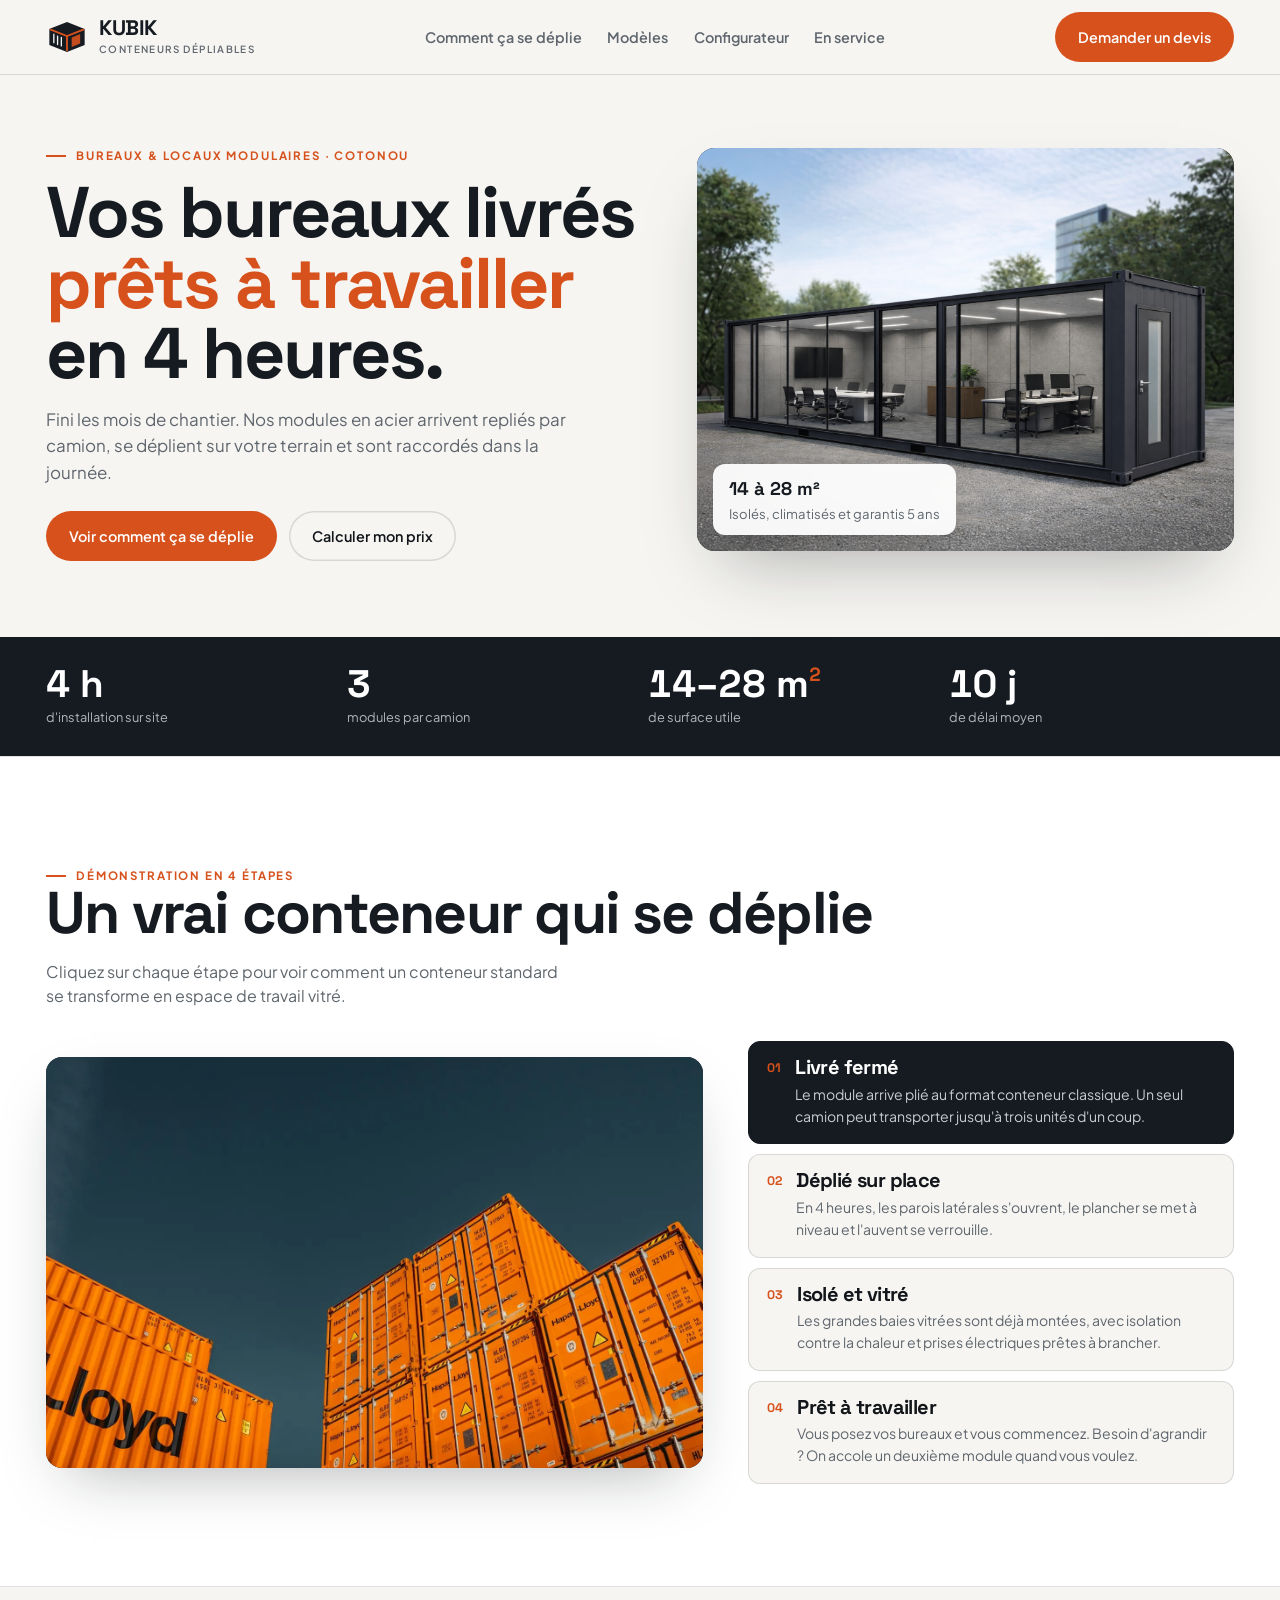
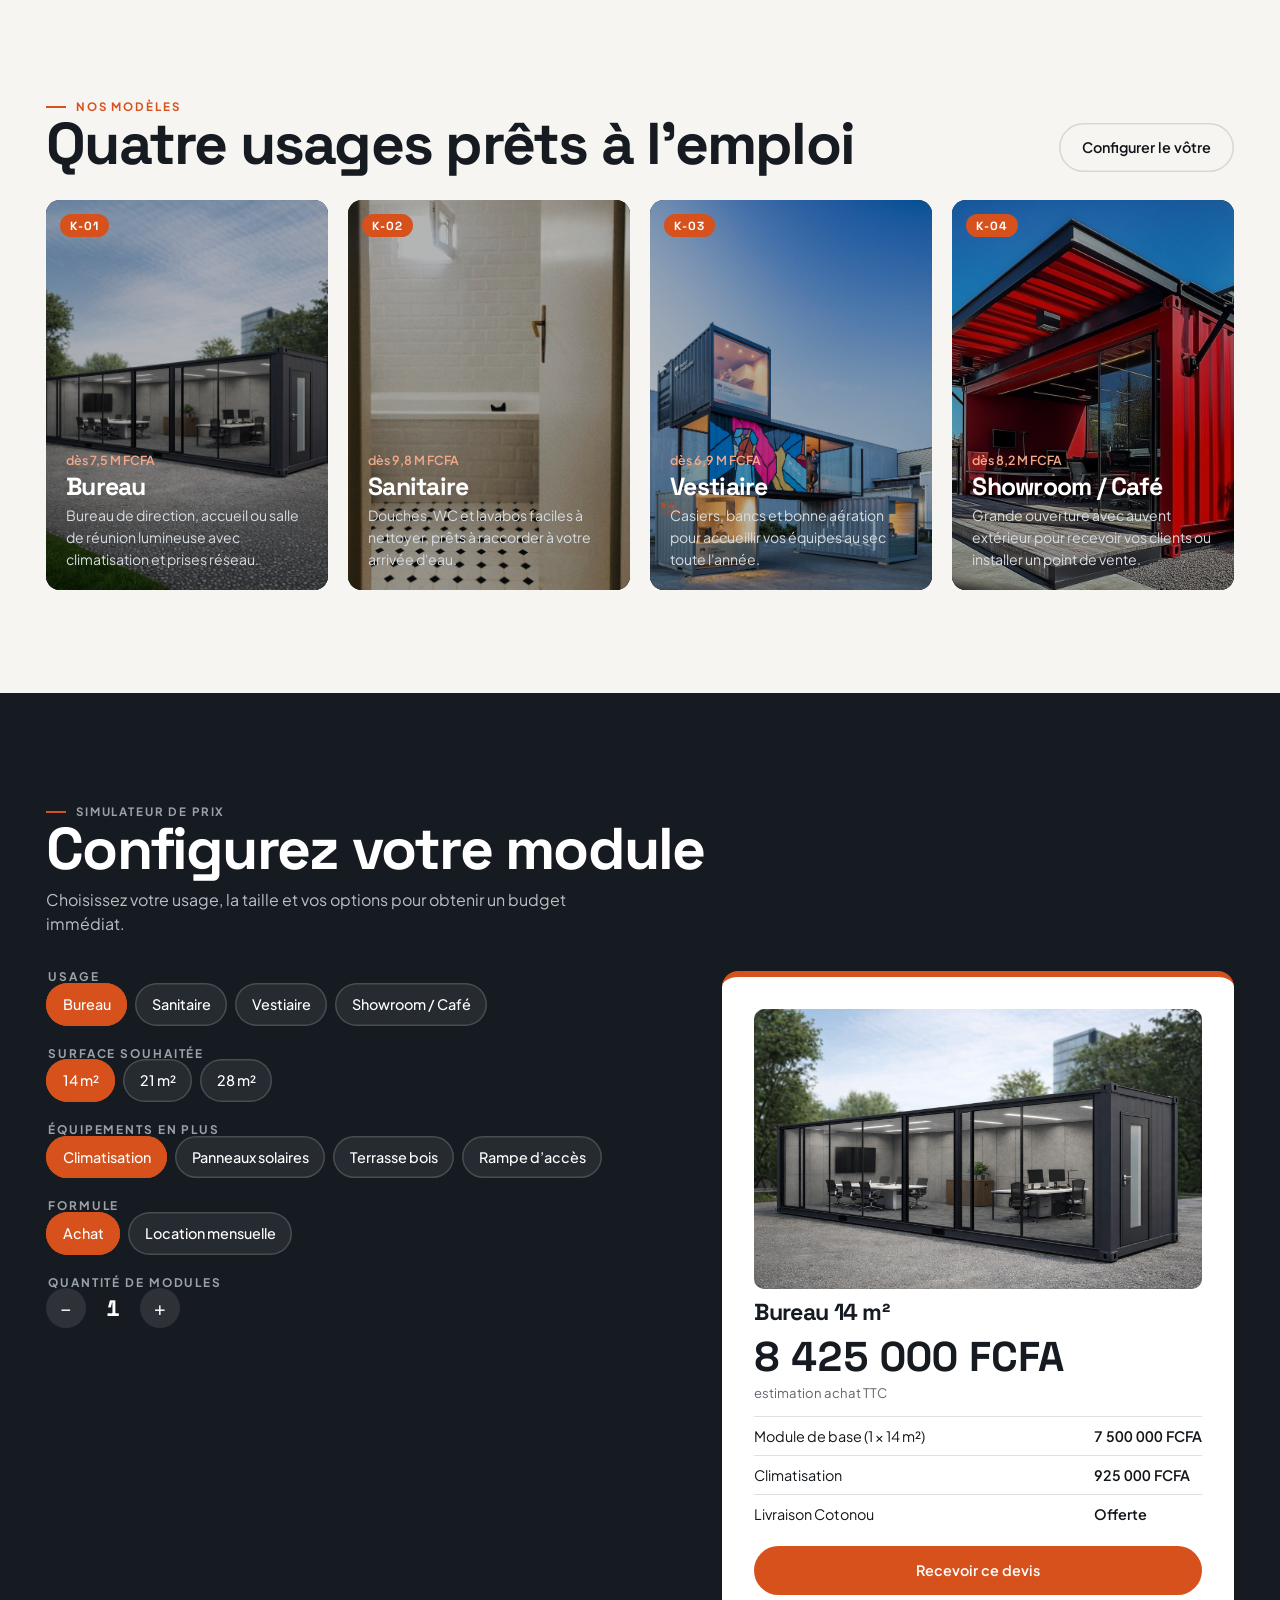
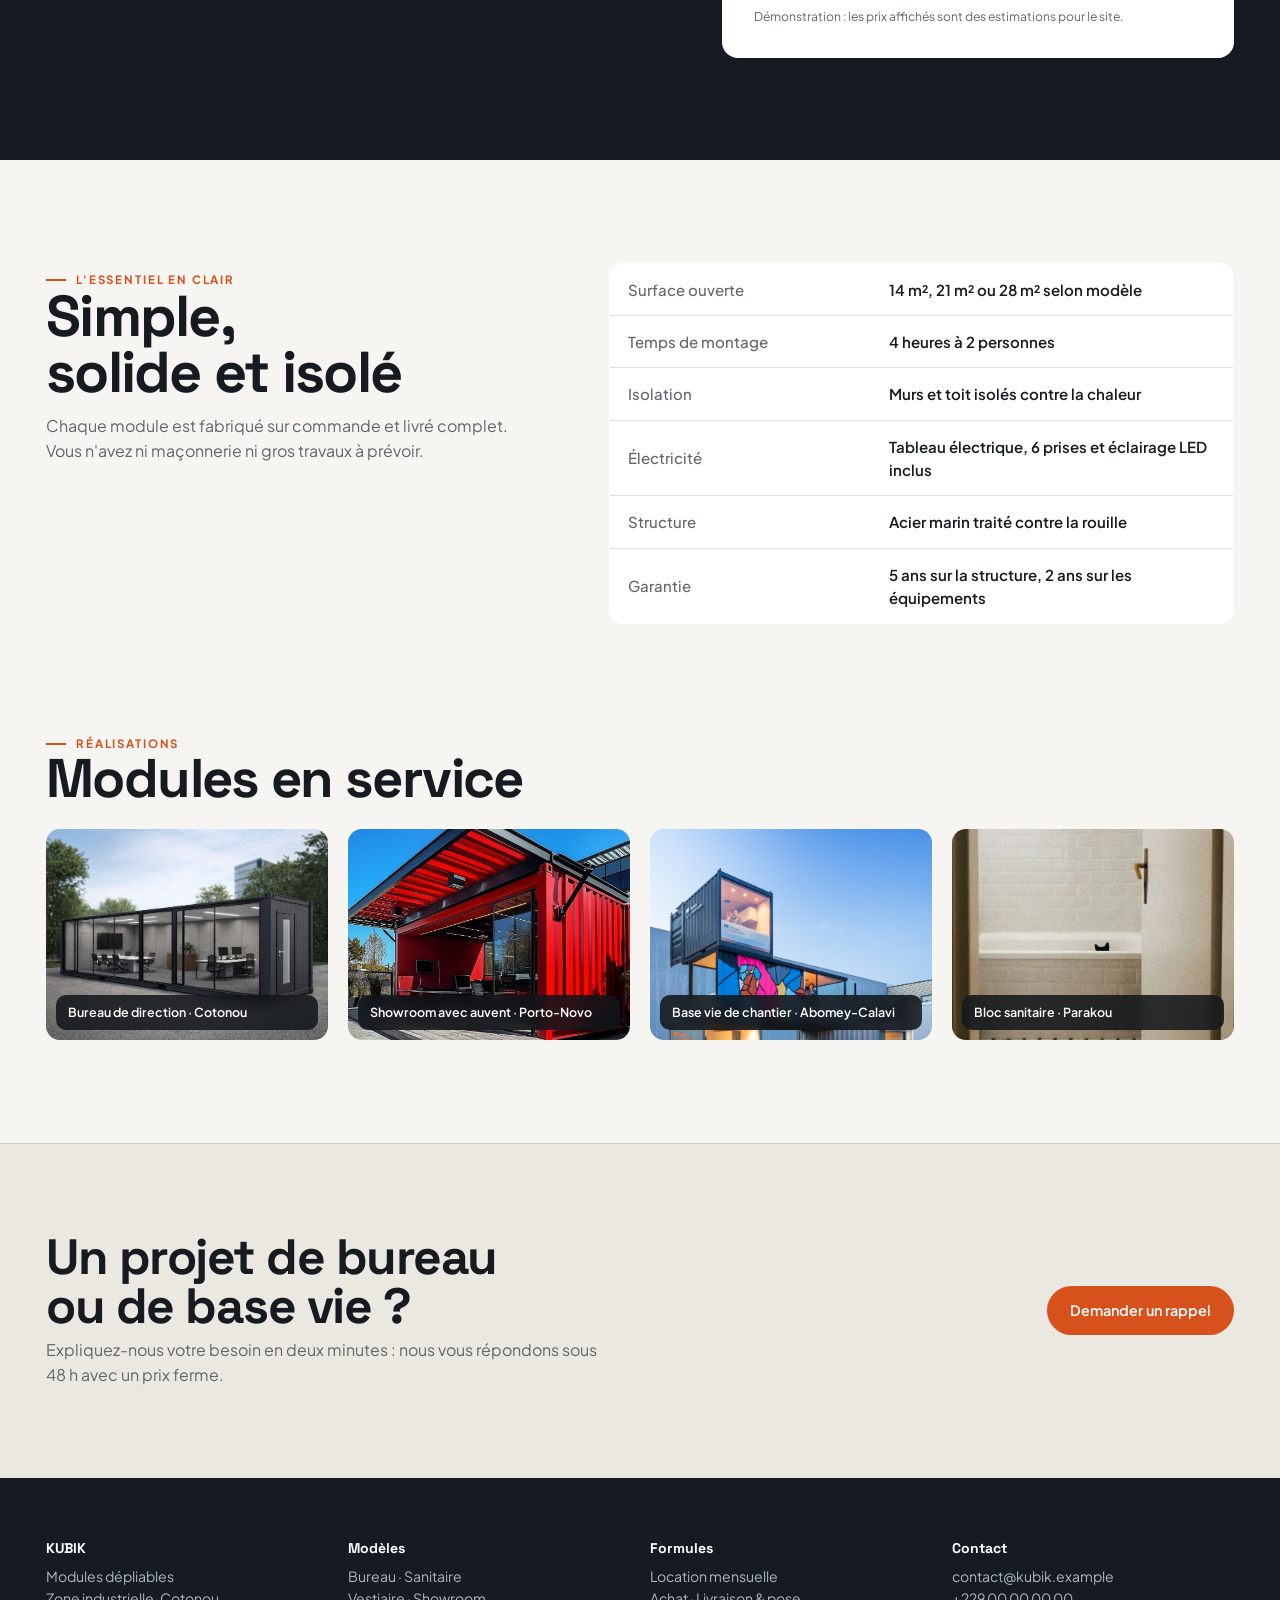
<file: kubik/index.html>
<!DOCTYPE html>
<html lang="fr" data-site="kubik">
<head>
<meta charset="utf-8">
<meta name="viewport" content="width=device-width, initial-scale=1">
<title>KUBIK — Bureaux et modules dépliables</title>
<link rel="icon" href="data:,">
<meta name="description" content="KUBIK, marque de modules dépliables et conteneurs aménagés. dépliage, gammes, configurateur.">
<link rel="preconnect" href="https://fonts.googleapis.com">
<link rel="preconnect" href="https://fonts.gstatic.com" crossorigin>
<link href="https://fonts.googleapis.com/css2?family=Plus+Jakarta+Sans:wght@400;500;600;700&family=Space+Grotesk:wght@600;700&display=swap" rel="stylesheet">
<style>
:root{
  --bg:#f6f5f2; --surface:#ffffff; --wash:#eae8e1; --ink:#12161a; --mute:#5f666d;
  --copper:#d6511c; --steel:#161b21; --line:rgba(18,22,26,.13);
  --display:"Space Grotesk",system-ui,sans-serif; --body:"Plus Jakarta Sans",system-ui,-apple-system,"Segoe UI",sans-serif;
  --gut:clamp(16px,3.6vw,54px); color-scheme:light;
}
*{box-sizing:border-box;margin:0}
html{overflow-x:clip}
body{background:var(--bg);color:var(--ink);font:400 1rem/1.55 var(--body)}
img{display:block;max-width:100%}
a{color:inherit;text-decoration:none}
button,input,select{font:inherit;color:inherit}
:focus-visible{outline:3px solid var(--copper);outline-offset:2px}
h1,h2,h3{font-family:var(--display);font-weight:700;line-height:.98;letter-spacing:-.03em;text-wrap:balance}
.tag{display:inline-flex;align-items:center;gap:10px;font:700 .72rem/1 var(--body);letter-spacing:.16em;text-transform:uppercase;color:var(--copper)}
.tag::before{content:"";width:20px;height:2px;background:var(--copper)}

.btn{display:inline-flex;align-items:center;justify-content:center;gap:.6em;padding:.95em 1.6em;background:var(--copper);color:#fff;font-weight:600;font-size:.9rem;border:0;border-radius:999px;cursor:pointer;white-space:nowrap;transition:background .25s,transform .2s}
.btn:hover{background:var(--steel)}
.btn:active{transform:scale(.97)}
.btn.ghost{background:none;color:var(--ink);box-shadow:inset 0 0 0 1.5px var(--line)}
.btn.ghost:hover{background:var(--steel);color:#fff;box-shadow:none}

.demo{background:var(--steel);color:#b9c0c7;font-size:.76rem;padding:.5em var(--gut);text-align:center}
.demo b{color:#fff}

/* Nav + logo container réaliste */
.nav{position:sticky;top:0;z-index:50;display:flex;align-items:center;justify-content:space-between;gap:20px;padding:12px var(--gut);background:rgba(246,245,242,.92);backdrop-filter:blur(10px);border-bottom:1px solid var(--line)}
.logo{display:flex;align-items:center;gap:11px}
.logo svg{width:42px;height:32px;flex:none}
.logo span{font:700 1.32rem/1 var(--display);letter-spacing:-.02em;color:var(--steel)}
.logo small{display:block;font:600 .62rem/1.2 var(--body);letter-spacing:.14em;text-transform:uppercase;color:var(--mute);margin-top:2px}
.nav ul{display:flex;gap:clamp(14px,2vw,28px);list-style:none;padding:0;font-size:.9rem;font-weight:600}
.nav ul a{padding:4px 0;white-space:nowrap;color:var(--mute);transition:color .2s}
.nav ul a:hover{color:var(--ink)}
@media(max-width:920px){.nav ul{display:none}}

/* Vrai Hero d'accueil en haut */
.hero{padding:clamp(36px,5vw,74px) var(--gut) clamp(44px,6vw,84px);display:grid;grid-template-columns:1.05fr .95fr;gap:clamp(24px,4.5vw,64px);align-items:center}
.hero h1{font-size:clamp(2.6rem,5.6vw,4.9rem);margin-top:14px;color:var(--steel)}
.hero h1 em{font-style:normal;color:var(--copper)}
.hero p{color:var(--mute);font-size:1.06rem;max-width:46ch;margin:18px 0 26px}
.hero-cta{display:flex;gap:12px;flex-wrap:wrap}
.hero-pic{position:relative;border-radius:18px;overflow:hidden;aspect-ratio:4/3;background:var(--steel);box-shadow:0 32px 70px -28px rgba(18,22,26,.35)}
.hero-pic img{width:100%;height:100%;object-fit:cover}
.hero-badge{position:absolute;left:16px;bottom:16px;background:rgba(255,255,255,.94);backdrop-filter:blur(8px);border-radius:12px;padding:11px 16px;font-size:.82rem;box-shadow:0 12px 28px -12px rgba(0,0,0,.3)}
.hero-badge b{display:block;font-family:var(--display);font-size:1.15rem;color:var(--steel)}
.hero-badge span{color:var(--mute)}
@media(max-width:860px){.hero{grid-template-columns:1fr}}

/* KPIs */
.kpi{display:grid;grid-template-columns:repeat(4,1fr);gap:16px;background:var(--steel);color:#fff;padding:28px var(--gut)}
.kpi div b{display:block;font:700 clamp(1.7rem,3vw,2.6rem)/1 var(--display);font-variant-numeric:tabular-nums}
.kpi div span{font-size:.8rem;color:#aeb6be;display:block;margin-top:4px}
.kpi div b sup{color:var(--copper);font-size:.5em;vertical-align:top}
@media(max-width:760px){.kpi{grid-template-columns:1fr 1fr}}

/* Démonstration du dépliage (plus bas dans la page, avec de vraies photos) */
.demo-seq{padding:clamp(60px,8vw,110px) var(--gut);background:#fff;border-block:1px solid var(--line);display:grid;gap:32px}
.demo-head{display:flex;justify-content:space-between;align-items:end;gap:18px;flex-wrap:wrap}
.demo-head h2{font-size:clamp(2rem,4.6vw,3.8rem);color:var(--steel)}
.demo-head p{color:var(--mute);max-width:44ch}
.unfold-grid{display:grid;grid-template-columns:1.15fr .85fr;gap:clamp(20px,3.5vw,50px);align-items:center}
.unfold-stage{position:relative;aspect-ratio:16/10;border-radius:16px;overflow:hidden;background:var(--steel);box-shadow:0 24px 60px -24px rgba(18,22,26,.35)}
.unfold-stage img{position:absolute;inset:0;width:100%;height:100%;object-fit:cover;opacity:0;transform:scale(1.04);transition:opacity .5s ease,transform .9s cubic-bezier(.16,1,.3,1)}
.unfold-stage img.on{opacity:1;transform:scale(1)}
.unfold-cap{position:absolute;left:16px;right:16px;bottom:16px;z-index:2;background:rgba(18,22,26,.86);backdrop-filter:blur(8px);color:#fff;border-radius:12px;padding:12px 16px;display:flex;justify-content:space-between;align-items:center;gap:12px;font-size:.86rem}
.unfold-cap b{color:var(--copper);text-transform:uppercase;letter-spacing:.12em;font-size:.72rem}
.unfold-steps{display:grid;gap:10px}
.ustep{display:grid;grid-template-columns:auto 1fr;gap:6px 14px;padding:16px 18px;border-radius:12px;border:1.5px solid var(--line);background:var(--bg);text-align:left;cursor:pointer;transition:border-color .25s,background .25s,transform .2s}
.ustep:hover{border-color:var(--steel)}
.ustep[aria-selected=true]{background:var(--steel);color:#fff;border-color:var(--steel)}
.ustep small{font:700 .78rem/1 var(--display);color:var(--copper);padding-top:4px}
.ustep h3{font-size:1.25rem}
.ustep p{grid-column:2;font-size:.88rem;color:var(--mute)}
.ustep[aria-selected=true] p{color:#c5ccd3}
@media(max-width:860px){.unfold-grid{grid-template-columns:1fr}}

/* Quatre gammes */
.range{padding:clamp(60px,8vw,110px) var(--gut);display:grid;gap:28px}
.range-head{display:flex;justify-content:space-between;align-items:end;gap:18px;flex-wrap:wrap}
.range-head h2{font-size:clamp(2rem,4.6vw,3.8rem);color:var(--steel)}
.range-grid{display:grid;grid-template-columns:repeat(4,1fr);gap:clamp(12px,1.6vw,22px)}
.mod{position:relative;overflow:hidden;border-radius:14px;background:var(--steel);color:#fff;display:grid;align-content:end;min-height:clamp(300px,34vw,390px);padding:20px;isolation:isolate}
.mod img{position:absolute;inset:0;width:100%;height:100%;object-fit:cover;z-index:-1;filter:brightness(.72);transition:filter .5s,transform .9s cubic-bezier(.16,1,.3,1)}
.mod:hover img{filter:brightness(.88);transform:scale(1.06)}
.mod::before{content:"";position:absolute;inset:0;z-index:-1;background:linear-gradient(0deg,rgba(18,22,26,.92),transparent 62%)}
.mod h3{font-size:1.55rem}
.mod p{font-size:.88rem;color:#d6dce1;margin-top:6px}
.mod .from{font-size:.78rem;color:#f3a888;font-weight:600;margin-bottom:4px}
.mod .n{position:absolute;top:14px;left:14px;font:700 .74rem var(--display);background:var(--copper);padding:4px 10px;border-radius:999px;letter-spacing:.08em}
@media(max-width:1024px){.range-grid{grid-template-columns:repeat(2,1fr)}}
@media(max-width:600px){.range-grid{grid-template-columns:1fr}}

/* Configurateur */
.cfg{background:var(--steel);color:#fff;padding:clamp(60px,8vw,110px) var(--gut);display:grid;gap:34px}
.cfg-head h2{font-size:clamp(2rem,4.6vw,3.8rem)}
.cfg-head p{color:#b9c0c5;max-width:48ch;margin-top:10px}
.cfg-grid{display:grid;grid-template-columns:1.1fr .9fr;gap:clamp(20px,4vw,54px);align-items:start}
#cfg{display:grid;gap:22px}
#cfg fieldset{border:0;padding:0;display:grid;gap:10px}
#cfg legend{font:700 .74rem/1 var(--body);letter-spacing:.16em;text-transform:uppercase;color:#9aa2a8}
.opts{display:flex;gap:8px;flex-wrap:wrap}
.opt input{position:absolute;opacity:0;pointer-events:none}
.opt span{display:inline-flex;align-items:center;gap:8px;padding:.7em 1.15em;border-radius:999px;background:rgba(255,255,255,.07);box-shadow:inset 0 0 0 1.5px rgba(255,255,255,.16);cursor:pointer;font-size:.9rem;font-weight:500;transition:background .2s,box-shadow .2s}
.opt input:checked+span{background:var(--copper);box-shadow:inset 0 0 0 1.5px var(--copper);color:#fff}
.qty{display:inline-flex;align-items:center;gap:12px}
.qty button{width:40px;height:40px;border-radius:50%;border:0;background:rgba(255,255,255,.1);color:#fff;font-size:1.2rem;cursor:pointer}
.qty button:hover{background:var(--copper)}
.qty b{min-width:2ch;text-align:center;font:700 1.4rem var(--display);font-variant-numeric:tabular-nums}
.quote{background:#fff;color:var(--ink);border-radius:16px;padding:clamp(20px,2.8vw,32px);position:sticky;top:84px;border-top:6px solid var(--copper);display:grid;gap:12px}
.quote .prev{aspect-ratio:16/10;border-radius:10px;overflow:hidden;background:var(--wash)}
.quote .prev img{width:100%;height:100%;object-fit:cover}
.quote h3{font-size:1.45rem;color:var(--steel)}
.quote .big{font:700 clamp(1.9rem,3.4vw,2.6rem)/1 var(--display);color:var(--steel);font-variant-numeric:tabular-nums}
.quote .per{font-size:.82rem;color:var(--mute);margin-top:-6px}
.quote dl{display:grid;grid-template-columns:1fr auto;gap:0;font-size:.9rem}
.quote dt,.quote dd{padding:8px 0;border-top:1px solid var(--line)}
.quote dd{font-weight:600;font-variant-numeric:tabular-nums}
.quote .note{font-size:.76rem;color:var(--mute)}
@media(max-width:860px){.cfg-grid{grid-template-columns:1fr}}

/* Caractéristiques simples */
.spec{padding:clamp(60px,8vw,110px) var(--gut);display:grid;grid-template-columns:.9fr 1.1fr;gap:clamp(20px,4vw,60px);align-items:start}
.spec h2{font-size:clamp(2rem,4.6vw,3.6rem);color:var(--steel)}
.spec table{width:100%;border-collapse:collapse;font-size:.94rem;background:#fff;border-radius:14px;overflow:hidden;border:1px solid var(--line)}
.spec th,.spec td{padding:14px 18px;border-bottom:1px solid var(--line);text-align:left}
.spec tr:last-child th,.spec tr:last-child td{border-bottom:0}
.spec th{color:var(--mute);font-weight:500;width:42%}
.spec td{font-weight:600;color:var(--steel)}
@media(max-width:820px){.spec{grid-template-columns:1fr}}

/* Modules en service : UNE SEULE LIGNE (4 colonnes) */
.ref{padding:0 var(--gut) clamp(60px,8vw,110px);display:grid;gap:24px}
.ref-grid{display:grid;grid-template-columns:repeat(4,1fr);gap:clamp(12px,1.6vw,20px)}
.ref figure{margin:0;border-radius:14px;overflow:hidden;aspect-ratio:4/3;position:relative;background:var(--steel)}
.ref img{width:100%;height:100%;object-fit:cover;transition:transform .8s cubic-bezier(.16,1,.3,1)}
.ref figure:hover img{transform:scale(1.06)}
.ref figcaption{position:absolute;left:10px;right:10px;bottom:10px;background:rgba(18,22,26,.86);backdrop-filter:blur(6px);color:#fff;padding:8px 12px;border-radius:10px;font-size:.78rem;font-weight:600}
@media(max-width:980px){.ref-grid{grid-template-columns:repeat(2,1fr)}}
@media(max-width:560px){.ref-grid{grid-template-columns:1fr}}

/* CTA final */
.cta{background:var(--wash);padding:clamp(54px,7vw,96px) var(--gut);display:flex;justify-content:space-between;align-items:center;gap:24px;flex-wrap:wrap;border-top:1px solid var(--line)}
.cta h2{font-size:clamp(1.9rem,4vw,3.1rem);color:var(--steel);max-width:20ch}
.cta p{color:var(--mute);margin-top:8px;max-width:46ch}

footer{background:var(--steel);color:#aeb6be;padding:clamp(34px,5vw,60px) var(--gut) 22px;display:grid;gap:24px;font-size:.88rem}
.fgrid{display:grid;grid-template-columns:repeat(auto-fit,minmax(170px,1fr));gap:20px}
.fgrid b{display:block;color:#fff;margin-bottom:7px;font-family:var(--display)}
.legal{font-size:.74rem;border-top:1px solid rgba(255,255,255,.14);padding-top:15px}

@media(prefers-reduced-motion:reduce){*,*::before,*::after{transition:none!important;animation:none!important}}
</style>
<link rel="stylesheet" href="../mobile-compact.css"><script src="../mobile-compact.js" defer></script>
</head>
<body>

<header class="nav">
  <a class="logo" href="#top">
    <svg viewBox="0 0 44 34" fill="none" aria-hidden="true">
      <path d="M4 9 22 2l18 7v16l-18 7L4 25V9Z" fill="#161b21" stroke="#161b21" stroke-width="1.5"/>
      <path d="M4 9 22 16l18-7" stroke="#d6511c" stroke-width="2"/>
      <path d="M22 16v16" stroke="#d6511c" stroke-width="2"/>
      <path d="M8 14v9M12 16v9M16 17.5v9" stroke="#f6f5f2" stroke-width="1.4" stroke-linecap="round"/>
      <path d="M27 17.5l9-3.6v10l-9 3.6v-10Z" fill="#d6511c" fill-opacity=".9"/>
    </svg>
    <div><span>KUBIK</span><small>Conteneurs dépliables</small></div>
  </a>
  <nav aria-label="Navigation"><ul>
    <li><a href="#deplie">Comment ça se déplie</a></li><li><a href="#gammes">Modèles</a></li><li><a href="#configurateur">Configurateur</a></li><li><a href="#chantiers">En service</a></li>
  </ul></nav>
  <button class="btn" type="button" data-open-quote>Demander un devis</button>
</header>

<main id="top">
<section class="hero">
  <div>
    <span class="tag">Bureaux &amp; locaux modulaires · Cotonou</span>
    <h1>Vos bureaux livrés <em>prêts à travailler</em> en 4 heures.</h1>
    <p>Fini les mois de chantier. Nos modules en acier arrivent repliés par camion, se déplient sur votre terrain et sont raccordés dans la journée.</p>
    <div class="hero-cta">
      <a class="btn" href="#deplie">Voir comment ça se déplie</a>
      <a class="btn ghost" href="#configurateur">Calculer mon prix</a>
    </div>
  </div>
  <div class="hero-pic">
    <img src="img/real3.png" alt="Container bureau KUBIK installé avec grande baie vitrée">
    <div class="hero-badge"><b>14 à 28 m²</b><span>Isolés, climatisés et garantis 5 ans</span></div>
  </div>
</section>

<div class="kpi">
  <div><b>4 h</b><span>d'installation sur site</span></div>
  <div><b>3</b><span>modules par camion</span></div>
  <div><b>14–28 m<sup>2</sup></b><span>de surface utile</span></div>
  <div><b>10 j</b><span>de délai moyen</span></div>
</div>

<!-- Démonstration du dépliage (plus bas dans la page, avec vraies photos) -->
<section class="demo-seq" id="deplie">
  <div class="demo-head">
    <div><span class="tag">Démonstration en 4 étapes</span><h2>Un vrai conteneur qui se déplie</h2></div>
    <p>Cliquez sur chaque étape pour voir comment un conteneur standard se transforme en espace de travail vitré.</p>
  </div>
  <div class="unfold-grid">
    <div class="unfold-stage" id="uStage">
      <img src="img/hero.webp" alt="Containers fermés prêts pour le transport" class="on" data-u="0">
      <img src="img/real4.jpg" alt="Container avec paroi latérale et auvent ouverts" data-u="1">
      <img src="img/real3.png" alt="Module vitré et isolé posé sur gravier" data-u="2">
      <img src="img/real5.png" alt="Ensemble modulaire de bureaux en service" data-u="3">
    </div>
    <div class="unfold-steps" id="uSteps" role="tablist" aria-label="Étapes de dépliage">
      <button class="ustep" role="tab" aria-selected="true" data-u="0" data-cap="Transport compact par camion standard, portes verrouillées">
        <small>01</small><h3>Livré fermé</h3>
        <p>Le module arrive plié au format conteneur classique. Un seul camion peut transporter jusqu'à trois unités d'un coup.</p>
      </button>
      <button class="ustep" role="tab" aria-selected="false" data-u="1" data-cap="Ouverture des parois et de l'auvent sans grue lourde">
        <small>02</small><h3>Déplié sur place</h3>
        <p>En 4 heures, les parois latérales s'ouvrent, le plancher se met à niveau et l'auvent se verrouille.</p>
      </button>
      <button class="ustep" role="tab" aria-selected="false" data-u="2" data-cap="Baies vitrées, isolation thermique et tableau électrique prêts">
        <small>03</small><h3>Isolé et vitré</h3>
        <p>Les grandes baies vitrées sont déjà montées, avec isolation contre la chaleur et prises électriques prêtes à brancher.</p>
      </button>
      <button class="ustep" role="tab" aria-selected="false" data-u="3" data-cap="Un ou plusieurs modules assemblés selon votre besoin">
        <small>04</small><h3>Prêt à travailler</h3>
        <p>Vous posez vos bureaux et vous commencez. Besoin d'agrandir ? On accole un deuxième module quand vous voulez.</p>
      </button>
    </div>
  </div>
</section>

<section class="range" id="gammes">
  <div class="range-head"><div><span class="tag">Nos modèles</span><h2>Quatre usages prêts à l'emploi</h2></div><a class="btn ghost" href="#configurateur">Configurer le vôtre</a></div>
  <div class="range-grid">
    <article class="mod" tabindex="0"><img src="img/real3.png" alt="Bureau vitré KUBIK"><span class="n">K-01</span><span class="from">dès 7,5 M FCFA</span><h3>Bureau</h3><p>Bureau de direction, accueil ou salle de réunion lumineuse avec climatisation et prises réseau.</p></article>
    <article class="mod" tabindex="0"><img src="img/sanitaire2.webp" alt="Bloc sanitaire carrelé"><span class="n">K-02</span><span class="from">dès 9,8 M FCFA</span><h3>Sanitaire</h3><p>Douches, WC et lavabos faciles à nettoyer, prêts à raccorder à votre arrivée d'eau.</p></article>
    <article class="mod" tabindex="0"><img src="img/real6.jpg" alt="Base vie de chantier superposée"><span class="n">K-03</span><span class="from">dès 6,9 M FCFA</span><h3>Vestiaire</h3><p>Casiers, bancs et bonne aération pour accueillir vos équipes au sec toute l'année.</p></article>
    <article class="mod" tabindex="0"><img src="img/real4.jpg" alt="Showroom avec auvent relevable"><span class="n">K-04</span><span class="from">dès 8,2 M FCFA</span><h3>Showroom / Café</h3><p>Grande ouverture avec auvent extérieur pour recevoir vos clients ou installer un point de vente.</p></article>
  </div>
</section>

<section class="cfg" id="configurateur">
  <div class="cfg-head"><span class="tag" style="color:#9aa2a8">Simulateur de prix</span><h2>Configurez votre module</h2><p>Choisissez votre usage, la taille et vos options pour obtenir un budget immédiat.</p></div>
  <div class="cfg-grid">
    <form id="cfg" novalidate>
      <fieldset><legend>Usage</legend><div class="opts" id="fUsage"></div></fieldset>
      <fieldset><legend>Surface souhaitée</legend><div class="opts" id="fSurf"></div></fieldset>
      <fieldset><legend>Équipements en plus</legend><div class="opts" id="fOpt"></div></fieldset>
      <fieldset><legend>Formule</legend><div class="opts" id="fMode"></div></fieldset>
      <fieldset><legend>Quantité de modules</legend>
        <div class="qty"><button type="button" id="qm" aria-label="Retirer un module">−</button><b id="qv" aria-live="polite">1</b><button type="button" id="qp" aria-label="Ajouter un module">+</button></div>
      </fieldset>
    </form>
    <aside class="quote">
      <div class="prev"><img src="img/real3.png" alt="Aperçu du module sélectionné" id="prevImg"></div>
      <h3 id="qTitle">Bureau 14 m²</h3>
      <div class="big" id="qPrice">—</div>
      <div class="per" id="qPer">estimation indicative</div>
      <dl id="qLines"></dl>
      <button class="btn" type="button" data-open-quote>Recevoir ce devis</button>
      <p class="note">Démonstration : les prix affichés sont des estimations pour le site.</p>
    </aside>
  </div>
</section>

<section class="spec" id="specs">
  <div><span class="tag">L'essentiel en clair</span><h2>Simple, solide et isolé</h2><p style="color:var(--mute);margin-top:14px;max-width:40ch">Chaque module est fabriqué sur commande et livré complet. Vous n'avez ni maçonnerie ni gros travaux à prévoir.</p></div>
  <table>
    <tbody>
      <tr><th scope="row">Surface ouverte</th><td>14 m², 21 m² ou 28 m² selon modèle</td></tr>
      <tr><th scope="row">Temps de montage</th><td>4 heures à 2 personnes</td></tr>
      <tr><th scope="row">Isolation</th><td>Murs et toit isolés contre la chaleur</td></tr>
      <tr><th scope="row">Électricité</th><td>Tableau électrique, 6 prises et éclairage LED inclus</td></tr>
      <tr><th scope="row">Structure</th><td>Acier marin traité contre la rouille</td></tr>
      <tr><th scope="row">Garantie</th><td>5 ans sur la structure, 2 ans sur les équipements</td></tr>
    </tbody>
  </table>
</section>

<section class="ref" id="chantiers">
  <div class="range-head"><div><span class="tag">Réalisations</span><h2 style="font-size:clamp(2rem,4.4vw,3.4rem)">Modules en service</h2></div></div>
  <div class="ref-grid">
    <figure><img src="img/real3.png" alt="Bureau de direction vitré installé à Cotonou"><figcaption>Bureau de direction · Cotonou</figcaption></figure>
    <figure><img src="img/real4.jpg" alt="Point de vente avec auvent relevé à Porto-Novo"><figcaption>Showroom avec auvent · Porto-Novo</figcaption></figure>
    <figure><img src="img/real6.jpg" alt="Bureaux de chantier superposés à Abomey-Calavi"><figcaption>Base vie de chantier · Abomey-Calavi</figcaption></figure>
    <figure><img src="img/sanitaire2.webp" alt="Bloc sanitaire carrelé à Parakou"><figcaption>Bloc sanitaire · Parakou</figcaption></figure>
  </div>
</section>

<section class="cta" id="contact">
  <div>
    <h2>Un projet de bureau ou de base vie ?</h2>
    <p>Expliquez-nous votre besoin en deux minutes : nous vous répondons sous 48 h avec un prix ferme.</p>
  </div>
  <button class="btn" type="button" data-open-quote>Demander un rappel</button>
</section>
</main>

<footer>
  <div class="fgrid">
    <div><b>KUBIK</b>Modules dépliables<br>Zone industrielle, Cotonou</div>
    <div><b>Modèles</b>Bureau · Sanitaire<br>Vestiaire · Showroom</div>
    <div><b>Formules</b>Location mensuelle<br>Achat · Livraison &amp; pose</div>
    <div><b>Contact</b>contact@kubik.example<br>+229 00 00 00 00</div>
  </div>
</footer>

<dialog id="quoteDlg" style="border:0;padding:0;max-width:min(540px,94vw);width:100%;margin:auto;background:#fff;color:var(--ink);border-radius:16px;border-top:6px solid var(--copper);box-shadow:0 30px 80px -20px rgba(0,0,0,.6)" aria-labelledby="qdTitle">
  <div style="padding:clamp(22px,4vw,34px);display:grid;gap:14px;position:relative">
    <button type="button" id="qdX" aria-label="Fermer" style="position:absolute;right:14px;top:14px;width:36px;height:36px;border-radius:50%;border:1.5px solid var(--line);background:#fff;cursor:pointer;font-size:1.1rem">×</button>
    <span class="tag">Devis &amp; rappel · KUBIK</span>
    <h2 id="qdTitle" style="font-size:clamp(1.6rem,3.5vw,2.2rem)">Recevoir votre chiffrage</h2>
    <p id="qdSummary" style="font-size:.9rem;background:var(--bg);padding:10px 12px;border-radius:8px;border-left:3px solid var(--copper)"></p>
    <form id="qdForm" style="display:grid;gap:10px">
      <label style="display:grid;gap:4px;font-size:.82rem;font-weight:600">Nom / Entreprise<input type="text" id="qdName" required placeholder="Votre nom ou société" style="padding:.7em .9em;border:1.5px solid var(--line);border-radius:8px;background:#fff"></label>
      <label style="display:grid;gap:4px;font-size:.82rem;font-weight:600">Téléphone / WhatsApp<input type="tel" id="qdTel" required placeholder="+229 …" style="padding:.7em .9em;border:1.5px solid var(--line);border-radius:8px;background:#fff"></label>
      <label style="display:grid;gap:4px;font-size:.82rem;font-weight:600">Ville d'installation<input type="text" id="qdCity" placeholder="Cotonou, Calavi, Parakou…" style="padding:.7em .9em;border:1.5px solid var(--line);border-radius:8px;background:#fff"></label>
      <button class="btn" type="submit">Envoyer la demande</button>
    </form>
    <div id="qdDone" style="display:none;background:var(--bg);padding:14px;border-radius:8px;border-left:4px solid var(--copper);gap:6px">
      <b id="qdRef" style="font-family:var(--display);font-size:1.25rem"></b>
      <p style="font-size:.88rem;color:var(--mute)">Demande enregistrée en local (démonstration).</p>
    </div>
  </div>
</dialog>

<script>
(function(){
const $=(s,r=document)=>r.querySelector(s), $$=(s,r=document)=>[...r.querySelectorAll(s)];
const reduce=matchMedia('(prefers-reduced-motion: reduce)').matches;
const fcfa=n=>n.toLocaleString('fr-FR').replace(/ | /g,' ')+' FCFA';

/* Démo du dépliage (4 étapes avec vraies photos) */
const uSteps=$$('#uSteps .ustep'), uImgs=$$('#uStage img');
function setUnfold(i){
  uSteps.forEach(b=>b.setAttribute('aria-selected',b.dataset.u===i));
  uImgs.forEach(im=>im.classList.toggle('on',im.dataset.u===i));
  if($('#uTag'))$('#uTag').textContent='Étape 0'+(+i+1);
  const active=uSteps.find(b=>b.dataset.u===i);
  if(active&&$('#uCap')) $('#uCap').textContent=active.dataset.cap;
}
uSteps.forEach(b=>b.addEventListener('click',()=>setUnfold(b.dataset.u)));

/* Configurateur */
const USAGE=[
  {id:'bur',n:'Bureau',base:7500000,img:'real3'},
  {id:'san',n:'Sanitaire',base:9800000,img:'sanitaire2'},
  {id:'ves',n:'Vestiaire',base:6900000,img:'real6'},
  {id:'sho',n:'Showroom / Café',base:8200000,img:'real4'}
];
const SURF=[{id:14,n:'14 m²',m:1},{id:21,n:'21 m²',m:1.35},{id:28,n:'28 m²',m:1.72}];
const OPT=[{id:'clim',n:'Climatisation',p:925000},{id:'sol',n:'Panneaux solaires',p:2400000},{id:'terr',n:'Terrasse bois',p:1150000},{id:'pmr',n:'Rampe d’accès',p:550000}];
const MODE=[{id:'buy',n:'Achat'},{id:'rent',n:'Location mensuelle'}];

const S={u:'bur',s:14,opts:new Set(['clim']),m:'buy',qty:1};
$('#fUsage').innerHTML=USAGE.map(u=>`<label class="opt"><input type="radio" name="u" value="${u.id}" ${u.id===S.u?'checked':''}><span>${u.n}</span></label>`).join('');
$('#fSurf').innerHTML=SURF.map(s=>`<label class="opt"><input type="radio" name="s" value="${s.id}" ${s.id===S.s?'checked':''}><span>${s.n}</span></label>`).join('');
$('#fOpt').innerHTML=OPT.map(o=>`<label class="opt"><input type="checkbox" value="${o.id}" ${S.opts.has(o.id)?'checked':''}><span>${o.n}</span></label>`).join('');
$('#fMode').innerHTML=MODE.map(m=>`<label class="opt"><input type="radio" name="m" value="${m.id}" ${m.id===S.m?'checked':''}><span>${m.n}</span></label>`).join('');

function renderQuote(){
  const u=USAGE.find(x=>x.id===S.u), s=SURF.find(x=>x.id===S.s);
  const ext=u.img==='sanitaire2'?'webp':(u.img==='real3'?'png':'jpg');
  $('#prevImg').src=`img/${u.img}.${ext}`;
  const unit=Math.round((u.base*s.m)/50000)*50000;
  let opts=0; const rows=[];
  S.opts.forEach(id=>{const o=OPT.find(x=>x.id===id);opts+=o.p;rows.push([o.n,fcfa(o.p*S.qty)]);});
  const total=(unit+opts)*S.qty, rent=Math.round((total*0.024)/10000)*10000;
  $('#qTitle').textContent=`${u.n} ${s.n}${S.qty>1?' × '+S.qty:''}`;
  $('#qPrice').textContent=S.m==='buy'?fcfa(total):fcfa(rent)+'/mois';
  $('#qPer').textContent=S.m==='buy'?'estimation achat TTC':'location · engagement 12 mois';
  $('#qLines').innerHTML=`<dt>Module de base (${S.qty} × ${s.n})</dt><dd>${fcfa(unit*S.qty)}</dd>`+rows.map(([k,v])=>`<dt>${k}</dt><dd>${v}</dd>`).join('')+`<dt>Livraison Cotonou</dt><dd>Offerte</dd>`;
}
$('#fUsage').addEventListener('change',e=>{S.u=e.target.value;renderQuote();});
$('#fSurf').addEventListener('change',e=>{S.s=+e.target.value;renderQuote();});
$('#fOpt').addEventListener('change',e=>{e.target.checked?S.opts.add(e.target.value):S.opts.delete(e.target.value);renderQuote();});
$('#fMode').addEventListener('change',e=>{S.m=e.target.value;renderQuote();});
$('#qm').onclick=()=>{if(S.qty>1){S.qty--;$('#qv').textContent=S.qty;renderQuote();}};
$('#qp').onclick=()=>{if(S.qty<12){S.qty++;$('#qv').textContent=S.qty;renderQuote();}};
renderQuote();

/* Modale devis */
const quoteDlg=$('#quoteDlg');
$$('[data-open-quote]').forEach(b=>b.addEventListener('click',()=>{
  $('#qdSummary').textContent=$('#qTitle').textContent+' · '+$('#qPrice').textContent+' ('+$('#qPer').textContent+')';
  $('#qdForm').style.display='grid'; $('#qdDone').style.display='none';
  quoteDlg.showModal();
}));
$('#qdX').onclick=()=>quoteDlg.close();
quoteDlg.addEventListener('click',e=>{if(e.target===quoteDlg)quoteDlg.close();});
$('#qdForm').addEventListener('submit',e=>{
  e.preventDefault();
  const ref='KB-'+Math.floor(1000+Math.random()*9000);
  $('#qdRef').textContent=`Demande ${ref} enregistrée · ${$('#qdName').value.trim()}`;
  $('#qdForm').style.display='none'; $('#qdDone').style.display='grid'; e.target.reset();
});
$$('a[href^="#"]').forEach(a=>a.addEventListener('click',e=>{const t=$(a.getAttribute('href')); if(t){e.preventDefault();t.scrollIntoView({behavior:reduce?'auto':'smooth'});}}));
})();
</script>
</body>
</html>
</file>
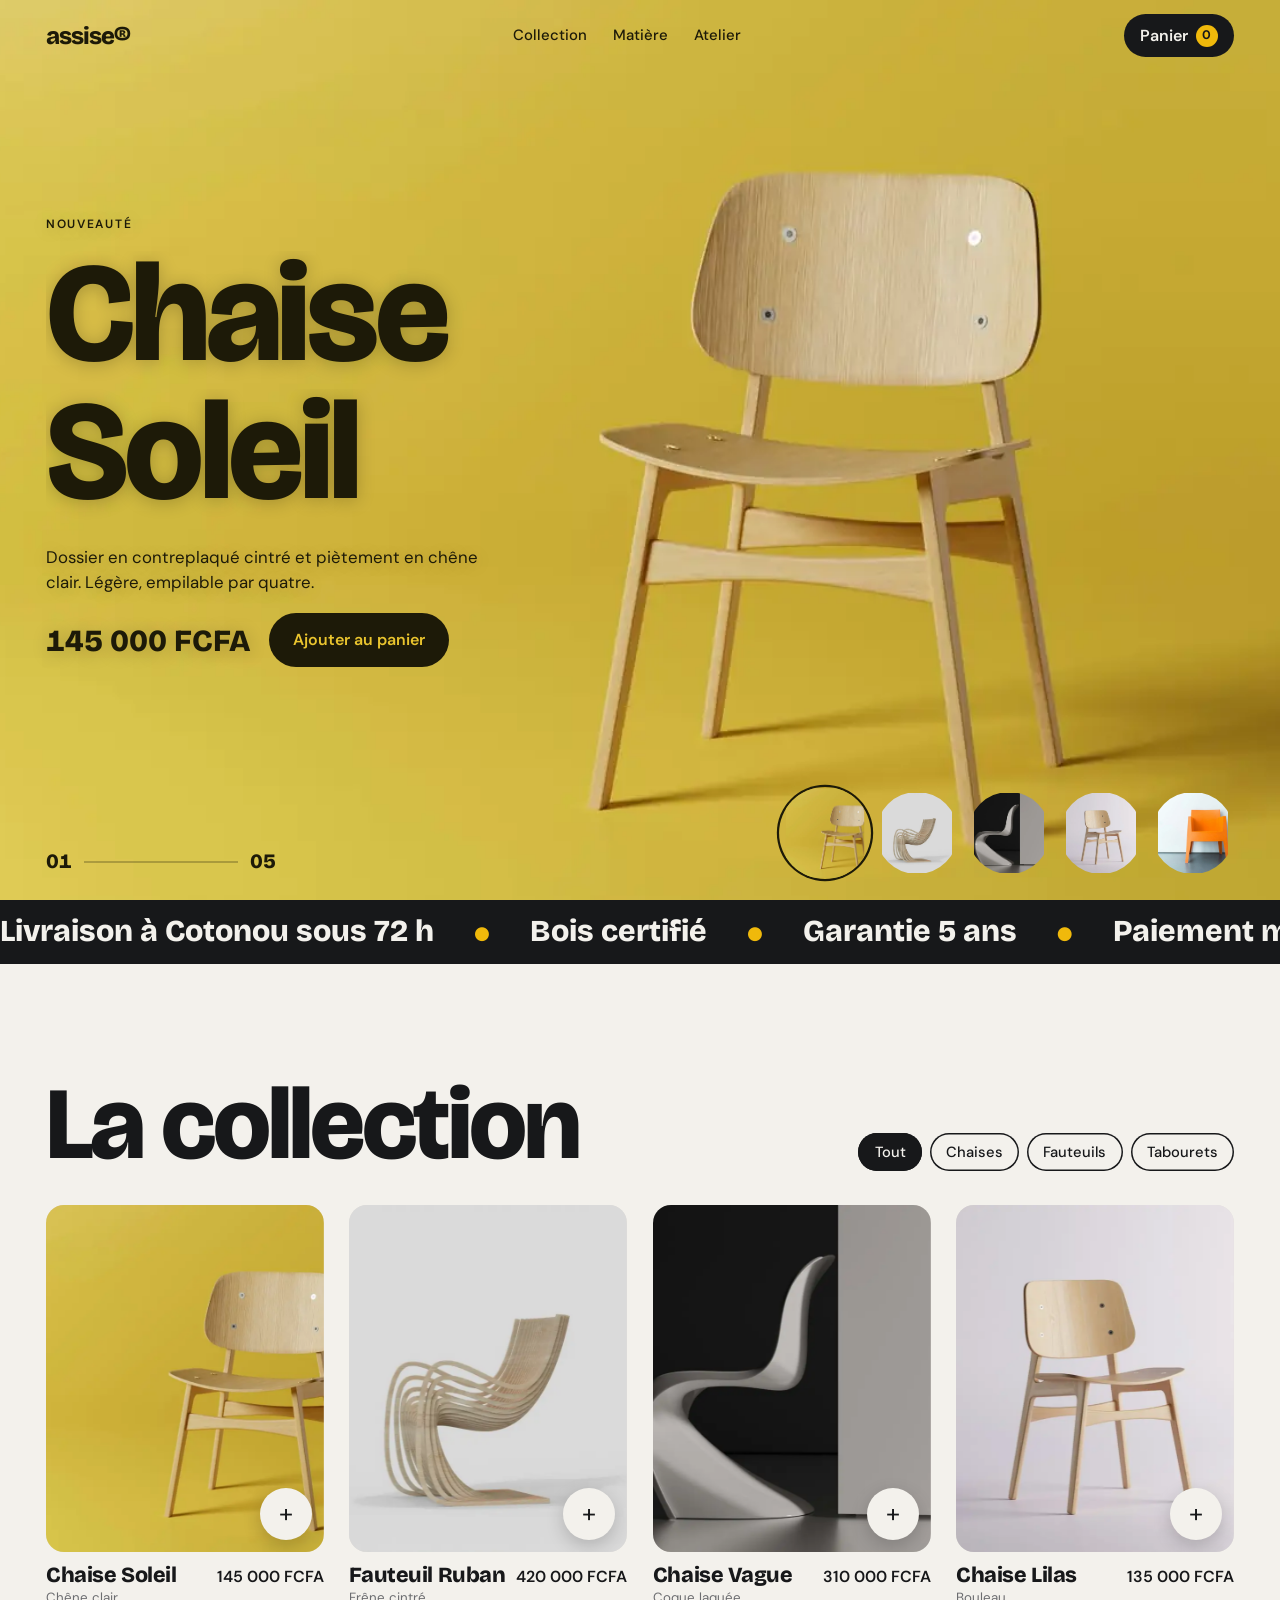
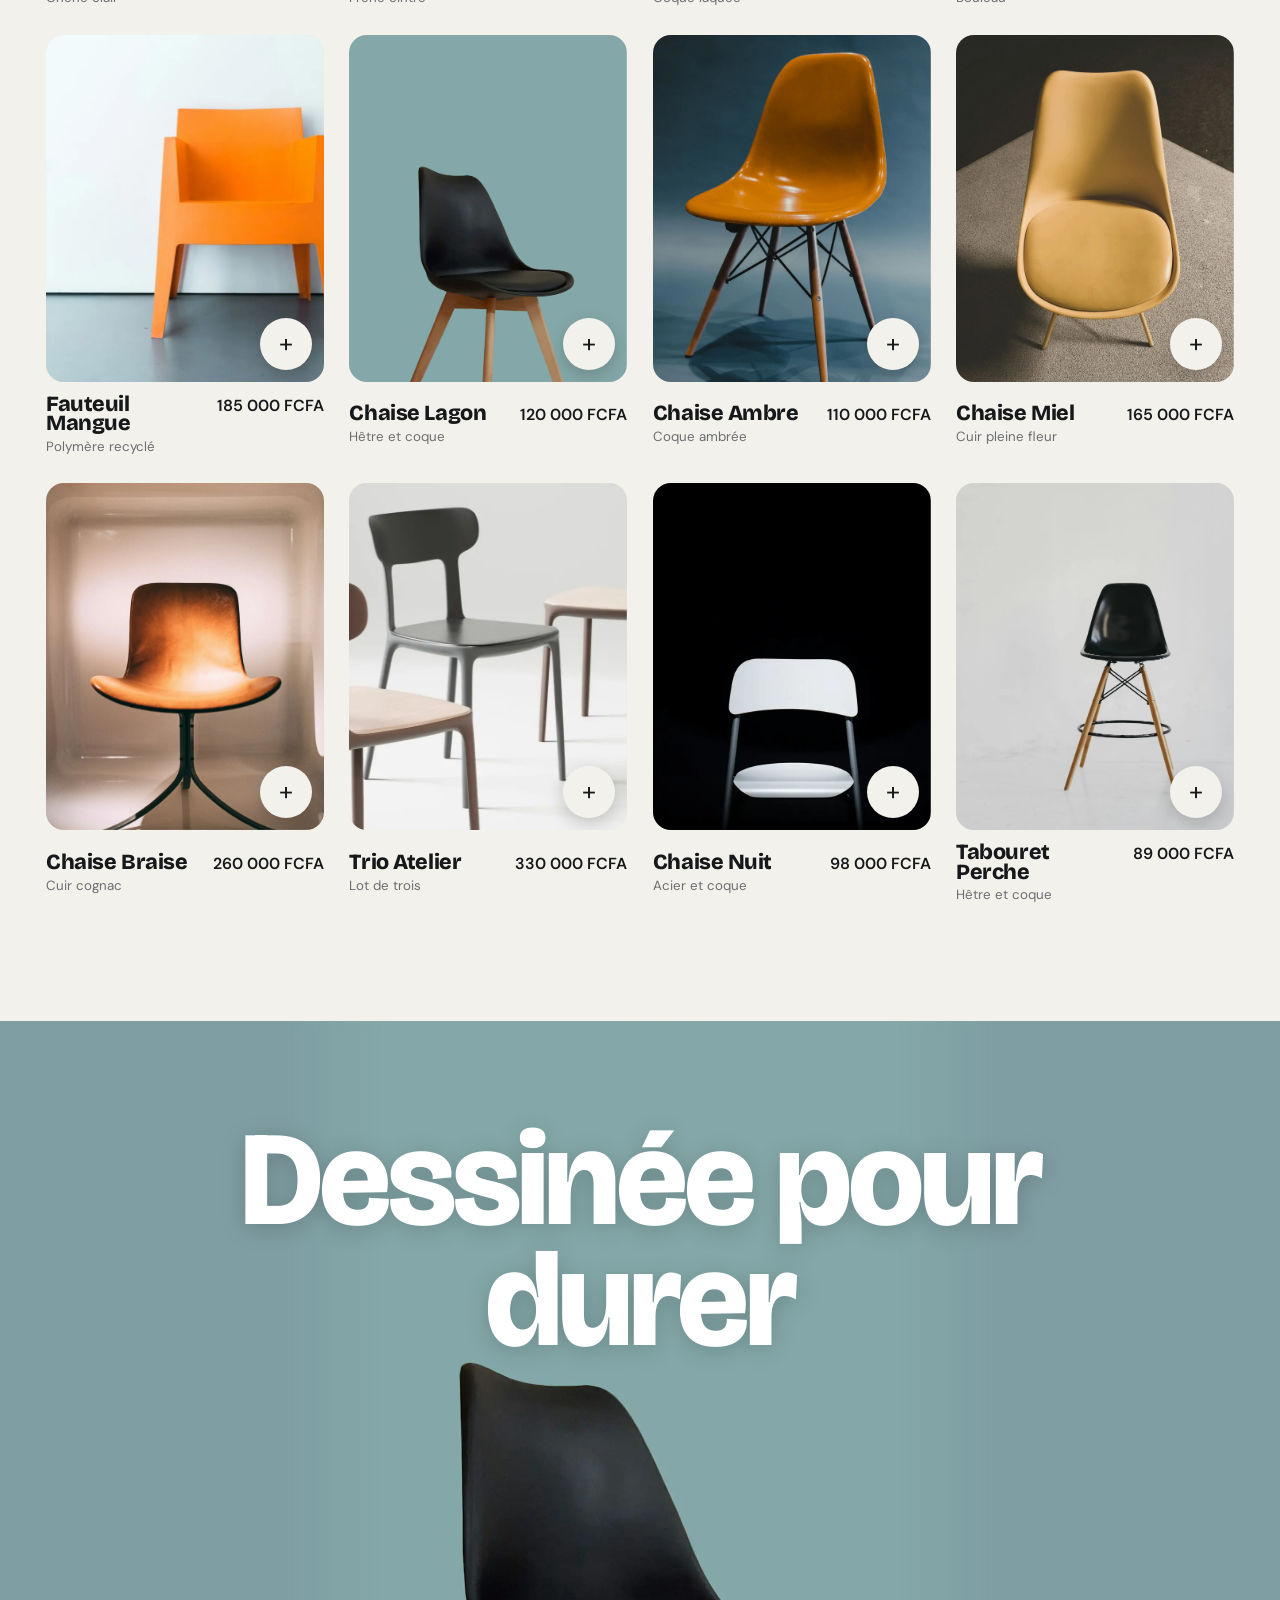
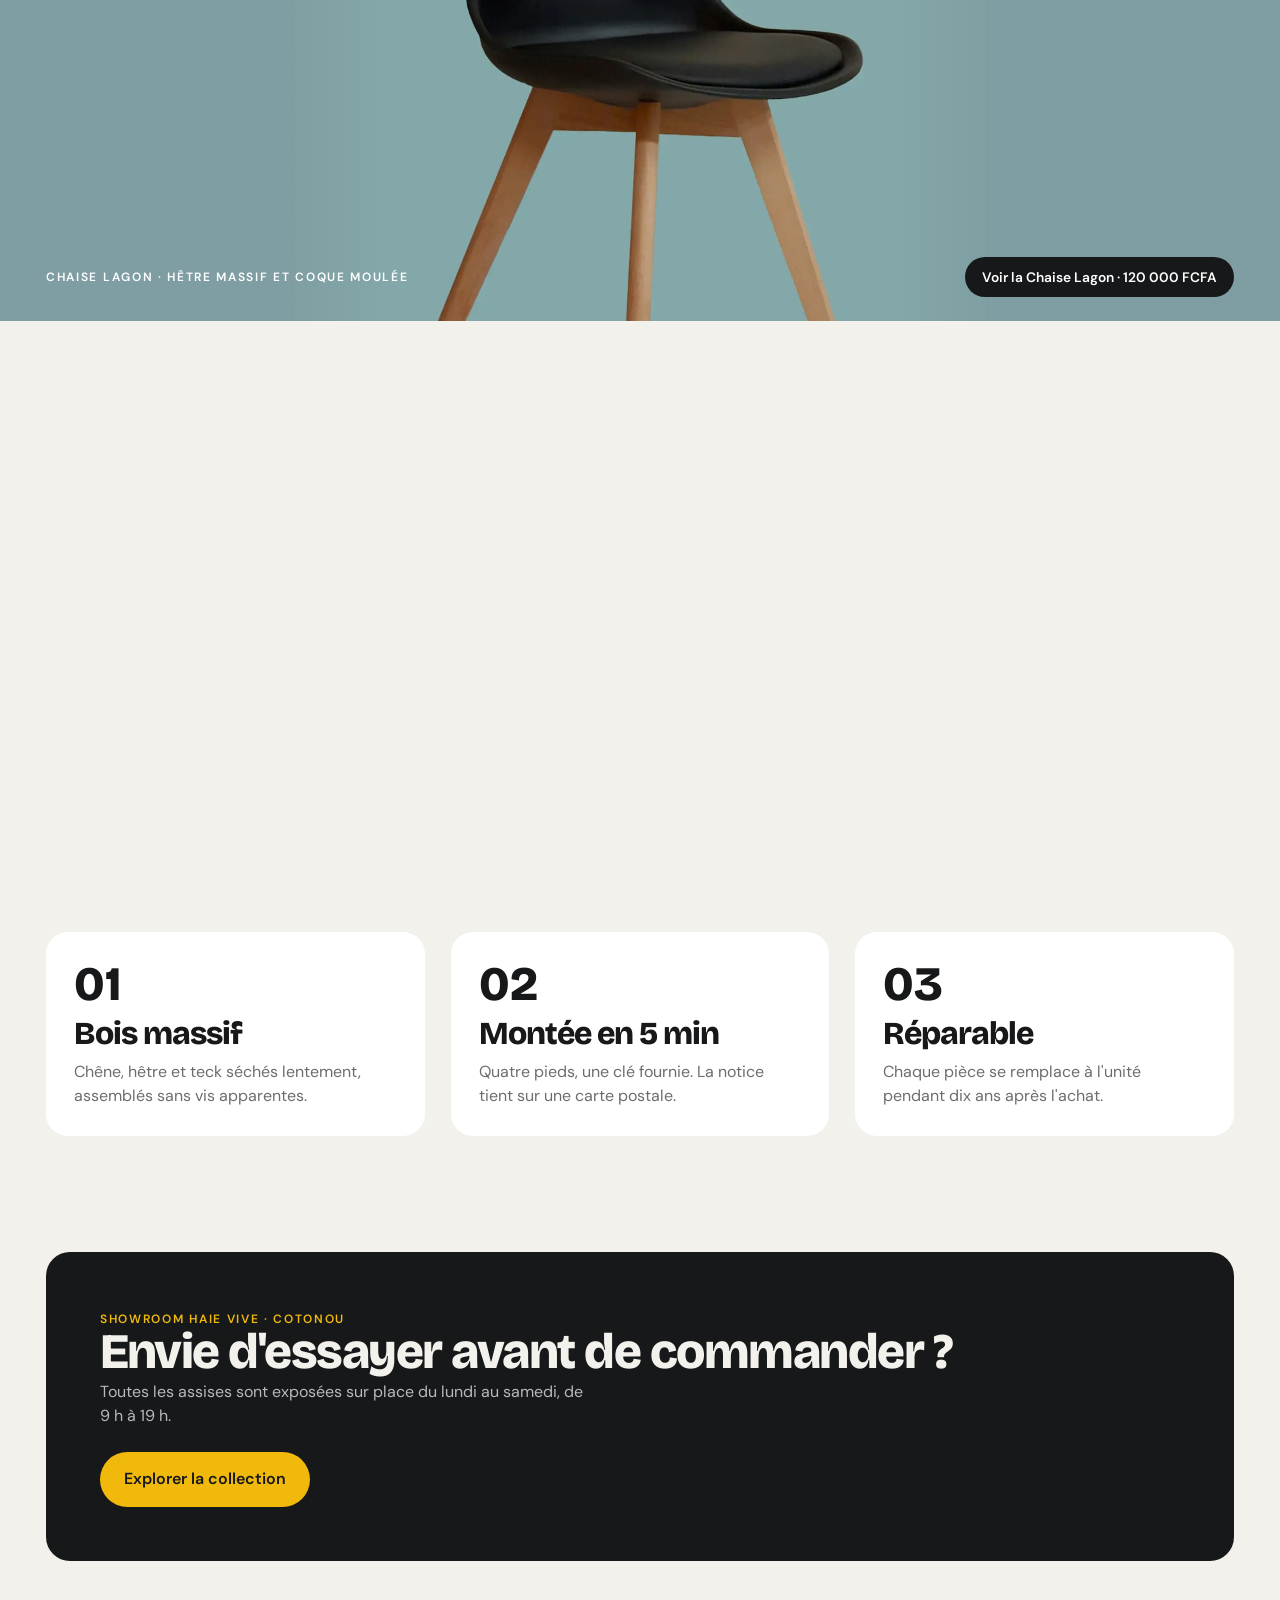
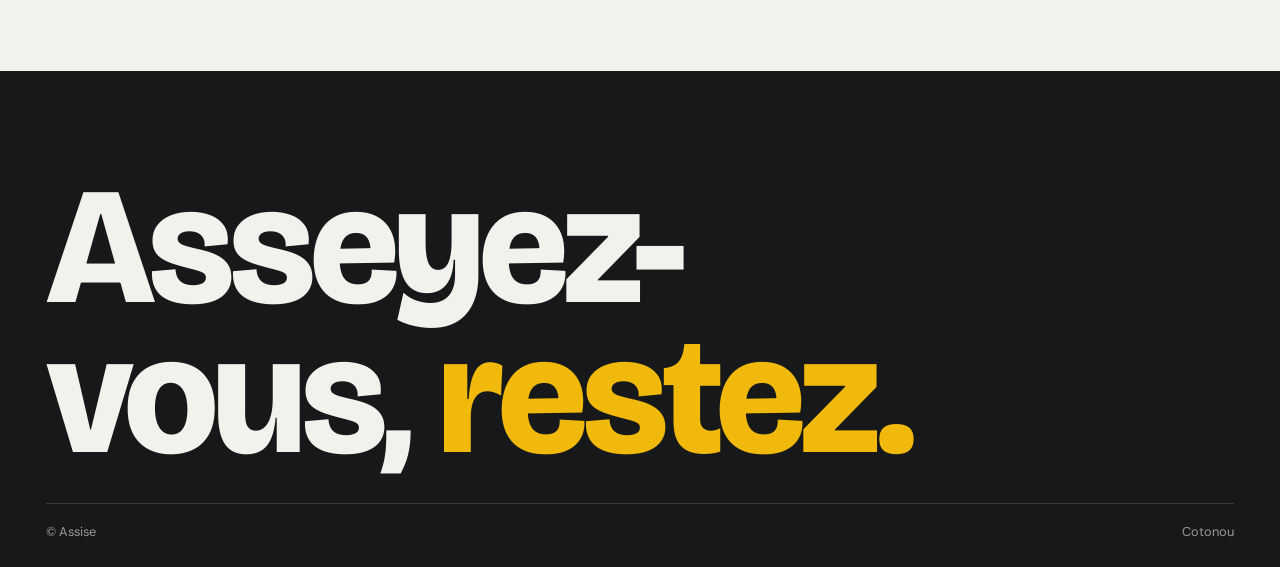
<file: shop/index.html>
<!DOCTYPE html>
<html lang="fr" data-site="shop">
<head>
<meta charset="utf-8">
<meta name="viewport" content="width=device-width, initial-scale=1">
<title>Assise Boutique</title>
<link rel="icon" href="data:,">
<meta name="description" content="Assise, boutique de chaises d'éditeur. vitrine animée, panier, commande.">
<link rel="preconnect" href="https://fonts.googleapis.com">
<link rel="preconnect" href="https://fonts.gstatic.com" crossorigin>
<link href="https://fonts.googleapis.com/css2?family=Bricolage+Grotesque:opsz,wght@12..96,500;12..96,800&family=DM+Sans:wght@400;500;600&display=swap" rel="stylesheet">
<style>
/* Layout idea: chaque chaise apporte sa couleur. La vitrine change de monde par un cercle qui s'ouvre depuis la vignette cliquée ; le reste est blanc cassé et encre. */
:root{
  --paper:#f3f1ec; --ink:#17181a; --mute:#6c6d70; --line:rgba(23,24,26,.14); --pop:#f0b90b; --card:#fff;
  --display:"Bricolage Grotesque","Arial Black",system-ui,sans-serif; --body:"DM Sans",system-ui,-apple-system,"Segoe UI",sans-serif;
  --gut:clamp(16px,3.6vw,52px); color-scheme:light;
}
*{box-sizing:border-box;margin:0}
html{overflow-x:clip}
body{background:var(--paper);color:var(--ink);font:400 1rem/1.5 var(--body)}
img{display:block;max-width:100%}
a{color:inherit;text-decoration:none}
button{font:inherit;color:inherit;cursor:pointer;border:0;background:none}
:focus-visible{outline:3px solid var(--ink);outline-offset:3px}
h1,h2,h3{font-family:var(--display);font-weight:800;line-height:.9;letter-spacing:-.03em;text-wrap:balance}
.tag{font-size:.75rem;letter-spacing:.14em;text-transform:uppercase;font-weight:600}
.pill{display:inline-flex;align-items:center;gap:.6em;padding:.95em 1.5em;border-radius:999px;background:var(--ink);color:var(--paper);font-weight:600;transition:transform .35s cubic-bezier(.3,1.6,.5,1),background .3s,color .3s}
.pill:hover{transform:scale(1.05)}.pill:active{transform:scale(.96)}

/* Nav */
.nav{position:fixed;inset:0 0 auto 0;z-index:50;display:flex;justify-content:space-between;align-items:center;padding:14px var(--gut);color:var(--navfg,var(--ink));transition:color .4s,background .35s,backdrop-filter .35s}
.nav.solid{background:rgba(247,246,243,.88);backdrop-filter:blur(10px);color:var(--ink)!important;border-bottom:1px solid var(--line)}
.nav .logo{font:800 1.5rem/1 var(--display);letter-spacing:-.04em}
.nav ul{display:flex;gap:26px;list-style:none;padding:0;font-weight:500;font-size:.93rem}
@media(max-width:640px){.nav ul{display:none}}
.cartbtn{display:flex;align-items:center;gap:8px;font-weight:600;padding:.6em 1em;border-radius:999px;background:var(--ink);color:var(--paper)}
.cartbtn b{display:grid;place-items:center;min-width:22px;height:22px;border-radius:50%;background:var(--pop);color:#17181a;font-size:.78rem;font-variant-numeric:tabular-nums}
.cartbtn.bump b{animation:bump .5s cubic-bezier(.3,1.8,.5,1)}
@keyframes bump{40%{transform:scale(1.7)}}

/* Vitrine */
.stage{position:relative;height:100svh;min-height:560px;overflow:hidden;color:var(--fg,#17181a);transition:color .6s;background:#e8c22d}
.layer{position:absolute;inset:0;clip-path:circle(0% at 50% 50%)}
.layer.on{clip-path:circle(150% at 50% 50%);z-index:1}
.layer.go{z-index:2;transition:clip-path 1.25s cubic-bezier(.7,0,.2,1)}
.layer img{width:100%;height:100%;object-fit:cover;transform:scale(1.18);transition:transform 2.4s cubic-bezier(.2,.7,.2,1)}
.layer.on img{transform:scale(1)}
.stage-ui{position:absolute;inset:0;z-index:5;display:grid;grid-template-rows:1fr auto;padding:90px var(--gut) 26px;pointer-events:none}
.stage-ui>*{pointer-events:auto}
.stage-txt{align-self:center;display:grid;gap:18px;max-width:min(100%,760px);text-shadow:0 2px 18px rgba(0,0,0,.22)}
.stage h1{font-size:clamp(3.4rem,11vw,10.5rem)}
.stage h1 span{display:block;overflow:hidden;padding-bottom:.08em}
.stage h1 i{display:block;font-style:normal;transition:transform .7s cubic-bezier(.7,0,.2,1)}
.stage h1.out i{transform:translateY(-110%)}
.stage h1.pre i{transform:translateY(110%);transition:none}
.stage-txt p{max-width:36ch;font-size:1.05rem;transition:opacity .4s}
.stage-buy{display:flex;align-items:center;gap:18px;flex-wrap:wrap}
.stage-buy b{font:800 clamp(1.4rem,2.4vw,2rem) var(--display);font-variant-numeric:tabular-nums}
.stage .pill{background:var(--fg,#17181a);color:var(--bgc,#e8c22d)}
.stage-foot{display:flex;justify-content:space-between;align-items:end;gap:18px;flex-wrap:wrap}
.thumbs{display:flex;gap:10px}
.thumbs button{width:clamp(52px,6.4vw,84px);aspect-ratio:1;border-radius:50%;overflow:hidden;position:relative;transition:transform .45s cubic-bezier(.3,1.6,.5,1);box-shadow:0 0 0 2px transparent}
.thumbs button img{width:100%;height:100%;object-fit:cover}
.thumbs button:hover{transform:scale(1.12)}
.thumbs button[aria-current=true]{box-shadow:0 0 0 2px var(--fg,#17181a),0 0 0 5px transparent;transform:scale(1.12)}
.count{font:800 clamp(1rem,1.6vw,1.3rem) var(--display);font-variant-numeric:tabular-nums;display:flex;align-items:center;gap:12px}
.count u{display:block;width:clamp(70px,12vw,170px);height:2px;background:currentColor;opacity:.25;position:relative;text-decoration:none}
.count u::after{content:"";position:absolute;inset:0;background:currentColor;transform-origin:left;transform:scaleX(var(--k,0))}
@media(max-width:640px){.stage-txt{align-self:end;padding-bottom:26px}.layer img{object-position:50% 30%}}

/* Bande */
.strip{background:var(--ink);color:var(--paper);overflow:hidden;white-space:nowrap;padding:16px 0}
.strip div{display:inline-flex;gap:40px;font:800 clamp(1.2rem,2.4vw,1.9rem)/1 var(--display);animation:slide 26s linear infinite}
.strip span::after{content:"●";margin-left:40px;color:var(--pop);font-size:.6em;vertical-align:middle}
@keyframes slide{to{transform:translateX(-33.333%)}}

/* Collection */
.shop{padding:clamp(60px,9vw,130px) var(--gut);display:grid;gap:34px}
.shop-head{display:flex;justify-content:space-between;align-items:end;gap:18px;flex-wrap:wrap}
.shop-head h2{font-size:clamp(2.8rem,8vw,7.5rem)}
.filters{display:flex;gap:8px;flex-wrap:wrap}
.filters button{padding:.55em 1.1em;border-radius:999px;box-shadow:inset 0 0 0 1.5px var(--ink);font-weight:500;font-size:.92rem;transition:background .3s,color .3s}
.filters button[aria-pressed=true]{background:var(--ink);color:var(--paper)}
.grid{display:grid;grid-template-columns:repeat(auto-fill,minmax(min(100%,260px),1fr));gap:clamp(14px,2vw,28px);perspective:1400px}
.prod{display:grid;gap:12px;transition:opacity .45s,transform .6s cubic-bezier(.2,.7,.2,1);cursor:pointer}
.prod.hide{display:none}
.prod .ph{aspect-ratio:4/5;border-radius:18px;overflow:hidden;position:relative;background:#e4e1da;transform-style:preserve-3d;will-change:transform;transition:transform .5s cubic-bezier(.2,.7,.2,1),box-shadow .5s}
.prod .ph:hover{box-shadow:0 30px 50px -24px rgba(23,24,26,.45)}
.prod .ph img{width:100%;height:100%;object-fit:cover;clip-path:inset(0 0 100% 0);transform:scale(1.12);transition:clip-path .65s cubic-bezier(.16,1,.3,1),transform 1s cubic-bezier(.16,1,.3,1)}
.prod.in .ph img{clip-path:inset(0);transform:none}
.prod .ph:hover img{transform:scale(1.1)}
.add{position:absolute;right:12px;bottom:12px;width:52px;height:52px;border-radius:50%;background:var(--paper);color:var(--ink);display:grid;place-items:center;font-size:1.6rem;line-height:1;transform:translateZ(40px);transition:transform .4s cubic-bezier(.3,1.6,.5,1),background .3s,width .4s;box-shadow:0 6px 18px rgba(0,0,0,.18)}
.add:hover{background:var(--pop);transform:translateZ(40px) scale(1.12) rotate(90deg)}
.prod .badge{position:absolute;left:12px;top:12px;background:var(--ink);color:var(--paper);font-size:.7rem;font-weight:600;letter-spacing:.1em;text-transform:uppercase;padding:.45em .8em;border-radius:999px;transform:translateZ(30px)}
.prod .info{display:flex;justify-content:space-between;gap:10px;align-items:baseline}
.prod h3{font-size:1.35rem;letter-spacing:-.02em}
.prod small{color:var(--mute)}
.prod b{font-variant-numeric:tabular-nums;white-space:nowrap;font-weight:600}
.nojs .prod .ph img{clip-path:none;transform:none}

/* Portrait épinglé */
.feat{height:155vh;position:relative}
.feat-s{position:sticky;top:0;height:100svh;overflow:hidden;display:grid;align-content:start;justify-items:center;padding-top:clamp(76px,11vh,120px);background:#7f9ea3;color:#fff}
.feat-img{position:absolute;inset:0;will-change:clip-path}
.feat-img img{width:auto;max-width:100%;height:100%;margin:0 auto;object-fit:contain;object-position:center bottom;will-change:transform;-webkit-mask-image:linear-gradient(90deg,transparent 0%,#000 16%,#000 84%,transparent 100%);mask-image:linear-gradient(90deg,transparent 0%,#000 16%,#000 84%,transparent 100%)}
.feat h2{position:relative;z-index:2;font-size:clamp(2.8rem,10.5vw,9.6rem);text-align:center;padding:0 var(--gut);will-change:transform;text-shadow:0 4px 24px rgba(0,0,0,.18)}
.feat h2 span{display:block;will-change:transform,opacity}
.feat-foot{position:absolute;z-index:2;left:var(--gut);right:var(--gut);bottom:24px;display:flex;justify-content:space-between;align-items:center;gap:12px;flex-wrap:wrap}
.feat-foot .tag{position:static}
.feat-cta{background:#17181a;color:#fff;padding:.72em 1.25em;border-radius:999px;font-weight:600;font-size:.86rem;transition:background .25s,transform .25s}
.feat-cta:hover{background:var(--pop);color:var(--ink)}

/* Bandeau CTA showroom */
.cta-band{margin:0 var(--gut) clamp(60px,9vw,110px);background:var(--ink);color:var(--paper);border-radius:24px;padding:clamp(28px,4.5vw,54px);display:flex;justify-content:space-between;align-items:center;gap:24px;flex-wrap:wrap}
.cta-band h2{font-size:clamp(1.9rem,4vw,3.1rem)}
.cta-band p{color:#b7b9bc;max-width:44ch;margin-top:6px}
.cta-band .pill{background:var(--pop);color:var(--ink)}
.cta-band .pill:hover{background:#fff}

/* Fiche produit modale */
dialog{border:0;padding:0;border-radius:22px;max-width:min(820px,94vw);width:100%;max-height:90vh;overflow:auto;background:var(--paper);color:var(--ink);margin:auto;box-shadow:0 36px 90px -24px rgba(0,0,0,.45)}
dialog::backdrop{background:rgba(23,24,26,.55);backdrop-filter:blur(4px)}
dialog[open]{animation:pop .38s cubic-bezier(.2,.8,.3,1)}
@keyframes pop{from{opacity:0;transform:translateY(14px) scale(.98)}}
.qv{display:grid;grid-template-columns:1fr 1fr}
.qv .pic{aspect-ratio:4/5;background:#e4e1da}
.qv .pic img{width:100%;height:100%;object-fit:cover}
.qv .txt{padding:clamp(22px,3.2vw,36px);display:grid;gap:12px;align-content:center}
.qv h2{font-size:clamp(1.8rem,3.2vw,2.5rem)}
.qv .price{font:800 1.8rem/1 var(--display);font-variant-numeric:tabular-nums}
dialog .x{position:absolute;right:14px;top:14px;width:38px;height:38px;border-radius:50%;background:var(--ink);color:#fff;font-size:1.1rem;z-index:2;display:grid;place-items:center}
@media(max-width:680px){.qv{grid-template-columns:1fr}.qv .pic{aspect-ratio:1}}

/* Trois raisons */
.why{padding:clamp(60px,9vw,130px) var(--gut);display:grid;grid-template-columns:repeat(auto-fit,minmax(min(100%,260px),1fr));gap:clamp(14px,2vw,28px)}
.why article{background:var(--card);border-radius:22px;padding:28px;display:grid;gap:12px;align-content:start;transition:transform .5s cubic-bezier(.3,1.4,.5,1),background .4s}
.why article:hover{transform:translateY(-8px) rotate(-1deg);background:var(--pop)}
.why h3{font-size:2rem}.why p{color:var(--mute)}.why article:hover p{color:var(--ink)}
.why b{font:800 3rem/1 var(--display)}

footer{background:var(--ink);color:var(--paper);padding:clamp(50px,8vw,110px) var(--gut) 26px;display:grid;gap:30px}
footer h2{font-size:clamp(3rem,13vw,13rem)}
footer h2 em{font-style:normal;color:var(--pop)}
footer p{font-size:.8rem;color:#9a9b9d;display:flex;justify-content:space-between;gap:12px;flex-wrap:wrap;border-top:1px solid rgba(255,255,255,.16);padding-top:18px}

/* Panier */
.veil{position:fixed;inset:0;z-index:80;background:rgba(23,24,26,.5);opacity:0;pointer-events:none;transition:opacity .4s}
.veil.on{opacity:1;pointer-events:auto}
.drawer{position:fixed;inset:0 0 0 auto;z-index:90;width:min(100vw,440px);background:var(--paper);display:grid;grid-template-rows:auto 1fr auto;transform:translateX(102%);transition:transform .6s cubic-bezier(.7,0,.2,1);visibility:hidden;overflow-x:hidden}
.drawer.on{transform:none;visibility:visible}
.drawer header{display:flex;justify-content:space-between;align-items:center;padding:20px;border-bottom:1px solid var(--line)}
.drawer header h2{font-size:2rem}
.drawer header button{width:42px;height:42px;border-radius:50%;background:var(--ink);color:var(--paper);font-size:1.2rem}
.items{overflow:auto;padding:8px 20px;display:grid;align-content:start}
.item{display:grid;grid-template-columns:64px minmax(0,1fr) auto;gap:12px;align-items:center;padding:14px 0;border-bottom:1px solid var(--line);animation:itemIn .5s cubic-bezier(.2,.7,.2,1)}
@keyframes itemIn{from{opacity:0;transform:translateX(30px)}}
.item img{width:64px;height:64px;object-fit:cover;border-radius:12px}
.item h3{font-size:1.1rem;letter-spacing:-.01em}.item small{color:var(--mute)}
.qty{display:flex;align-items:center;gap:6px;margin-top:6px}
.qty button{width:28px;height:28px;border-radius:50%;box-shadow:inset 0 0 0 1.5px var(--ink);font-weight:600;line-height:1}
.qty span{min-width:2ch;text-align:center;font-variant-numeric:tabular-nums;font-weight:600}
.item b{font-variant-numeric:tabular-nums;font-weight:600;white-space:nowrap}
.empty{padding:40px 0;color:var(--mute);text-align:center}
.drawer footer{background:none;color:var(--ink);padding:22px;border-top:1px solid var(--line);gap:14px}
.total{display:flex;justify-content:space-between;align-items:baseline;font:800 1.5rem var(--display)}
.total b{font-variant-numeric:tabular-nums}
.drawer .pill{justify-content:center;width:100%}
.note{font-size:.84rem;color:var(--mute);display:none;border:0!important;padding:0!important}.note.on{display:block}
.fly{position:fixed;z-index:100;border-radius:50%;object-fit:cover;pointer-events:none;transition:all .8s cubic-bezier(.5,-.2,.3,1)}

@media(prefers-reduced-motion:reduce){*,*::before,*::after{transition:none!important;animation:none!important}.prod .ph img{clip-path:none;transform:none}}
</style>
<link rel="stylesheet" href="../mobile-compact.css"><script src="../mobile-compact.js" defer></script>
</head>
<body class="nojs">
<header class="nav" id="nav">
  <a class="logo" href="#top">assise®</a>
  <ul><li><a href="#collection">Collection</a></li><li><a href="#matiere">Matière</a></li><li><a href="#atelier">Atelier</a></li></ul>
  <button class="cartbtn" id="cartBtn" aria-label="Ouvrir le panier">Panier <b id="cartN">0</b></button>
</header>

<main id="top">
<section class="stage" id="stage" aria-roledescription="carrousel" aria-label="Chaises à la une">
  <div id="layers"></div>
  <div class="stage-ui">
    <div class="stage-txt">
      <span class="tag" id="sTag"></span>
      <h1 id="sTitle" aria-live="polite"></h1>
      <p id="sDesc"></p>
      <div class="stage-buy"><b id="sPrice"></b><button class="pill" id="sAdd">Ajouter au panier</button></div>
    </div>
    <div class="stage-foot">
      <div class="count"><span id="sNum">01</span><u id="sBar"></u><span id="sTot">05</span></div>
      <div class="thumbs" id="thumbs"></div>
    </div>
  </div>
</section>

<div class="strip" aria-hidden="true"><div><span>Livraison à Cotonou sous 72 h</span><span>Bois certifié</span><span>Garantie 5 ans</span><span>Paiement mobile money</span><span>Livraison à Cotonou sous 72 h</span><span>Bois certifié</span><span>Garantie 5 ans</span><span>Paiement mobile money</span><span>Livraison à Cotonou sous 72 h</span><span>Bois certifié</span><span>Garantie 5 ans</span><span>Paiement mobile money</span></div></div>

<section class="shop" id="collection">
  <div class="shop-head"><h2>La collection</h2>
    <div class="filters" id="filters" role="group" aria-label="Filtrer la collection"><button aria-pressed="true" data-f="tout">Tout</button><button aria-pressed="false" data-f="chaise">Chaises</button><button aria-pressed="false" data-f="fauteuil">Fauteuils</button><button aria-pressed="false" data-f="tabouret">Tabourets</button></div>
  </div>
  <div class="grid" id="grid"></div>
</section>

<section class="feat" id="matiere">
  <div class="feat-s">
    <div class="feat-img"><img src="img/c6.webp" alt="Chaise noire à pieds en bois sur fond bleu canard"></div>
    <h2><span data-x="1">Dessinée pour</span><span data-x="-1">durer</span></h2>
    <div class="feat-foot">
      <span class="tag">Chaise Lagon · hêtre massif et coque moulée</span>
      <button class="feat-cta" id="featBtn" type="button">Voir la Chaise Lagon · 120 000 FCFA</button>
    </div>
  </div>
</section>

<section class="why" id="atelier">
  <article><b>01</b><h3>Bois massif</h3><p>Chêne, hêtre et teck séchés lentement, assemblés sans vis apparentes.</p></article>
  <article><b>02</b><h3>Montée en 5 min</h3><p>Quatre pieds, une clé fournie. La notice tient sur une carte postale.</p></article>
  <article><b>03</b><h3>Réparable</h3><p>Chaque pièce se remplace à l'unité pendant dix ans après l'achat.</p></article>
</section>

<section class="cta-band" aria-label="Showroom">
  <div><span class="tag" style="color:var(--pop)">Showroom Haie Vive · Cotonou</span><h2>Envie d'essayer avant de commander ?</h2><p>Toutes les assises sont exposées sur place du lundi au samedi, de 9 h à 19 h.</p></div>
  <a class="pill" href="#collection">Explorer la collection</a>
</section>
</main>

<dialog id="dlg" aria-labelledby="dlgT"><button class="x" id="dlgX" aria-label="Fermer">×</button><div class="qv" id="qv"></div></dialog>

<footer>
  <h2>Asseyez-vous, <em>restez.</em></h2>
  <p><span>© Assise</span><span>Cotonou</span></p>
</footer>

<div class="veil" id="veil"></div>
<aside class="drawer" id="drawer" aria-label="Panier" aria-hidden="true">
  <header><h2>Panier</h2><button id="drawerX" aria-label="Fermer le panier">×</button></header>
  <div class="items" id="items"></div>
  <footer><div class="total"><span>Total</span><b id="total">0 FCFA</b></div><button class="pill" id="order">Commander</button><p class="note" id="note" role="status">Démonstration : la commande n'est pas envoyée. Dans un vrai site, le paiement mobile money ou carte se fait ici.</p></footer>
</aside>

<script>
(function(){
const $=(s,r=document)=>r.querySelector(s), $$=(s,r=document)=>[...r.querySelectorAll(s)];
const reduce=matchMedia('(prefers-reduced-motion: reduce)').matches;
const clamp=(v,a=0,b=1)=>Math.min(b,Math.max(a,v));
const fcfa=n=>n.toLocaleString('fr-FR').replace(/ | /g,' ')+' FCFA';
document.body.classList.remove('nojs');

const P=[
 {id:'soleil',n:'Chaise Soleil',m:'Chêne clair',p:145000,img:'c1',t:'chaise',fg:'#1d1a08',bg:'#e9c42e',tag:'Nouveauté',d:'Dossier en contreplaqué cintré et piètement en chêne clair. Légère, empilable par quatre.'},
 {id:'ruban',n:'Fauteuil Ruban',m:'Frêne cintré',p:420000,img:'c2',t:'fauteuil',fg:'#17181a',bg:'#d9d8d6',tag:'Pièce signature',d:'Vingt lames de frêne courbées à la vapeur forment l\'assise et le dossier d\'un seul geste.'},
 {id:'vague',n:'Chaise Vague',m:'Coque laquée',p:310000,img:'c3',t:'chaise',fg:'#f3f1ec',bg:'#141416',tag:'Édition limitée',d:'Une seule coque en porte-à-faux, laquée blanc brillant. Aucune vis, aucun pied.'},
 {id:'lilas',n:'Chaise Lilas',m:'Bouleau',p:135000,img:'c4',t:'chaise',fg:'#221c26',bg:'#e2dce6',tag:'Best-seller',d:'La chaise de tous les jours : bouleau massif, assise large et dossier souple.'},
 {id:'mangue',n:'Fauteuil Mangue',m:'Polymère recyclé',p:185000,img:'c5',t:'fauteuil',fg:'#17181a',bg:'#eaf1f3',tag:'Intérieur / extérieur',d:'Monobloc teinté dans la masse, il supporte la pluie, le soleil et les enfants.'},
 {id:'lagon',n:'Chaise Lagon',m:'Hêtre et coque',p:120000,img:'c6',t:'chaise'},
 {id:'ambre',n:'Chaise Ambre',m:'Coque ambrée',p:110000,img:'c7',t:'chaise'},
 {id:'miel',n:'Chaise Miel',m:'Cuir pleine fleur',p:165000,img:'c8',t:'chaise'},
 {id:'braise',n:'Chaise Braise',m:'Cuir cognac',p:260000,img:'c9',t:'chaise',badge:'Atelier'},
 {id:'trio',n:'Trio Atelier',m:'Lot de trois',p:330000,img:'c10',t:'chaise',badge:'Lot'},
 {id:'nuit',n:'Chaise Nuit',m:'Acier et coque',p:98000,img:'c11',t:'chaise'},
 {id:'perche',n:'Tabouret Perche',m:'Hêtre et coque',p:89000,img:'c12',t:'tabouret'}
];
const H=P.slice(0,5);

/* ---------- Vitrine ---------- */
const stage=$('#stage'), layers=$('#layers'), thumbs=$('#thumbs'), title=$('#sTitle'), nav=$('#nav');
layers.innerHTML=H.map((p,i)=>`<div class="layer${i?'':' on'}"><img src="img/${p.img}.webp" alt="${p.n}, ${p.m}" ${i?'loading="lazy"':'fetchpriority="high"'}></div>`).join('');
thumbs.innerHTML=H.map((p,i)=>`<button aria-label="${p.n}" aria-current="${!i}" data-i="${i}"><img src="img/${p.img}.webp" alt=""></button>`).join('');
const L=$$('.layer',layers); let cur=0, lock=false, t0=performance.now(); const DUR=6500;
const words=n=>n.split(' ').map(w=>`<span><i>${w}</i></span>`).join('');
function paint(i){const p=H[i]; $('#sTag').textContent=p.tag; title.innerHTML=words(p.n); $('#sDesc').textContent=p.d; $('#sPrice').textContent=fcfa(p.p); $('#sNum').textContent=String(i+1).padStart(2,'0');
  stage.style.setProperty('--fg',p.fg); stage.style.setProperty('--bgc',p.bg); if(scrollY<innerHeight*.7) nav.style.setProperty('--navfg',p.fg);
  $$('button',thumbs).forEach((b,k)=>b.setAttribute('aria-current',k===i));}
paint(0);
function show(i,x,y){
  if(lock||i===cur) return; lock=true; t0=performance.now();
  const r=stage.getBoundingClientRect(); const ox=x==null?50:((x-r.left)/r.width*100), oy=y==null?50:((y-r.top)/r.height*100);
  const nx=L[i], old=L[cur];
  if(reduce){old.classList.remove('on');nx.classList.add('on');cur=i;paint(i);lock=false;return;}
  nx.style.clipPath=`circle(0% at ${ox}% ${oy}%)`; nx.classList.add('go'); void nx.offsetWidth;
  nx.style.clipPath=`circle(150% at ${ox}% ${oy}%)`; nx.classList.add('on');
  title.classList.add('out'); $('#sDesc').style.opacity=0;
  setTimeout(()=>{cur=i; paint(i); title.classList.remove('out'); title.classList.add('pre'); void title.offsetWidth; title.classList.remove('pre'); $('#sDesc').style.opacity=1;},520);
  setTimeout(()=>{old.classList.remove('on'); old.style.clipPath=''; nx.classList.remove('go'); nx.style.clipPath=''; lock=false;},1300);
}
thumbs.addEventListener('click',e=>{const b=e.target.closest('button'); if(!b)return; const r=b.getBoundingClientRect(); show(+b.dataset.i,r.left+r.width/2,r.top+r.height/2);});
let paused=false; stage.addEventListener('pointerenter',()=>paused=true); stage.addEventListener('pointerleave',()=>{paused=false;t0=performance.now();});
stage.addEventListener('focusin',()=>paused=true);

/* ---------- Collection ---------- */
const grid=$('#grid');
grid.innerHTML=P.map(p=>`<article class="prod" data-t="${p.t}"><div class="ph">${p.badge||p.tag?`<span class="badge">${p.badge||p.tag}</span>`:''}<img src="img/${p.img}.webp" alt="${p.n}, ${p.m}"><button class="add" data-id="${p.id}" aria-label="Ajouter ${p.n} au panier">+</button></div><div class="info"><div><h3>${p.n}</h3><small>${p.m}</small></div><b>${fcfa(p.p)}</b></div></article>`).join('');
const io=new IntersectionObserver(es=>es.forEach(e=>{if(e.isIntersecting){const k=[...grid.children].indexOf(e.target)%4; setTimeout(()=>e.target.classList.add('in'),k*55); io.unobserve(e.target);}}),{rootMargin:'220px 0px',threshold:.01});
$$('.prod').forEach(p=>io.observe(p));
if(matchMedia('(hover:hover) and (pointer:fine)').matches&&!reduce) $$('.prod .ph').forEach(ph=>{
  ph.addEventListener('pointermove',e=>{const r=ph.getBoundingClientRect(); const x=(e.clientX-r.left)/r.width-.5, y=(e.clientY-r.top)/r.height-.5; ph.style.transform=`rotateY(${x*14}deg) rotateX(${-y*14}deg) translateZ(10px)`; ph.style.transition='transform .08s';});
  ph.addEventListener('pointerleave',()=>{ph.style.transition='';ph.style.transform='';});
});
$('#filters').addEventListener('click',e=>{const b=e.target.closest('button'); if(!b)return; $$('#filters button').forEach(x=>x.setAttribute('aria-pressed',x===b)); $$('.prod').forEach(p=>{p.classList.toggle('hide',b.dataset.f!=='tout'&&p.dataset.t!==b.dataset.f); p.classList.add('in');});});

/* ---------- Panier ---------- */
const cart=new Map(), drawer=$('#drawer'), veil=$('#veil'), cartBtn=$('#cartBtn');
function render(){
  let n=0,t=0; const rows=[];
  cart.forEach((q,id)=>{const p=P.find(x=>x.id===id); n+=q; t+=q*p.p; rows.push(`<div class="item"><img src="img/${p.img}.webp" alt=""><div><h3>${p.n}</h3><small>${p.m}</small><div class="qty"><button data-q="-1" data-id="${id}" aria-label="Retirer une ${p.n}">−</button><span>${q}</span><button data-q="1" data-id="${id}" aria-label="Ajouter une ${p.n}">+</button></div></div><b>${fcfa(q*p.p)}</b></div>`);});
  $('#items').innerHTML=rows.join('')||'<p class="empty">Votre panier est vide.<br>Ajoutez une chaise avec le bouton +.</p>';
  $('#cartN').textContent=n; $('#total').textContent=fcfa(t); $('#note').classList.remove('on');
}
function open(o){drawer.classList.toggle('on',o);veil.classList.toggle('on',o);drawer.setAttribute('aria-hidden',!o); if(o)$('#drawerX').focus();}
function add(id,fromEl){
  cart.set(id,(cart.get(id)||0)+1); render();
  cartBtn.classList.remove('bump'); void cartBtn.offsetWidth; cartBtn.classList.add('bump');
  if(reduce||!fromEl) return;
  const p=P.find(x=>x.id===id), a=fromEl.getBoundingClientRect(), b=cartBtn.getBoundingClientRect(), f=new Image();
  const s=Math.min(a.width,a.height,260); f.src=`img/${p.img}.webp`; f.className='fly'; f.alt='';
  Object.assign(f.style,{left:a.left+a.width/2-s/2+'px',top:a.top+a.height/2-s/2+'px',width:s+'px',height:s+'px',opacity:1});
  document.body.appendChild(f); void f.offsetWidth;
  Object.assign(f.style,{left:b.right-34+'px',top:b.top+b.height/2-12+'px',width:'24px',height:'24px',opacity:.4,transform:'rotate(200deg)'});
  setTimeout(()=>f.remove(),820);
}
const dlg=$('#dlg');
function openQV(id){
  const p=P.find(x=>x.id===id); if(!p)return;
  $('#qv').innerHTML=`<div class="pic"><img src="img/${p.img}.webp" alt="${p.n}"></div>
    <div class="txt"><span class="tag">${p.badge||p.tag||p.t}</span><h2 id="dlgT">${p.n}</h2>
    <p style="color:var(--mute)">${p.d||'Structure '+p.m.toLowerCase()+', garantie 5 ans, livrée montée ou en 5 minutes.'}</p>
    <div class="price">${fcfa(p.p)}</div>
    <button class="pill" id="dlgAdd">Ajouter au panier</button></div>`;
  $('#dlgAdd').onclick=()=>{add(id,$('#dlgAdd'));dlg.close();};
  dlg.showModal();
}
$('#dlgX').onclick=()=>dlg.close();
dlg.onclick=e=>{if(e.target===dlg)dlg.close();};
$('#featBtn').onclick=()=>openQV('lagon');
grid.addEventListener('click',e=>{
  const b=e.target.closest('.add');
  if(b){add(b.dataset.id,b.closest('.ph'));return;}
  const card=e.target.closest('.prod');
  if(card){const id=card.querySelector('.add')?.dataset.id; if(id)openQV(id);}
});
$('#sAdd').addEventListener('click',()=>add(H[cur].id,$('#sAdd')));
cartBtn.onclick=()=>open(true); $('#drawerX').onclick=veil.onclick=()=>open(false);
addEventListener('keydown',e=>{if(e.key==='Escape')open(false);});
$('#items').addEventListener('click',e=>{const b=e.target.closest('[data-q]'); if(!b)return; const q=(cart.get(b.dataset.id)||0)+ +b.dataset.q; q>0?cart.set(b.dataset.id,q):cart.delete(b.dataset.id); render();});
$('#order').onclick=()=>{
  const n=$('#note');
  if(!cart.size){n.textContent="Votre panier est vide : ajoutez d'abord une chaise.";n.classList.add('on');return;}
  const ref='AS-'+Math.floor(1000+Math.random()*9000);
  n.textContent=`Commande ${ref} enregistrée en local (${$('#total').textContent}). Démonstration sans paiement réel.`;
  n.classList.add('on');
};
render();

/* ---------- Boucle ---------- */
const feat=$('#matiere'), fi=$('.feat-img'), fim=$('.feat-img img'), fs=$$('.feat h2 span'), bar=$('#sBar');
function loop(t){
  const vh=innerHeight;
  nav.classList.toggle('solid',scrollY>vh*.75);
  if(!paused&&!lock&&scrollY<vh*.5&&!reduce&&!drawer.classList.contains('on')){const k=(t-t0)/DUR; bar.style.setProperty('--k',clamp(k)); if(k>=1)show((cur+1)%H.length);} else if(paused||scrollY>=vh*.5){t0=t-(parseFloat(bar.style.getPropertyValue('--k'))||0)*DUR;}
  nav.style.setProperty('--navfg',scrollY<vh*.7?H[cur].fg:(()=>{const r=feat.getBoundingClientRect();return r.top<40&&r.bottom>40?'#fff':'#17181a';})());
  if(!reduce){
    const r=feat.getBoundingClientRect(); if(r.top<vh&&r.bottom>0){const p=clamp(-r.top/(r.height-vh)); const e=1-Math.pow(1-p,2.4);
      fi.style.clipPath=`circle(${18+e*88}% at 50% 62%)`; fim.style.transform=`scale(${1.1-.1*e})`;
      fs.forEach(s=>{s.style.transform=`translateX(${(1-e)*+s.dataset.x*10}vw) scale(${.92+.08*e})`; s.style.opacity=(.15+.85*e).toFixed(3);});}
  }
  requestAnimationFrame(loop);
}
requestAnimationFrame(loop);
$$('.nav a[href^="#"]').forEach(a=>a.addEventListener('click',e=>{const t=$(a.getAttribute('href')); if(t){e.preventDefault();t.scrollIntoView({behavior:reduce?'auto':'smooth'});}}));
})();
</script>
</body>
</html>
</file>
<file: mobile-compact.css>
/* MODE COMPACT MOBILE : outil partagé par les sites de démonstration.
   Sur téléphone (≤ 700 px) : les longues grilles de cartes deviennent des rangées
   qu'on fait glisser du doigt, et les sections « épinglées » raccourcissent.
   Chaque site déclare son nom avec <html data-site="..."> ; on règle ici ce qui change. */
@media (max-width:700px){

/* 1. Grilles de cartes -> rangées glissantes (une carte + un aperçu de la suivante) */
html[data-site=kasa] .cards,
html[data-site=ebene] .rail,
html[data-site=ebene] .serv-grid,
html[data-site=ebene] .gal-grid,
html[data-site=kubik] :has(> .mod),
html[data-site=kubik] .ref-grid,
html[data-site=baingres] .grid,
html[data-site=baingres] .cats,
html[data-site=shop] .grid{
  display:flex!important;flex-direction:row!important;flex-wrap:nowrap!important;
  overflow-x:auto;overflow-y:hidden;scroll-snap-type:x mandatory;-webkit-overflow-scrolling:touch;overscroll-behavior-x:contain;
  gap:12px!important;margin-inline:calc(var(--gut,16px)*-1)!important;padding-inline:var(--gut,16px)!important;scroll-padding-inline:var(--gut,16px);padding-bottom:14px;
  scrollbar-width:none;transform:none!important;width:auto!important;height:auto!important;perspective:none!important;
}
html[data-site=kasa] .cards::-webkit-scrollbar,
html[data-site=ebene] .rail::-webkit-scrollbar,
html[data-site=ebene] .serv-grid::-webkit-scrollbar,
html[data-site=ebene] .gal-grid::-webkit-scrollbar,
html[data-site=kubik] :has(> .mod)::-webkit-scrollbar,
html[data-site=kubik] .ref-grid::-webkit-scrollbar,
html[data-site=baingres] .grid::-webkit-scrollbar,
html[data-site=baingres] .cats::-webkit-scrollbar,
html[data-site=shop] .grid::-webkit-scrollbar{display:none}
html[data-site=kasa] .cards>*,
html[data-site=ebene] .rail>*,
html[data-site=ebene] .serv-grid>*,
html[data-site=ebene] .gal-grid>*,
html[data-site=kubik] :has(> .mod)>.mod,
html[data-site=kubik] .ref-grid>*,
html[data-site=baingres] .grid>*,
html[data-site=baingres] .cats>*,
html[data-site=shop] .grid>*{
  flex:0 0 78%!important;min-width:0;max-width:78%;scroll-snap-align:start;grid-column:auto!important;grid-row:auto!important;margin:0!important;
}
html[data-site=ebene] .gal-grid>*{flex-basis:70%!important;max-width:70%}

/* 2. Sections « épinglées » : moins de défilement à faire */
html[data-site=goi] .chap{height:250vh!important}
html[data-site=shop] .feat{height:115vh!important}
html[data-site=studio] .zoom{height:115vh!important}
html[data-site=studio] .ap-list{padding-bottom:30px!important}

/* GOI : la frise « chantiers » devient une rangée glissante native */
html[data-site=goi] .hz{height:auto!important}
html[data-site=goi] .hz-sticky{position:static!important;height:auto!important;padding:56px 0 40px!important;overflow:visible!important}
html[data-site=goi] .hz-track{width:auto!important;transform:none!important;overflow-x:auto;scroll-snap-type:x mandatory;-webkit-overflow-scrolling:touch;scrollbar-width:none;padding-bottom:12px}
html[data-site=goi] .hz-track::-webkit-scrollbar{display:none}
html[data-site=goi] .hz-track>*{scroll-snap-align:start;flex:0 0 78%}

/* 3. Moins d'air entre les sections */
html[data-site] section:not(.hero):not([class*=hero]){scroll-margin-top:64px}
html[data-site=kasa] .annonces,html[data-site=ebene] .chambres,html[data-site=ebene] .services,html[data-site=kubik] .gammes,html[data-site=shop] .collection,html[data-site=studio] .projets{padding-block:48px!important}

/* 4. Défilement plus fluide sur écran tactile */
html[data-site]{-webkit-text-size-adjust:100%;scroll-behavior:auto}
html[data-site] img{content-visibility:auto}

/* 5. Blocs repliables (voir mobile-compact.js) */
html[data-site] .mf-h{display:flex;width:100%;justify-content:space-between;align-items:center;gap:12px;padding:14px 0;margin:6px 0 0;background:none;border:0;border-top:1px solid rgba(128,128,128,.28);color:inherit;font:inherit;font-weight:600;text-align:left;cursor:pointer}
html[data-site] .mf-h i{font-style:normal;flex:none;width:30px;height:30px;border-radius:50%;display:grid;place-items:center;background:currentColor;transition:transform .3s}
html[data-site] .mf-h i::before{content:"";}
html[data-site] .mf-h i{color:inherit;background:rgba(128,128,128,.18)}
html[data-site] .mf-h.mf-on i{transform:rotate(180deg)}
html[data-site] .mf-body:not(.mf-open){display:none!important}
html[data-site] .mf-h.mf-col{border-top:1px solid rgba(128,128,128,.22);margin:0;padding:12px 0;font-size:.95rem}
html[data-site] footer .fcols,html[data-site] footer .fgrid{gap:0!important;grid-template-columns:1fr!important}
html[data-site] footer .mf-body{padding:0 0 12px;display:grid;gap:6px}

/* 6. Corrections site par site */
/* GOI */
html[data-site=goi] .hero-in .eyebrow,html[data-site=goi] .hero .eyebrow{line-height:1.35}
html[data-site=goi] .hz-track{padding-inline:var(--gut,16px)!important;scroll-padding-inline:var(--gut,16px)}
html[data-site=goi] .acc-row .pic{aspect-ratio:16/7!important;height:auto!important}
html[data-site=goi] .acc-row article{gap:10px!important}
/* KASA : les arches ne recouvrent plus le texte */
html[data-site=kasa] .arch{--y:0%!important}
html[data-site=kasa] .arches{margin-top:14px!important}
html[data-site=kasa] .arch:nth-child(3){max-width:none}
/* KUBIK : le bouton du haut ne dépasse plus de l'écran */
html[data-site=kubik] .nav .btn,html[data-site=kubik] .nav a.btn{padding:.6em .9em!important;font-size:.82rem!important;white-space:nowrap}
html[data-site=kubik] .nav{gap:10px!important}
html[data-site=kubik] .nav .brand small,html[data-site=kubik] .nav .logo small{display:none}
/* BAIN & GRÈS : accueil épuré */
html[data-site=baingres] .hero-bar,
html[data-site=baingres] .spec-tbl,
html[data-site=baingres] .mosaic,
html[data-site=baingres] .strip,
html[data-site=baingres] #selection .count,
html[data-site=baingres] .pro .pic,
html[data-site=baingres] .map-wrap{display:none!important}
html[data-site=baingres] .hero-grid{grid-template-columns:1fr!important;min-height:0!important}
html[data-site=baingres] .hero{padding-bottom:28px!important}
html[data-site=baingres] .shop-head{flex-direction:column;align-items:flex-start!important;gap:10px}
html[data-site=baingres] .why{display:grid!important;grid-template-columns:1fr 1fr!important;gap:10px!important}
html[data-site=baingres] .why article{padding:16px!important}
html[data-site=baingres] .why article p{display:none}
html[data-site=baingres] .why b{font-size:1.6rem!important}
html[data-site=baingres] .why h3{font-size:1rem!important}
html[data-site=baingres] .visit{gap:10px!important}
/* ASSISE */
html[data-site=shop] .why{display:grid!important;grid-template-columns:1fr!important;gap:8px!important}
html[data-site=shop] .why>*{padding:16px 18px!important}
html[data-site=shop] .why>* p{font-size:.9rem}
/* STUDIO : grille de projets en 2 colonnes, images toujours visibles */
html[data-site=studio] .pgrid{grid-template-columns:1fr 1fr!important;gap:12px!important}
html[data-site=studio] .pcard,html[data-site=studio] .pcard.half{grid-column:auto!important}
html[data-site=studio] .pcard.big{grid-column:1/-1!important}
html[data-site=studio] .pcard .shot,html[data-site=studio] .pcard.half .shot{aspect-ratio:4/5!important}
html[data-site=studio] .pcard .shot img{clip-path:none!important;transform:none!important}
html[data-site=studio] .pcard .shot::after{display:none}
html[data-site=studio] .pmeta{flex-direction:column;align-items:flex-start!important;gap:2px}
html[data-site=studio] .pmeta h3{font-size:1.15rem!important}
html[data-site=studio] .pmeta span{font-size:.75rem}
html[data-site=studio] body{overflow-x:hidden}
}@media (max-width:700px){
html[data-site=shop] .why article{display:grid!important;grid-template-columns:auto 1fr;column-gap:14px;align-items:baseline}
html[data-site=shop] .why article b{font-size:1.4rem!important;grid-row:span 2}
html[data-site=shop] .why article h3{font-size:1.15rem!important}
html[data-site=shop] .why article p{grid-column:2;margin:0}
}
@media (max-width:700px){
html[data-site=ebene] .rail{margin-inline:0!important}
html[data-site=studio] .pcard.big{grid-column:auto!important}
html[data-site] .mf-h i{width:32px;height:32px;font-size:1.05rem;font-weight:700}
}
@media (max-width:700px){
/* ASSISE : la section « Dessinée pour durer » devient une image fixe, sans animation au défilement */
html[data-site=shop] .feat{height:auto!important}
html[data-site=shop] .feat-s{position:relative!important;height:86svh!important}
html[data-site=shop] .feat-img{clip-path:none!important}
html[data-site=shop] .feat-img img{transform:none!important}
html[data-site=shop] .feat h2,html[data-site=shop] .feat h2 span{transform:none!important;opacity:1!important}
/* BAIN & GRÈS, catalogue : grille de 2 produits par ligne au lieu d'un carrousel */
html[data-site=baingres] #grid{display:grid!important;grid-template-columns:1fr 1fr!important;overflow:visible!important;margin-inline:0!important;padding-inline:0!important;gap:10px!important}
html[data-site=baingres] #grid>*{flex:none!important;max-width:none!important}
html[data-site=baingres] #grid h3{font-size:.95rem!important}
html[data-site=baingres] .sidebar{margin-top:0}
}
</file>
